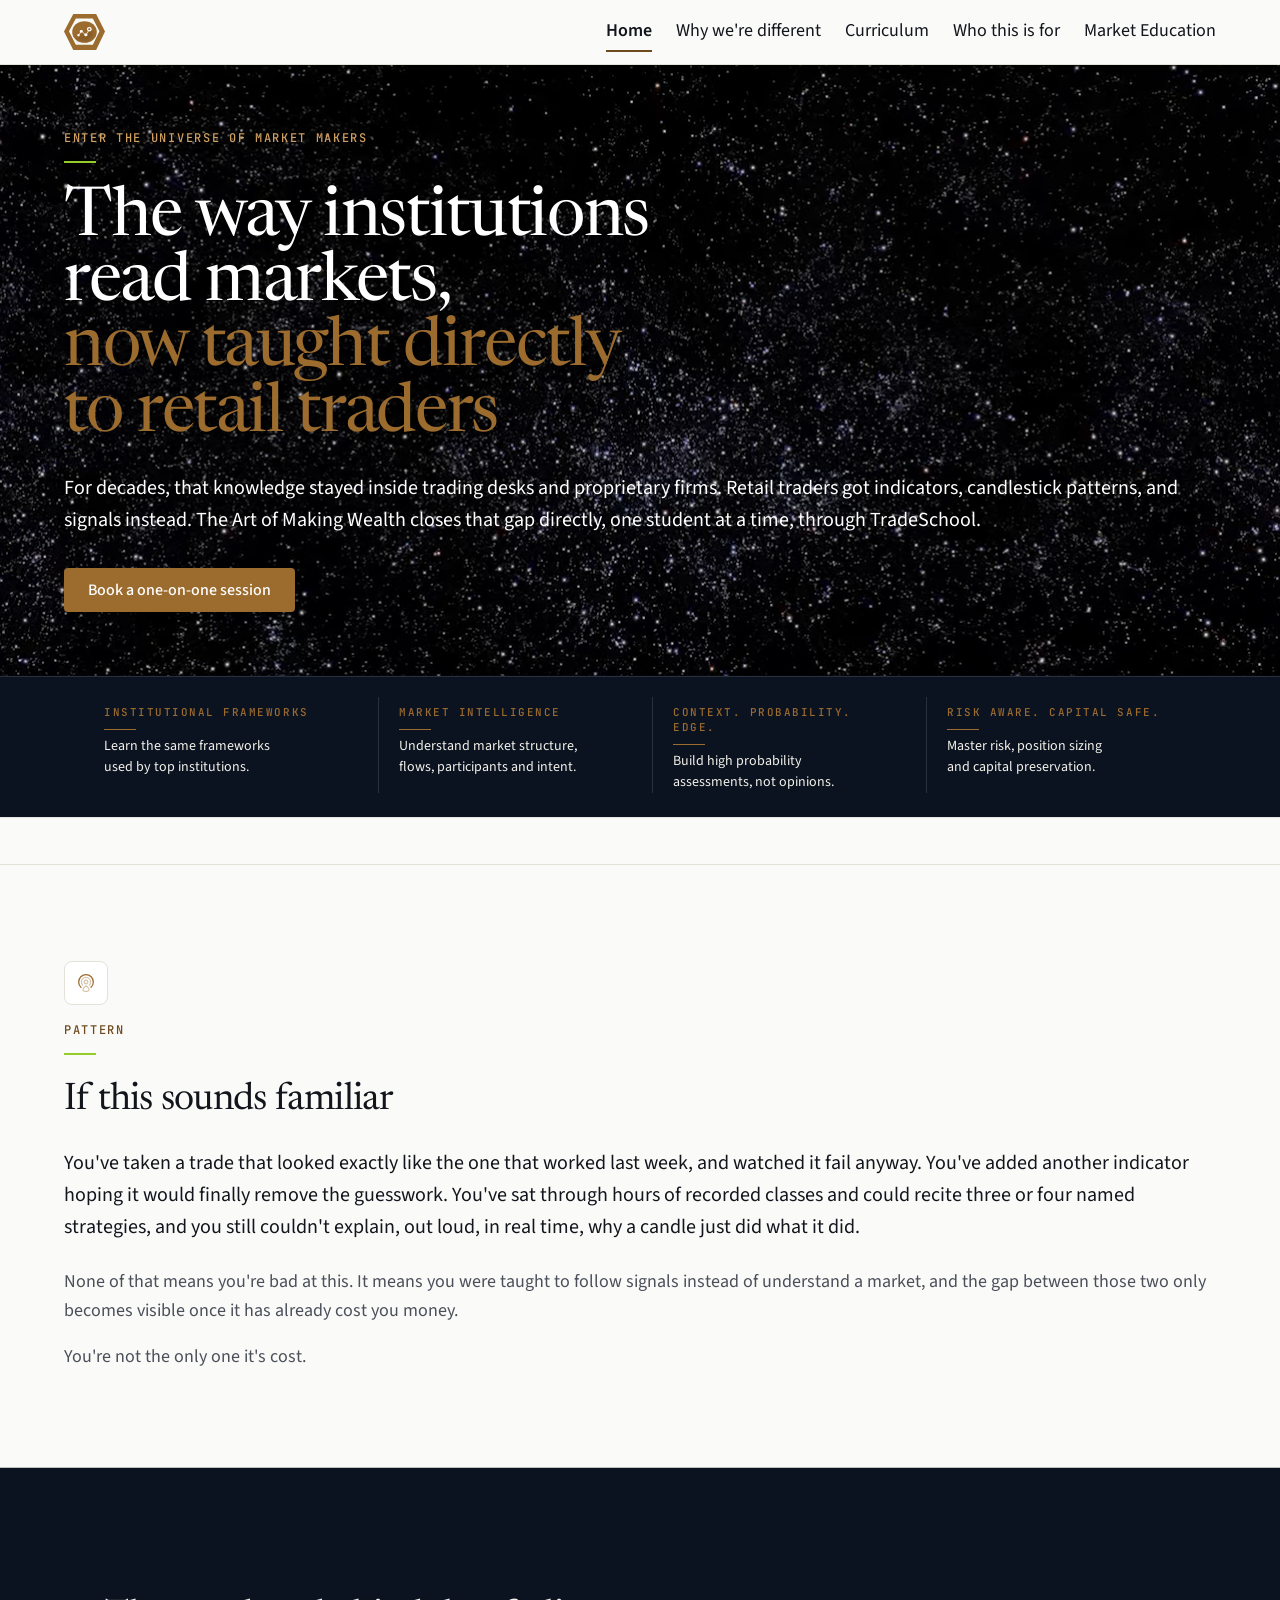
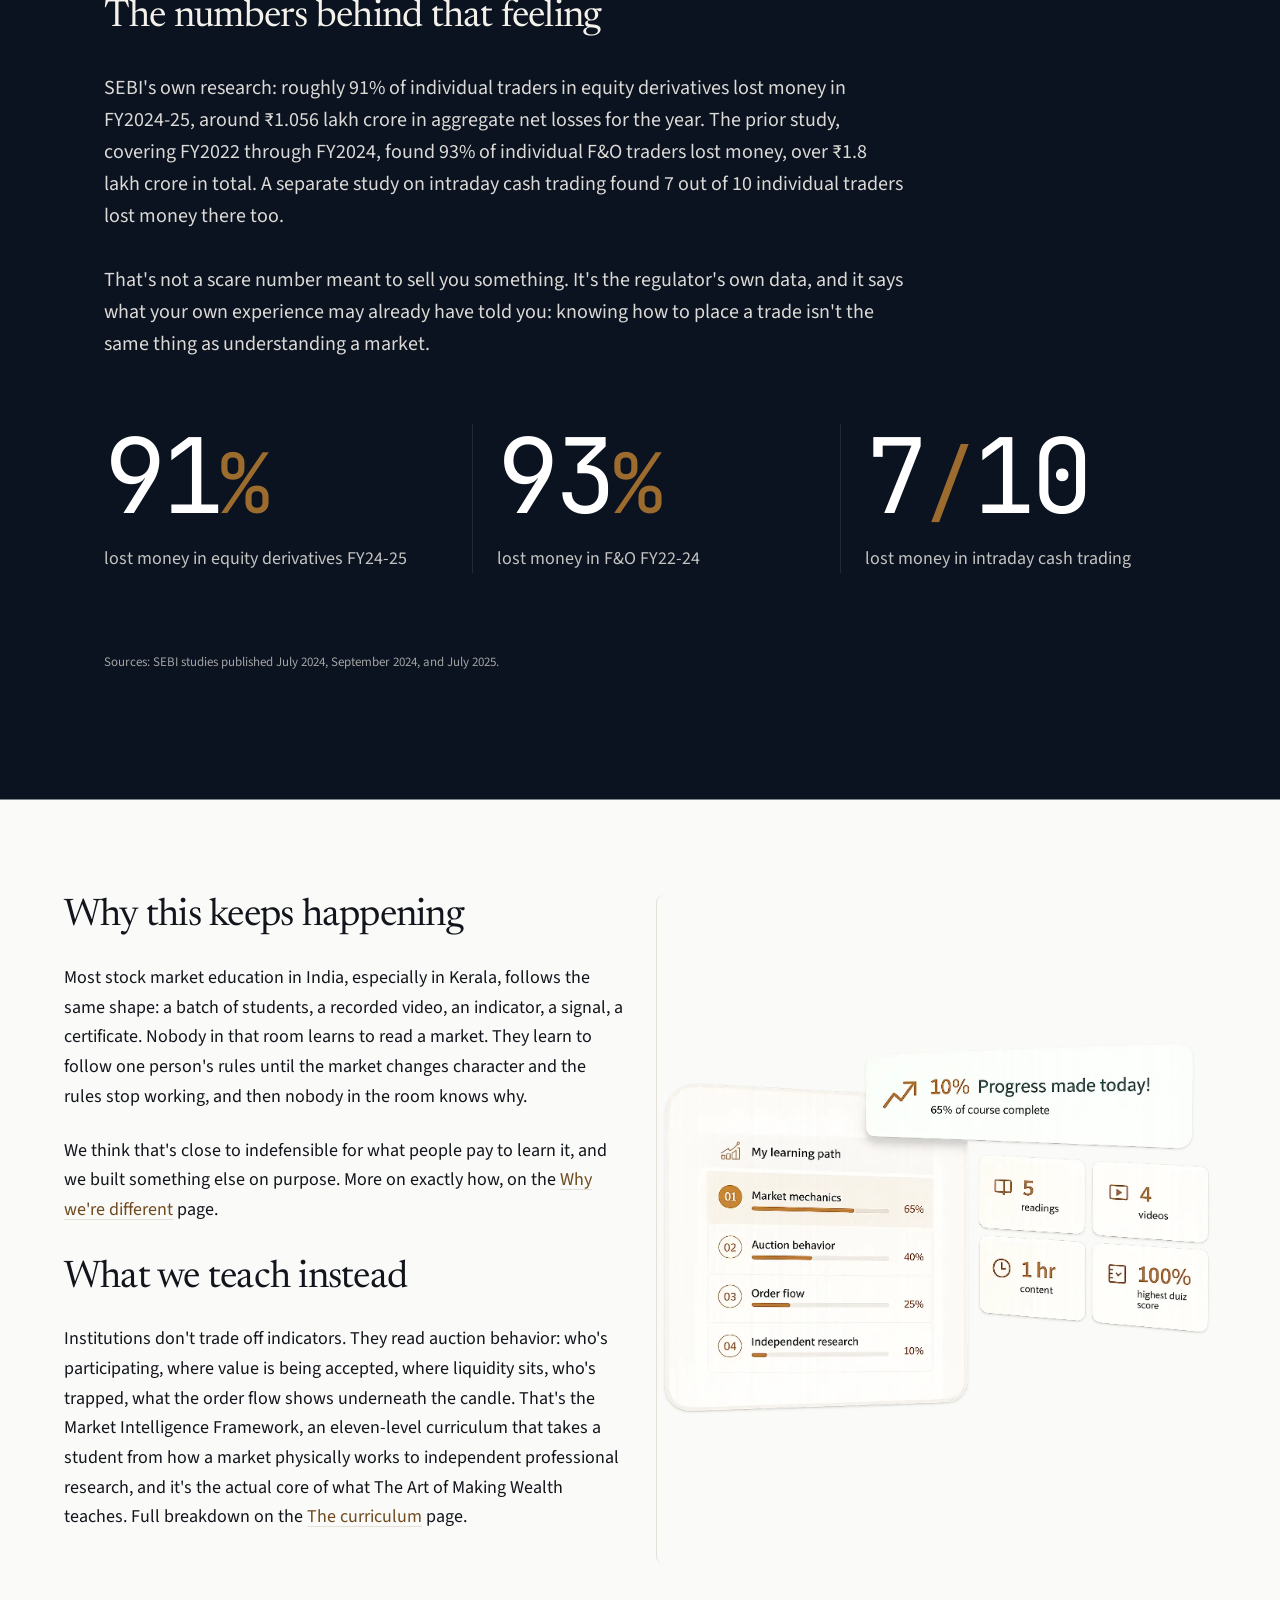
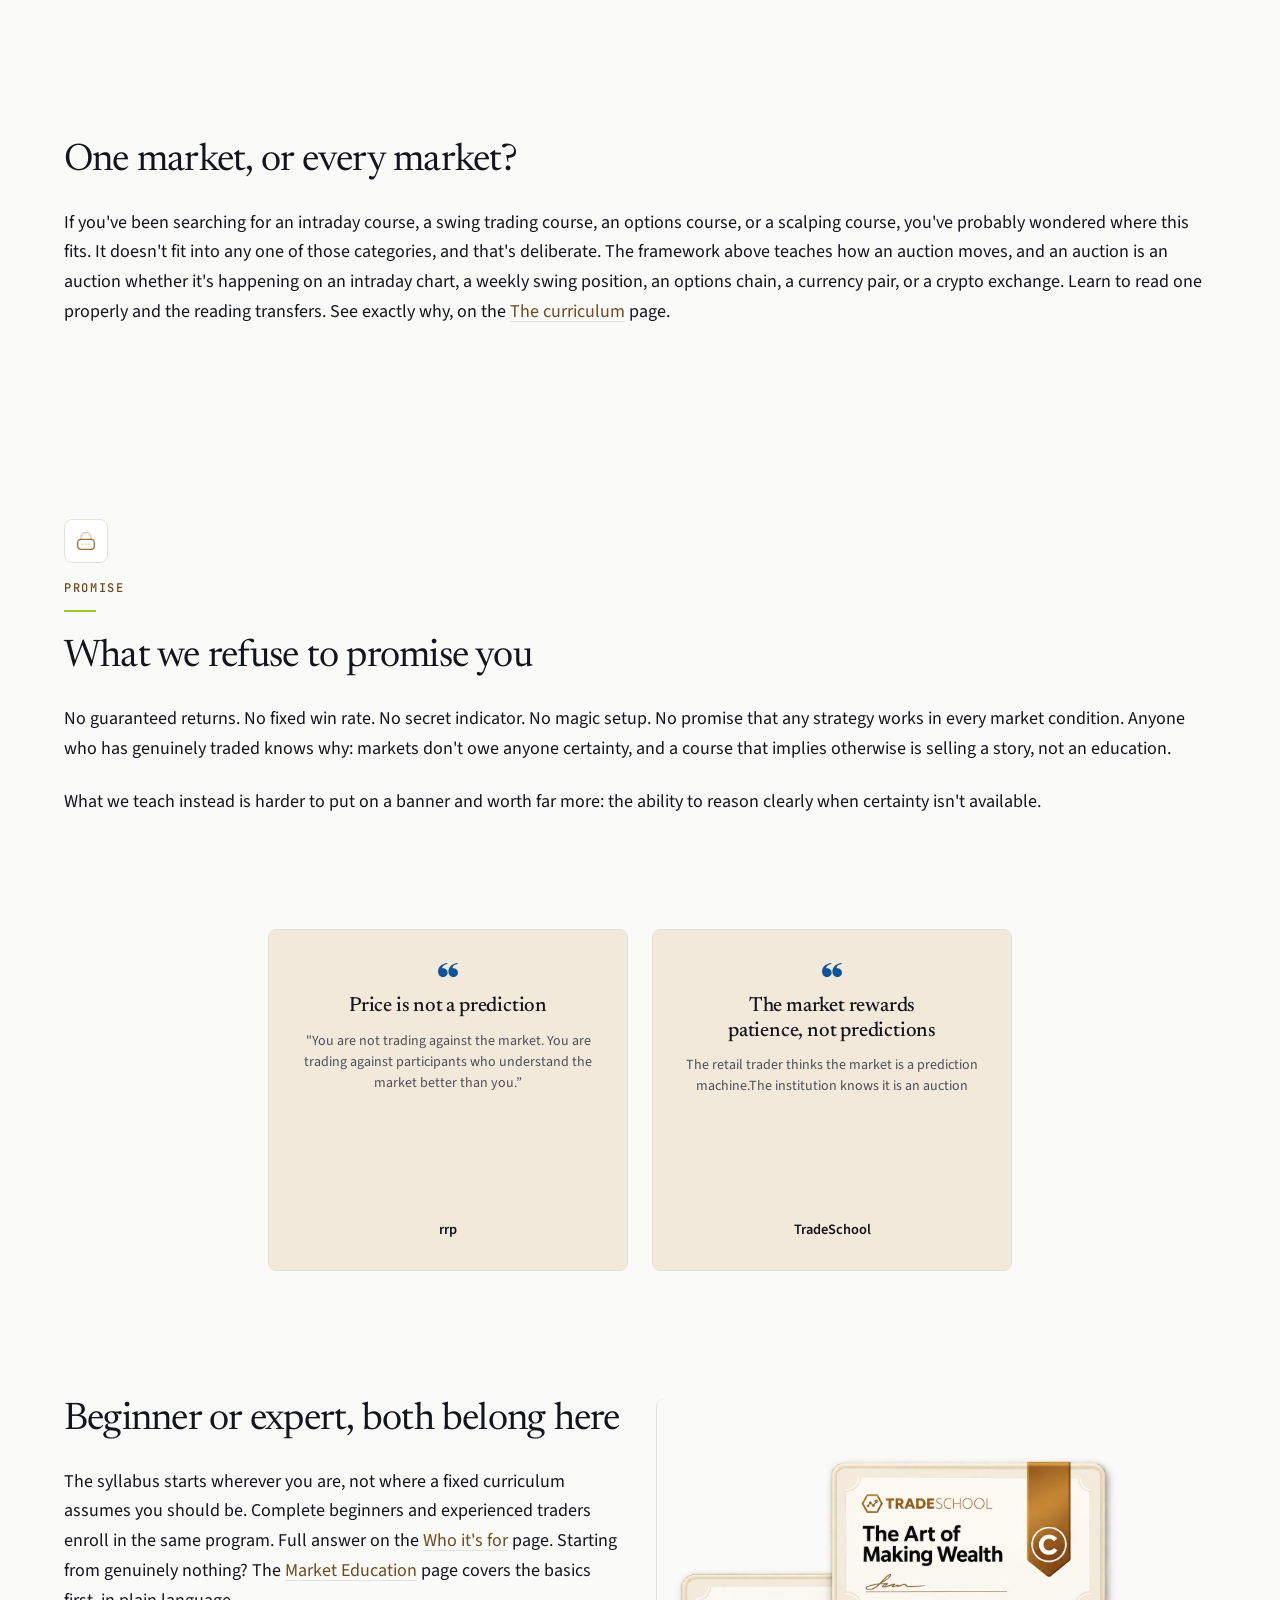
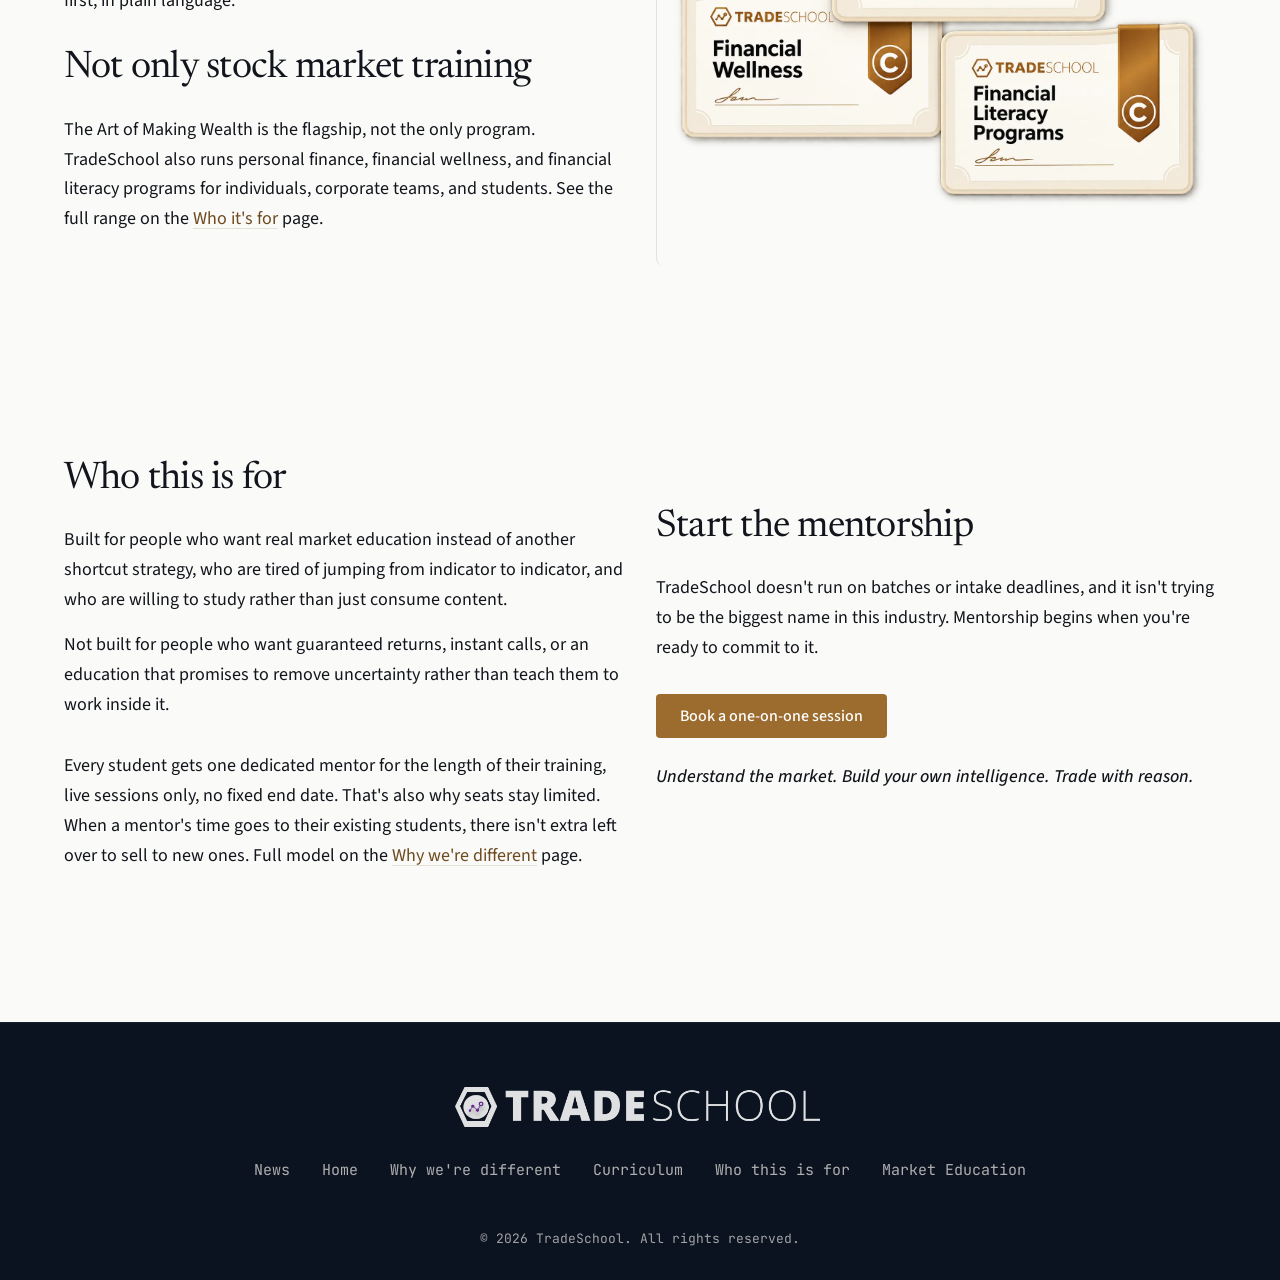
<file: index.html>
<!DOCTYPE html>
<html lang="en">

<head>
  <meta charset="UTF-8">
  <meta name="viewport" content="width=device-width, initial-scale=1.0">
  <title>TradeSchool | The way institutions read markets</title>
  <meta name="description"
    content="Institutional market education for retail traders: learn to read auction behavior and order flow through one-on-one mentorship at TradeSchool.">
  <link rel="icon"
    href="data:image/svg+xml,%3Csvg xmlns='http://www.w3.org/2000/svg' viewBox='0 0 64 64'%3E%3Crect width='64' height='64' rx='12' fill='%239C6B2E'/%3E%3Ctext x='32' y='44' font-family='Georgia,serif' font-size='36' fill='%23FAFAF8' text-anchor='middle'%3ET%3C/text%3E%3C/svg%3E">
  <link rel="preconnect" href="https://fonts.googleapis.com">
  <link rel="preconnect" href="https://fonts.gstatic.com" crossorigin>
  <link href="https://api.fontshare.com/v2/css?f[]=spline-sans@400,500,600&display=swap" rel="stylesheet">
  <link rel="stylesheet" href="css/styles.css">
  <link rel="stylesheet"
    href="https://fonts.googleapis.com/css2?family=Source+Sans+3:wght@400;500;600&family=Inter:wght@400;500;600&family=JetBrains+Mono:wght@400;500&family=Newsreader:ital,opsz,wght@0,6..72,400;0,6..72,500;1,6..72,400;1,6..72,500&display=swap">
</head>

<body>

  <!-- Navigation -->
  <header class="site-header">
    <div class="container nav-container">
      <a href="index.html" class="logo"><img src="assets/logo-header.svg" alt="TradeSchool" class="logo-header-img"></a>

      <nav class="desktop-nav">
        <a href="index.html" class="active">Home</a>
        <a href="why-were-different.html">Why we're different</a>
        <a href="curriculum.html">Curriculum</a>
        <a href="who-its-for.html">Who this is for</a>
        <a href="market-education.html">Market Education</a>
      </nav>

      <button id="mobile-menu-btn" class="mobile-menu-btn" aria-label="Open menu" aria-expanded="false">
        <svg width="24" height="24" viewBox="0 0 24 24" fill="none" xmlns="http://www.w3.org/2000/svg">
          <path d="M3 12H21M3 6H21M3 18H21" stroke-linecap="round" stroke-linejoin="round" />
        </svg>
      </button>
    </div>
  </header>

  <!-- Mobile Nav Overlay -->
  <nav id="mobile-nav-overlay" class="mobile-nav-overlay" aria-label="Mobile menu">
    <button id="mobile-close-btn" class="close-btn" aria-label="Close menu">
      <svg width="24" height="24" viewBox="0 0 24 24" fill="none" xmlns="http://www.w3.org/2000/svg">
        <path d="M18 6L6 18M6 6L18 18" stroke-linecap="round" stroke-linejoin="round" />
      </svg>
    </button>
    <a href="index.html" class="active">Home</a>
    <a href="why-were-different.html">Why we're different</a>
    <a href="curriculum.html">Curriculum</a>
    <a href="who-its-for.html">Who this is for</a>
    <a href="market-education.html">Market Education</a>
  </nav>

  <main>
    <!-- Hero Section — video background (full-screen) -->
    <section id="hero" class="section-hero hero hero--video">
      <div class="hero-video-wrap" aria-hidden="true">
        <video class="hero-bg-video" autoplay muted loop playsinline preload="auto" disablePictureInPicture>
          <source src="assets/hero-home.webm" type="video/webm">
          <source src="assets/hero-home.mp4" type="video/mp4">
        </video>
        <div class="hero-video-overlay"></div>
      </div>
      <div class="container hero-content">
        <span class="hero-shared__eyebrow eyebrow">ENTER THE UNIVERSE OF MARKET MAKERS</span>
        <div class="section-rule hero-shared__rule"></div>
        <h1 class="text-4xl mb-6 hero-shared__title">
          <span class="hero-shared__title--white">The way institutions</span><br>
          <span class="hero-shared__title--white">read markets,</span><br>
          <span class="hero-shared__title--accent">now taught directly<br>to retail traders</span>
        </h1>
        <p class="text-lg text-ink mb-8">For decades, that knowledge stayed inside trading desks and proprietary
          firms. Retail traders got indicators, candlestick patterns, and signals instead. The Art of Making Wealth
          closes
          that gap directly, one student at a time, through TradeSchool.</p>

        <a href="https://wa.me/919481369078" target="_blank" rel="noopener noreferrer" class="btn-primary">Book a
          one-on-one session</a>
      </div>
    </section>

    <!-- Hero Features Bar — extension of hero (identical 5 tabs as why) -->
    <section class="hero-features-bar full-bleed-section" aria-label="Key differentiators">
      <div class="hero-features-bar__inner full-bleed-content">
        <div class="hero-shared__features" role="list">
          <div class="hero-shared__feat" role="listitem"><span class="hero-shared__feat-kicker">INSTITUTIONAL
              FRAMEWORKS</span><span class="hero-shared__feat-value">Learn the same frameworks<br>used by top
              institutions.</span></div>
          <div class="hero-shared__feat" role="listitem"><span class="hero-shared__feat-kicker">MARKET
              INTELLIGENCE</span><span class="hero-shared__feat-value">Understand market structure,<br>flows,
              participants and intent.</span></div>
          <div class="hero-shared__feat" role="listitem"><span class="hero-shared__feat-kicker">CONTEXT. PROBABILITY.
              EDGE.</span><span class="hero-shared__feat-value">Build high probability<br>assessments, not
              opinions.</span></div>
          <div class="hero-shared__feat" role="listitem"><span class="hero-shared__feat-kicker">RISK AWARE. CAPITAL
              SAFE.</span><span class="hero-shared__feat-value">Master risk, position sizing<br>and capital
              preservation.</span></div>
        </div>
      </div>
    </section>

    <!-- TradingView Ticker Tape — full-bleed zero padding below hero -->
    <section class="ticker-tape ticker-tape--full-bleed" aria-label="Market ticker tape" role="region">
      <div class="ticker-tape__inner">
        <tv-ticker-tape
          symbols="FOREXCOM:SPXUSD,FOREXCOM:NSXUSD,FOREXCOM:DJI,FX:EURUSD,BITSTAMP:BTCUSD,BITSTAMP:ETHUSD,CMCMARKETS:GOLD"
          item-size="compact" transparent></tv-ticker-tape>
      </div>
    </section>
    <script type="module" src="https://widgets.tradingview-widget.com/w/en/tv-ticker-tape.js"></script>

    <!-- Sticky Mobile CTA Bar -->
    <div id="sticky-cta-bar" class="sticky-cta-bar">
      <a href="https://wa.me/919481369078" target="_blank" rel="noopener noreferrer" class="btn-primary">Book a
        one-on-one session</a>
    </div>

    <!-- If this sounds familiar -->
    <section class="section section--md container">
      <div class="section-icon mb-4" aria-hidden="true">
        <img src="assets/icon-lens.svg" alt="" class="section-icon-img" width="20" height="20" loading="lazy"
          decoding="async">
      </div>
      <span class="eyebrow">PATTERN</span>
      <div class="section-rule"></div>
      <h2 class="text-3xl mb-6">If this sounds familiar</h2>
      <p class="text-lg text-ink mb-6">You've taken a trade that looked exactly like the one that worked last week, and
        watched it fail anyway. You've added another indicator hoping it would finally remove the guesswork. You've sat
        through hours of recorded classes and could recite three or four named strategies, and you still couldn't
        explain, out loud, in real time, why a candle just did what it did.</p>
      <p class="text-base text-ink-muted">None of that means you're bad at this. It means you were taught to follow
        signals instead of understand a market, and the gap between those two only becomes visible once it has already
        cost you money.</p>
      <p class="text-base text-ink-muted mt-4">You're not the only one it's cost.</p>
    </section>

    <!-- The numbers behind that feeling (Stat Callout Block) -->
    <section class="stat-block full-bleed-section">
      <div class="full-bleed-content">
        <h2 class="text-3xl mb-8">The numbers behind that feeling</h2>

        <div class="stat-wrap">
          <p class="text-lg mb-8 stat-lead">SEBI's own research: roughly 91% of individual traders in equity derivatives
            lost money in FY2024-25, around ₹1.056 lakh crore in aggregate net losses for the year. The prior study,
            covering FY2022 through FY2024, found 93% of individual F&O traders lost money, over ₹1.8 lakh crore in
            total. A separate study on intraday cash trading found 7 out of 10 individual traders lost money there too.
          </p>

          <p class="text-lg mb-16 stat-lead">That's not a scare number meant to sell you something. It's the regulator's
            own data, and it says what your own experience may already have told you: knowing how to place a trade isn't
            the same thing as understanding a market.</p>
        </div>

        <div class="grid mb-12">
          <div class="lg-col-span-4 flex flex-col mb-8 stat-item">
            <span class="stat-figure">91<span class="percent">%</span></span>
            <span class="text-base stat-label">lost money in equity derivatives FY24-25</span>
          </div>
          <div class="lg-col-span-4 flex flex-col mb-8 stat-item">
            <span class="stat-figure">93<span class="percent">%</span></span>
            <span class="text-base stat-label">lost money in F&O FY22-24</span>
          </div>
          <div class="lg-col-span-4 flex flex-col mb-8 stat-item">
            <span class="stat-figure">7<span class="text-accent">/</span>10</span>
            <span class="text-base stat-label">lost money in intraday cash trading</span>
          </div>
        </div>

        <p class="text-xs mt-8 stat-sources">Sources: SEBI studies published July 2024, September 2024, and July 2025.
        </p>
      </div>
    </section>

    <!-- Why this keeps happening / What we teach instead -->
    <section class="section section--md container">
      <div class="grid">
        <div class="lg-col-span-6">
          <h2 class="text-3xl mb-6">Why this keeps happening</h2>
          <p class="text-base text-ink mb-6">Most stock market education in India, especially in Kerala, follows the
            same shape: a batch of students, a recorded video, an indicator, a signal, a certificate. Nobody in that
            room learns to read a market. They learn to follow one person's rules until the market changes character and
            the rules stop working, and then nobody in the room knows why.</p>
          <p class="text-base text-ink mb-8">We think that's close to indefensible for what people pay to learn it, and
            we built something else on purpose. More on exactly how, on the <a href="why-were-different.html">Why we're
              different</a> page.</p>

          <h2 class="text-3xl mb-6">What we teach instead</h2>
          <p class="text-base text-ink mb-8">Institutions don't trade off indicators. They read auction behavior: who's
            participating, where value is being accepted, where liquidity sits, who's trapped, what the order flow shows
            underneath the candle. That's the Market Intelligence Framework, an eleven-level curriculum that takes a
            student from how a market physically works to independent professional research, and it's the actual core of
            what The Art of Making Wealth teaches. Full breakdown on the <a href="curriculum.html">The curriculum</a>
            page.</p>
        </div>

        <!-- lg-col-start-8 intentionally omitted: it was an undefined no-op class and auto-placement already renders this column at cols 7-12. -->
        <div class="lg-col-span-6">
          <figure class="bg-canvas rounded-lg flex items-center justify-center grid-media diagram-figure">
            <img src="assets/diagram-eleven-levels.webp" alt="Eleven-level progression graphic" loading="lazy"
              decoding="async">
          </figure>
        </div>
      </div>
    </section>

    <!-- One market, or every market? -->
    <section class="section section--sm container">
      <h2 class="text-3xl mb-6">One market, or every market?</h2>
      <p class="text-base text-ink mb-8">If you've been searching for an intraday course, a swing trading course, an
        options course, or a scalping course, you've probably wondered where this fits. It doesn't fit into any one of
        those categories, and that's deliberate. The framework above teaches how an auction moves, and an auction is an
        auction whether it's happening on an intraday chart, a weekly swing position, an options chain, a currency pair,
        or a crypto exchange. Learn to read one properly and the reading transfers. See exactly why, on the <a
          href="curriculum.html">The curriculum</a> page.</p>
    </section>

    <!-- What we refuse to promise you -->
    <section class="section section--sm container">
      <div class="section-icon mb-4" aria-hidden="true">
        <img src="assets/icon-scale.svg" alt="" class="section-icon-img" width="20" height="20" loading="lazy"
          decoding="async">
      </div>
      <span class="eyebrow">PROMISE</span>
      <div class="section-rule"></div>
      <h2 class="text-3xl mb-6">What we refuse to promise you</h2>
      <p class="text-base text-ink mb-6">No guaranteed returns. No fixed win rate. No secret indicator. No magic setup.
        No promise that any strategy works in every market condition. Anyone who has genuinely traded knows why: markets
        don't owe anyone certainty, and a course that implies otherwise is selling a story, not an education.</p>
      <p class="text-base text-ink">What we teach instead is harder to put on a banner and worth far more: the ability
        to reason clearly when certainty isn't available.</p>
    </section>

    <!-- Quote Cards — reusable FT-inspired, Tier-1 corporate, 1.05:1 slightly rect, 2 cards -->
    <section class="section container quote-section" aria-label="Quotes">
      <div class="quote-grid">
        <article class="quote-card">
          <span class="quote-card__mark icon icon--opinion icon--scale-3" aria-hidden="true"><span
              class="o3-visually-hidden">opinion content.&nbsp;</span></span>
          <h3 class="quote-card__header">Price is not a prediction</h3>
          <p class="quote-card__body">"You are not trading against the market. You are trading against participants who
            understand the market better than you.”</p>
          <span class="quote-card__author">rrp</span>
        </article>
        <article class="quote-card">
          <span class="quote-card__mark icon icon--opinion icon--scale-3" aria-hidden="true"><span
              class="o3-visually-hidden">opinion content.&nbsp;</span></span>
          <h3 class="quote-card__header">The market rewards patience, not predictions</h3>
          <p class="quote-card__body">The retail trader thinks the market is a prediction machine.The institution knows
            it
            is an auction
          </p>
          <span class="quote-card__author">TradeSchool</span>
        </article>
      </div>
    </section>

    <!-- Beginner or expert, both belong here / Not only stock market training -->
    <section class="section section--md container">
      <div class="grid">
        <div class="lg-col-span-6">
          <h2 class="text-3xl mb-6">Beginner or expert, both belong here</h2>
          <p class="text-base text-ink mb-8">The syllabus starts wherever you are, not where a fixed curriculum assumes
            you should be. Complete beginners and experienced traders enroll in the same program. Full answer on the <a
              href="who-its-for.html">Who it's for</a> page. Starting from genuinely nothing? The <a
              href="market-education.html">Market Education</a> page covers the basics first, in plain language.</p>

          <h2 class="text-3xl mb-6">Not only stock market training</h2>
          <p class="text-base text-ink mb-8">The Art of Making Wealth is the flagship, not the only program. TradeSchool
            also runs personal finance, financial wellness, and financial literacy programs for individuals, corporate
            teams, and students. See the full range on the <a href="who-its-for.html">Who it's for</a> page.</p>
        </div>
        <div class="lg-col-span-6">
          <figure class="bg-canvas rounded-lg flex items-center justify-center grid-media diagram-figure">
            <img src="assets/programs-overview.webp" alt="TradeSchool programs overview" loading="lazy"
              decoding="async">
          </figure>
        </div>
      </div>
    </section>

    <!-- Who this is for / Start the mentorship -->
    <section class="section section--md container bg-canvas">
      <div class="grid">
        <div class="lg-col-span-6">
          <h2 class="text-3xl mb-6">Who this is for</h2>
          <p class="text-base text-ink mb-4">Built for people who want real market education instead of another shortcut
            strategy, who are tired of jumping from indicator to indicator, and who are willing to study rather than
            just consume content.</p>
          <p class="text-base text-ink mb-8">Not built for people who want guaranteed returns, instant calls, or an
            education that promises to remove uncertainty rather than teach them to work inside it.</p>

          <p class="text-base text-ink">Every student gets one dedicated mentor for the length of their training, live
            sessions only, no fixed end date. That's also why seats stay limited. When a mentor's time goes to their
            existing students, there isn't extra left over to sell to new ones. Full model on the <a
              href="why-were-different.html">Why we're different</a> page.</p>
        </div>

        <!-- lg-col-start-8 / lg-mt-0 intentionally omitted: both were undefined no-op classes; mt-12 applies at all widths exactly as before. -->
        <div class="lg-col-span-6 mt-12">
          <h2 class="text-3xl mb-6">Start the mentorship</h2>
          <p class="text-base text-ink mb-8">TradeSchool doesn't run on batches or intake deadlines, and it isn't trying
            to be the biggest name in this industry. Mentorship begins when you're ready to commit to it.</p>

          <a href="https://wa.me/919481369078" target="_blank" rel="noopener noreferrer" class="btn-primary mb-6">Book a
            one-on-one session</a>
          <blockquote class="text-base text-ink pull-quote">Understand the market. Build your own intelligence. Trade
            with reason.</blockquote>
        </div>
      </div>
    </section>
  </main>

  <footer class="bg-anchor site-footer">
    <div class="container flex flex-col items-center">
      <a href="index.html" class="footer-logo mb-8">
        <img src="assets/logo.png" alt="TradeSchool Logo" class="footer-logo-img">
      </a>
      <nav class="flex items-center justify-center gap-8 mb-12 footer-nav">
        <a href="https://www.ft.com/news-feed" target="_blank" rel="noopener noreferrer"
          class="text-anchor no-underline text-sm font-mono footer-link">News</a>
        <a href="index.html" class="text-anchor no-underline text-sm font-mono footer-link">Home</a>
        <a href="why-were-different.html" class="text-anchor no-underline text-sm font-mono footer-link">Why we're
          different</a>
        <a href="curriculum.html" class="text-anchor no-underline text-sm font-mono footer-link">Curriculum</a>
        <a href="who-its-for.html" class="text-anchor no-underline text-sm font-mono footer-link">Who this is for</a>
        <a href="market-education.html" class="text-anchor no-underline text-sm font-mono footer-link">Market
          Education</a>
      </nav>
      <p class="text-xs font-mono footer-copyright">&copy; 2026 TradeSchool. All rights reserved.</p>
    </div>
  </footer>

  <script src="js/scripts.js"></script>
</body>

</html>
</file>
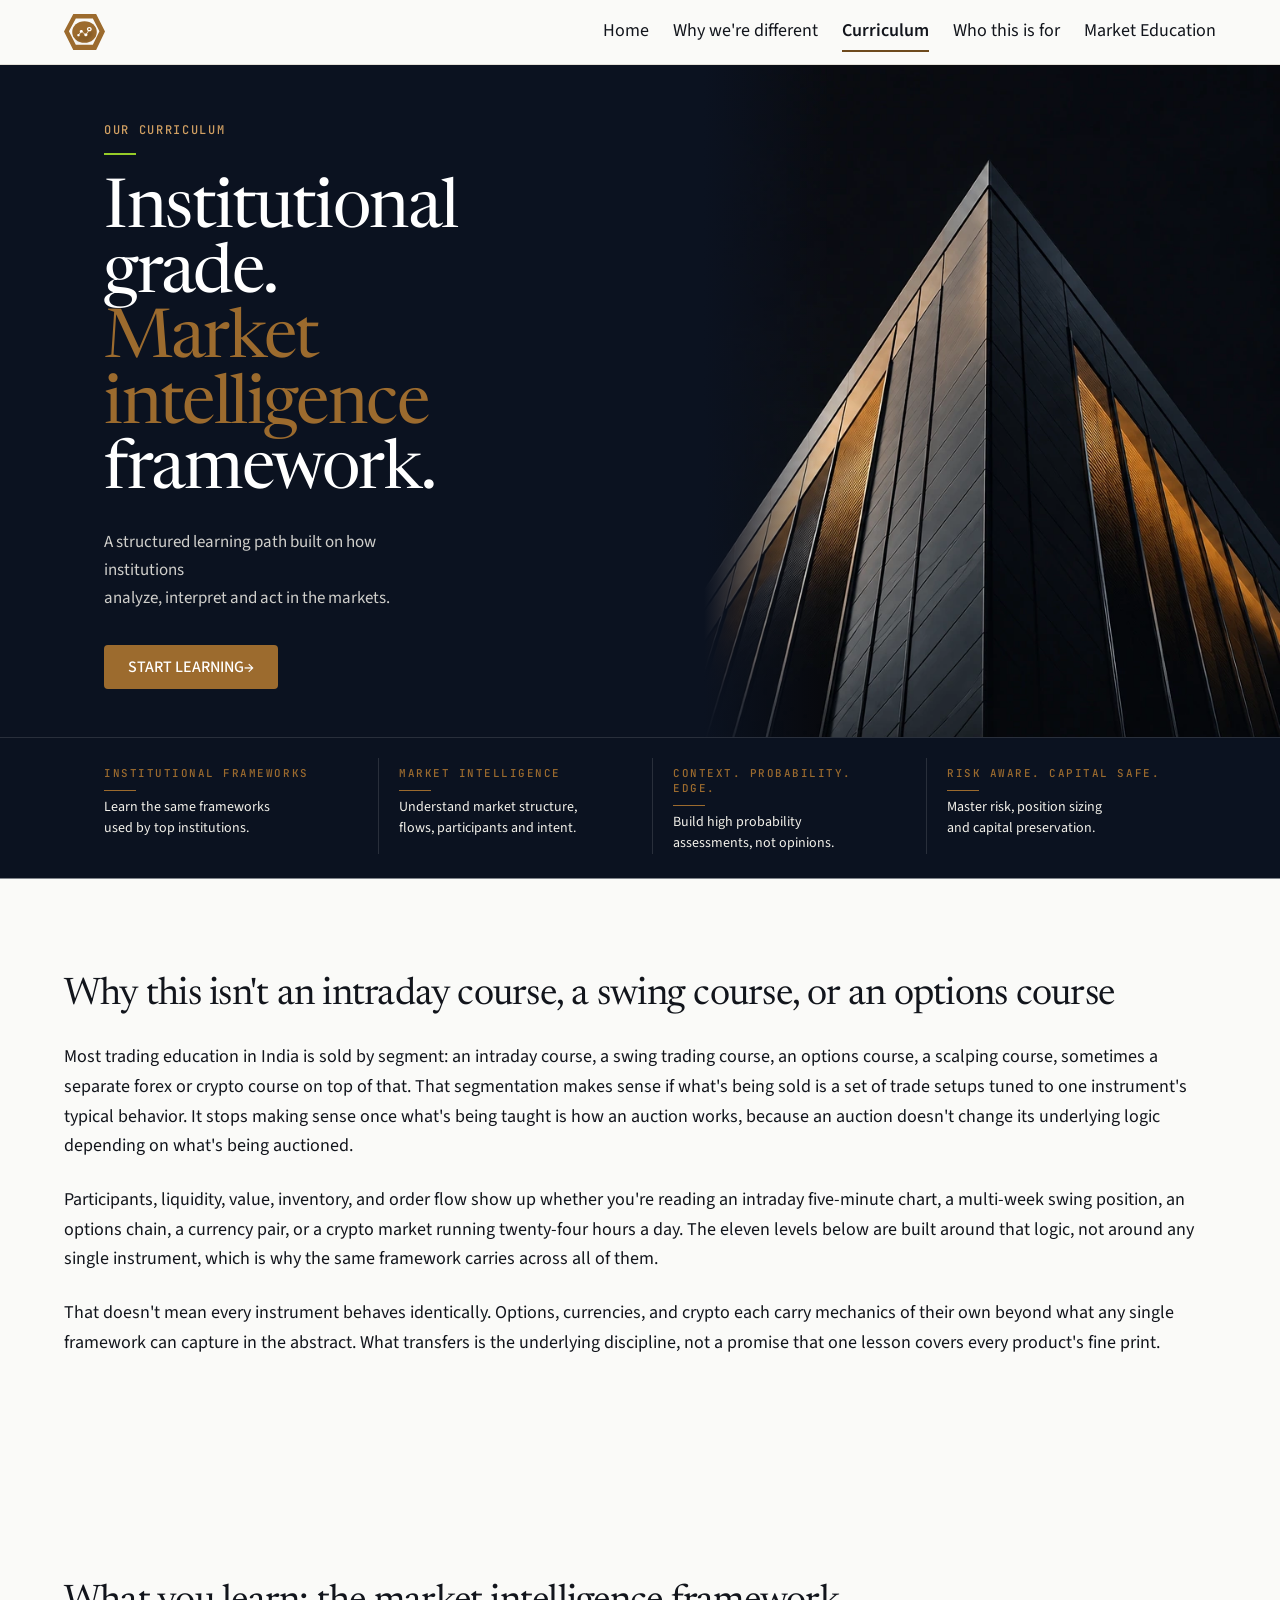
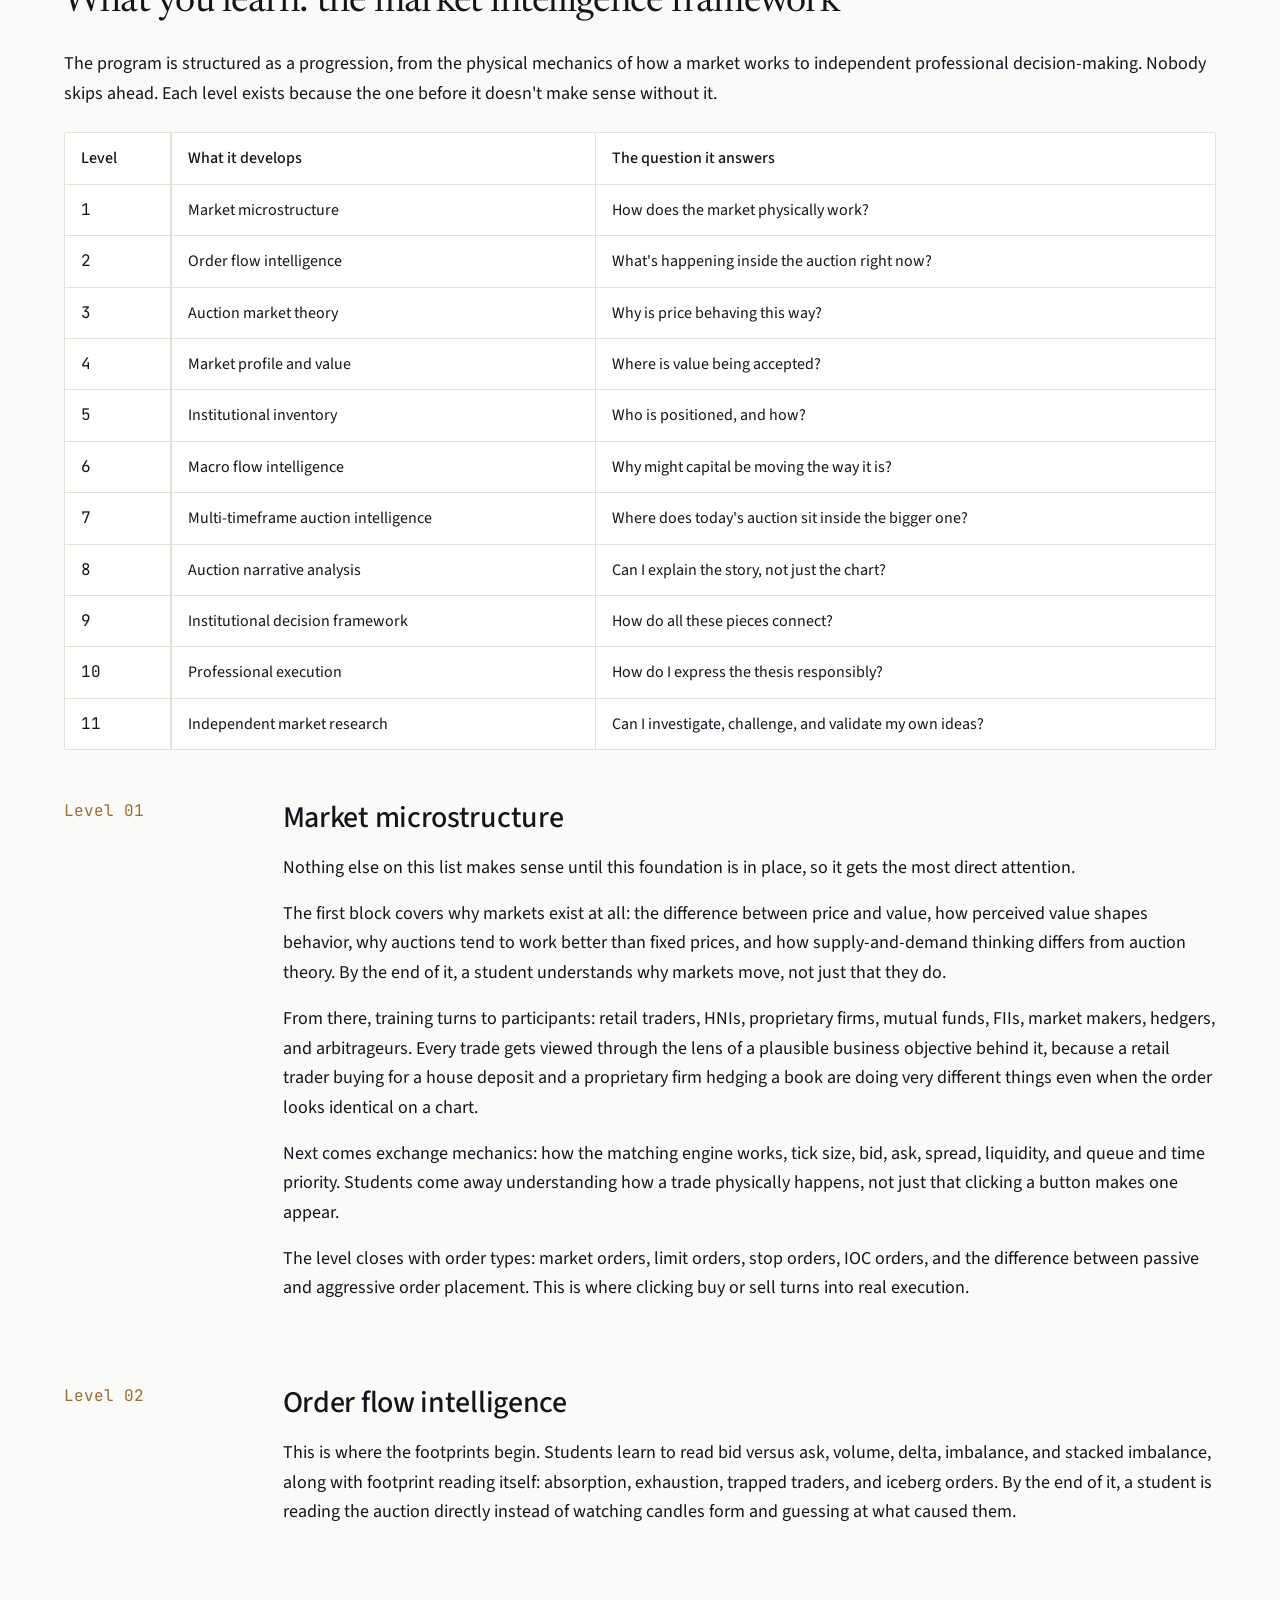
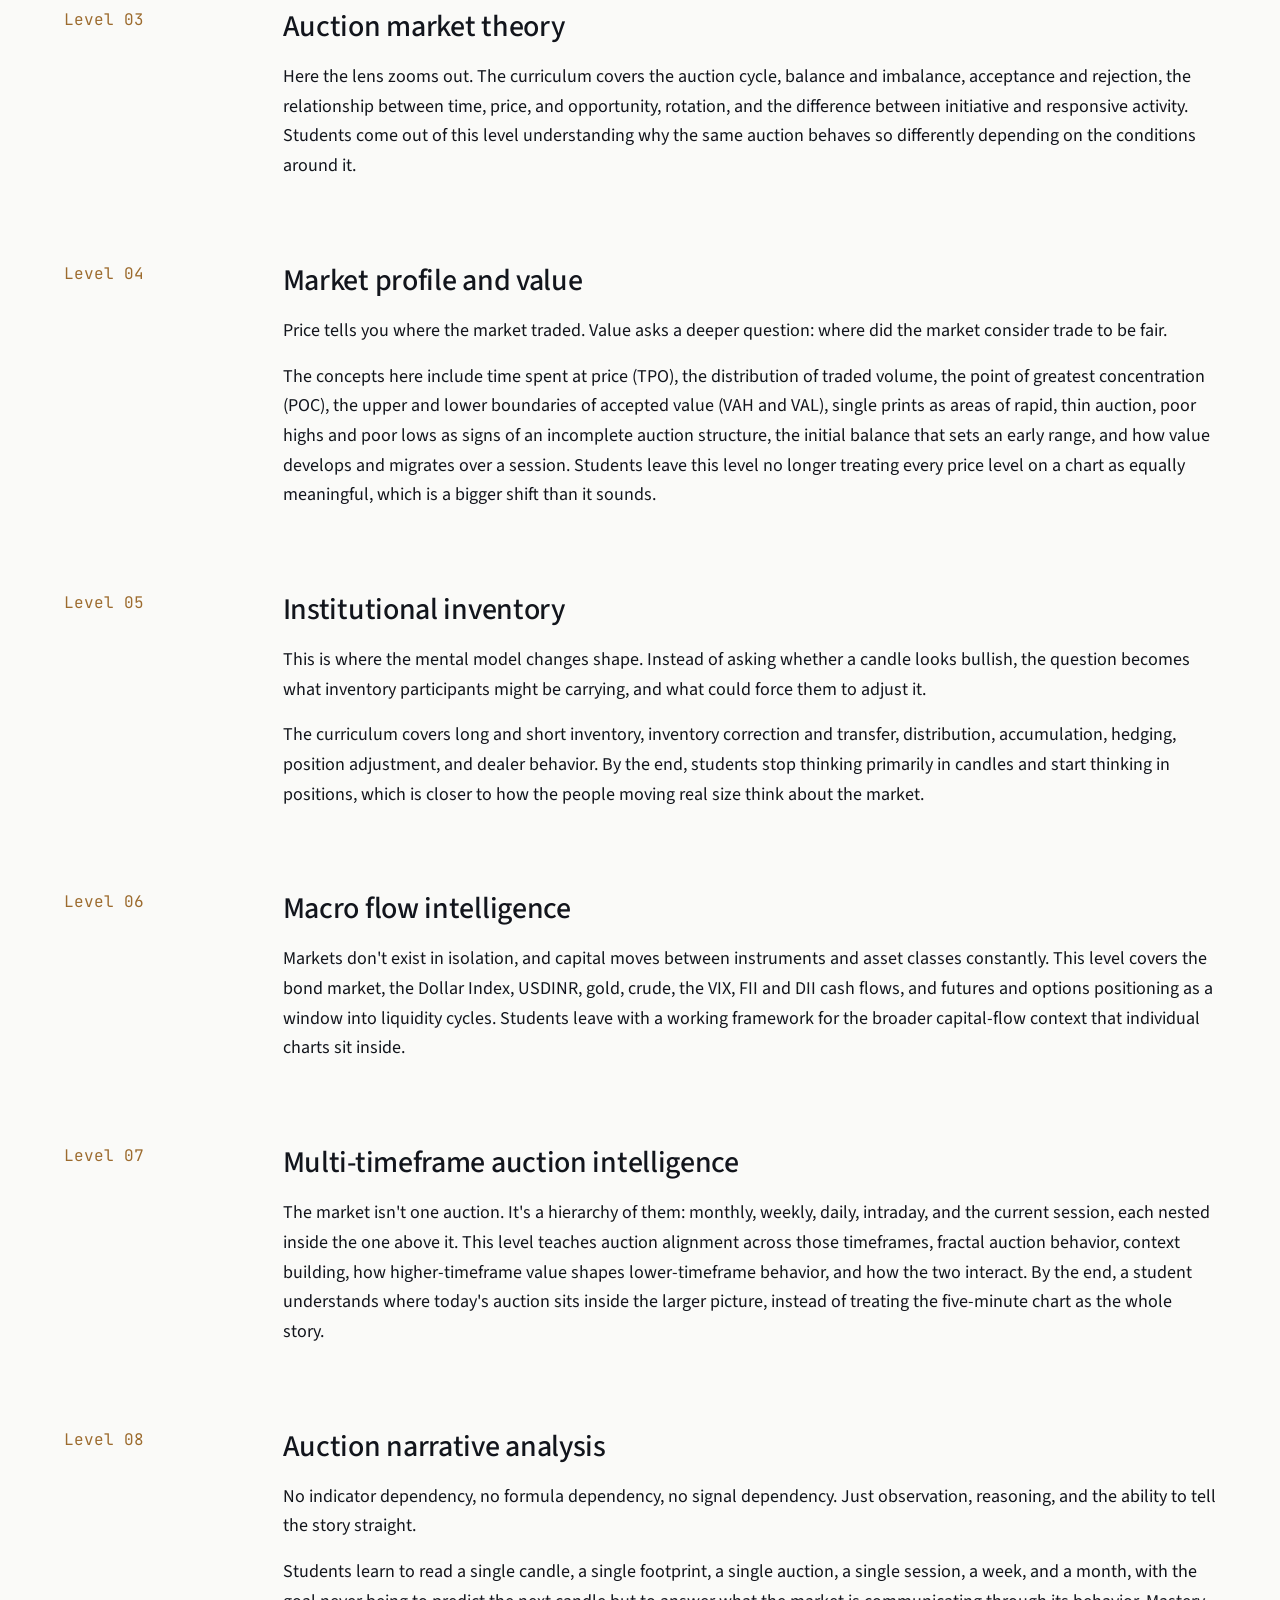
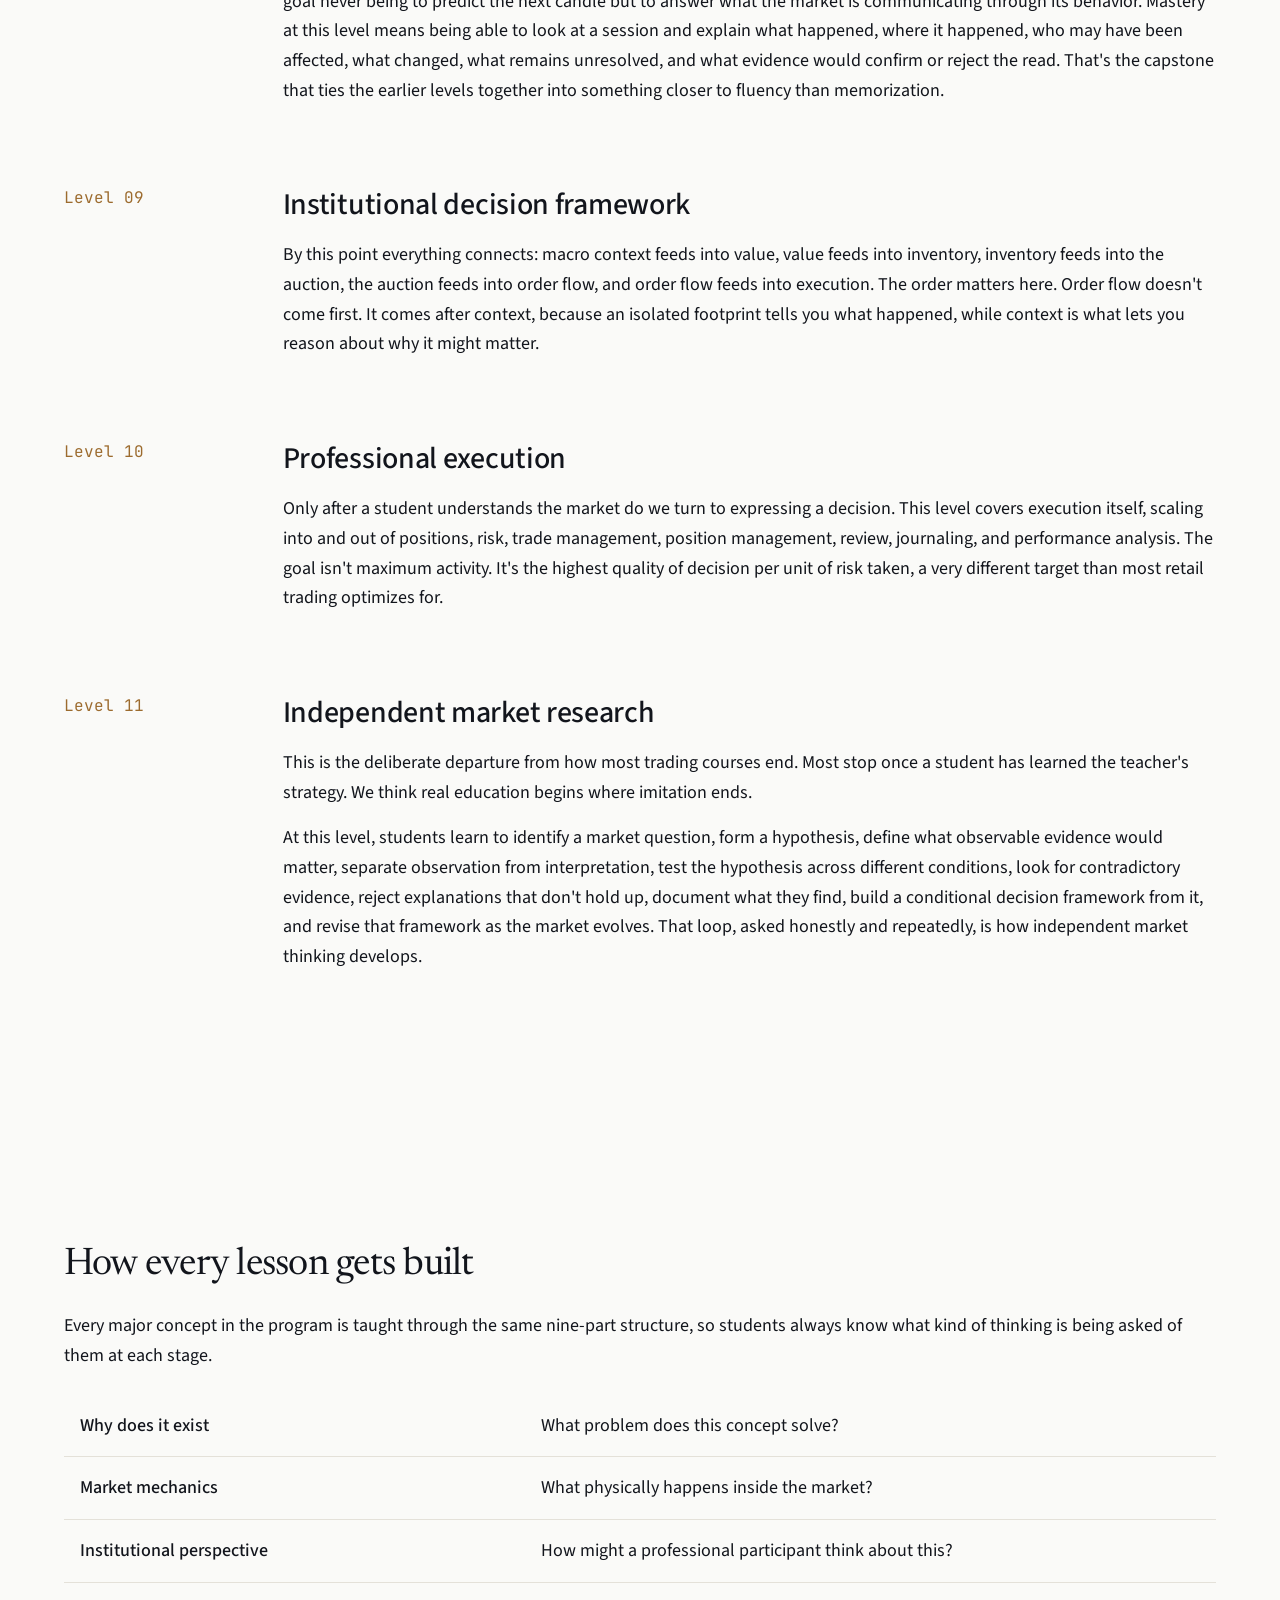
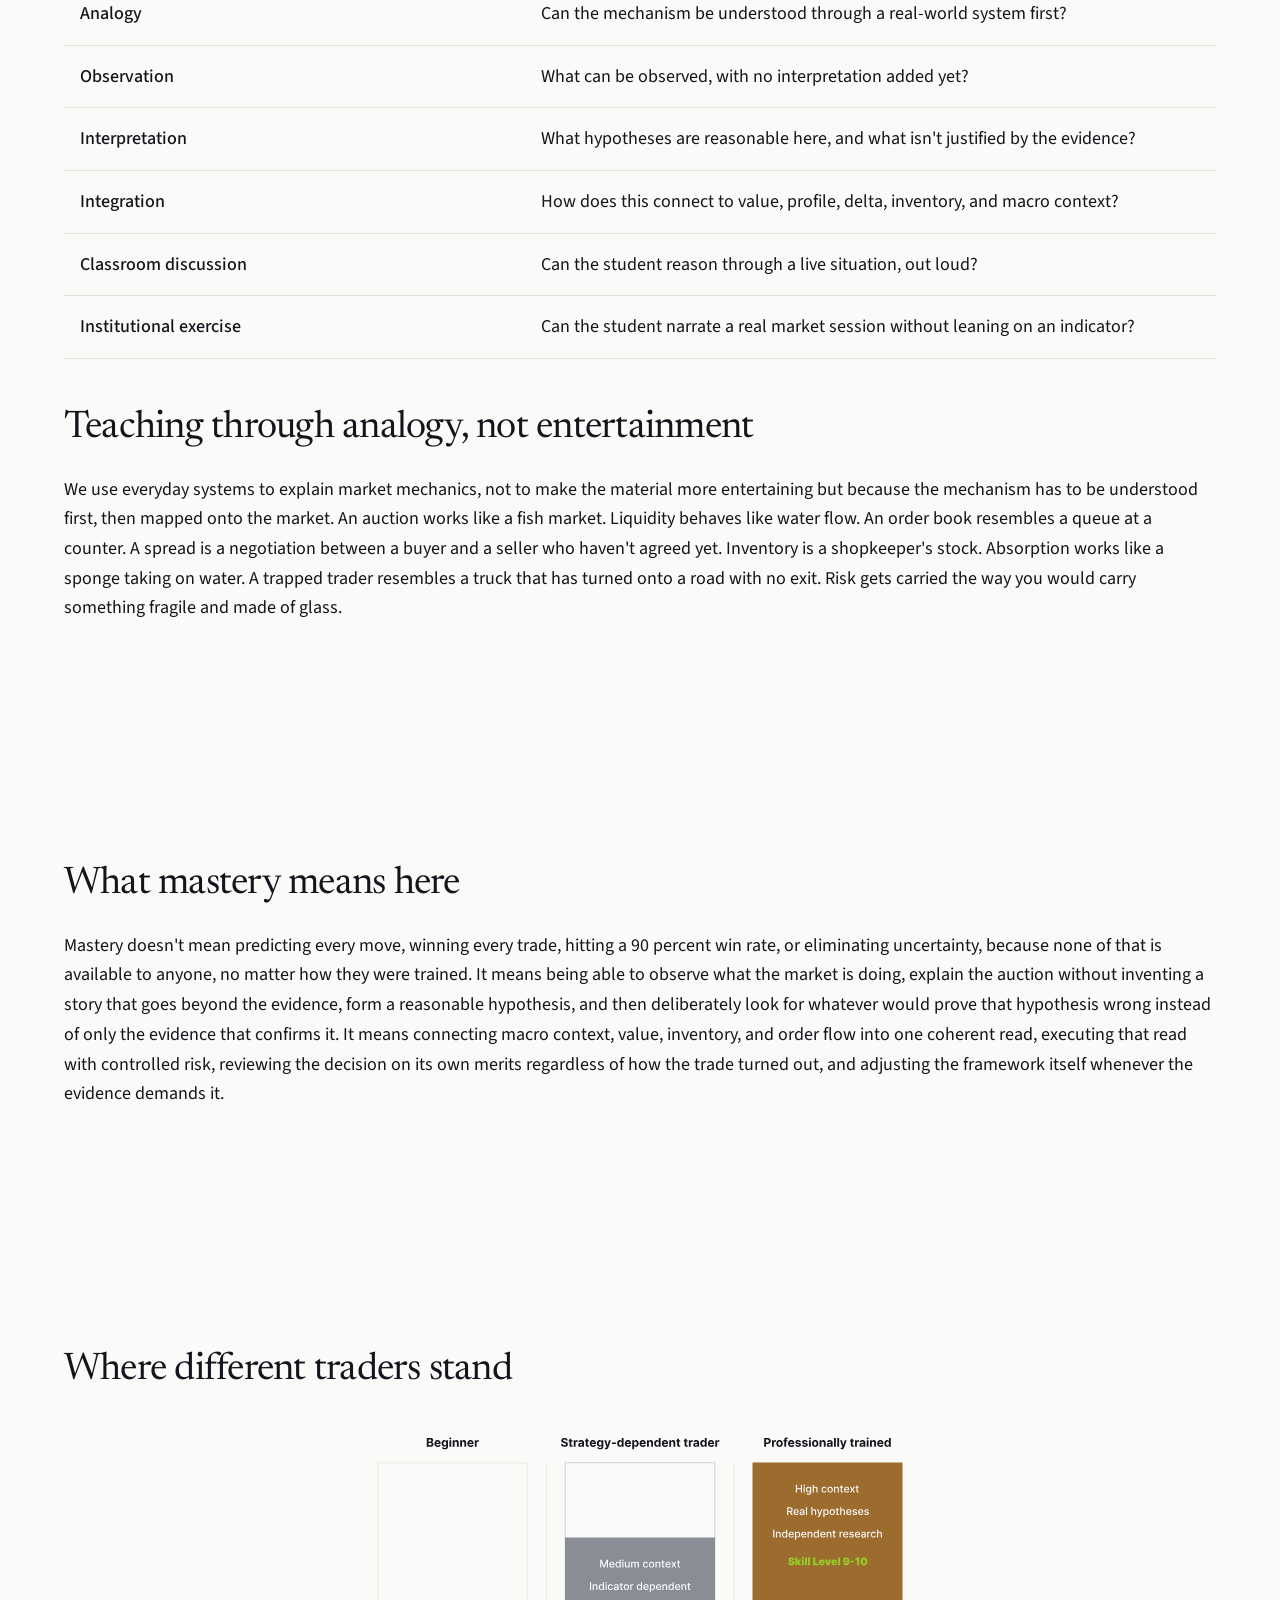
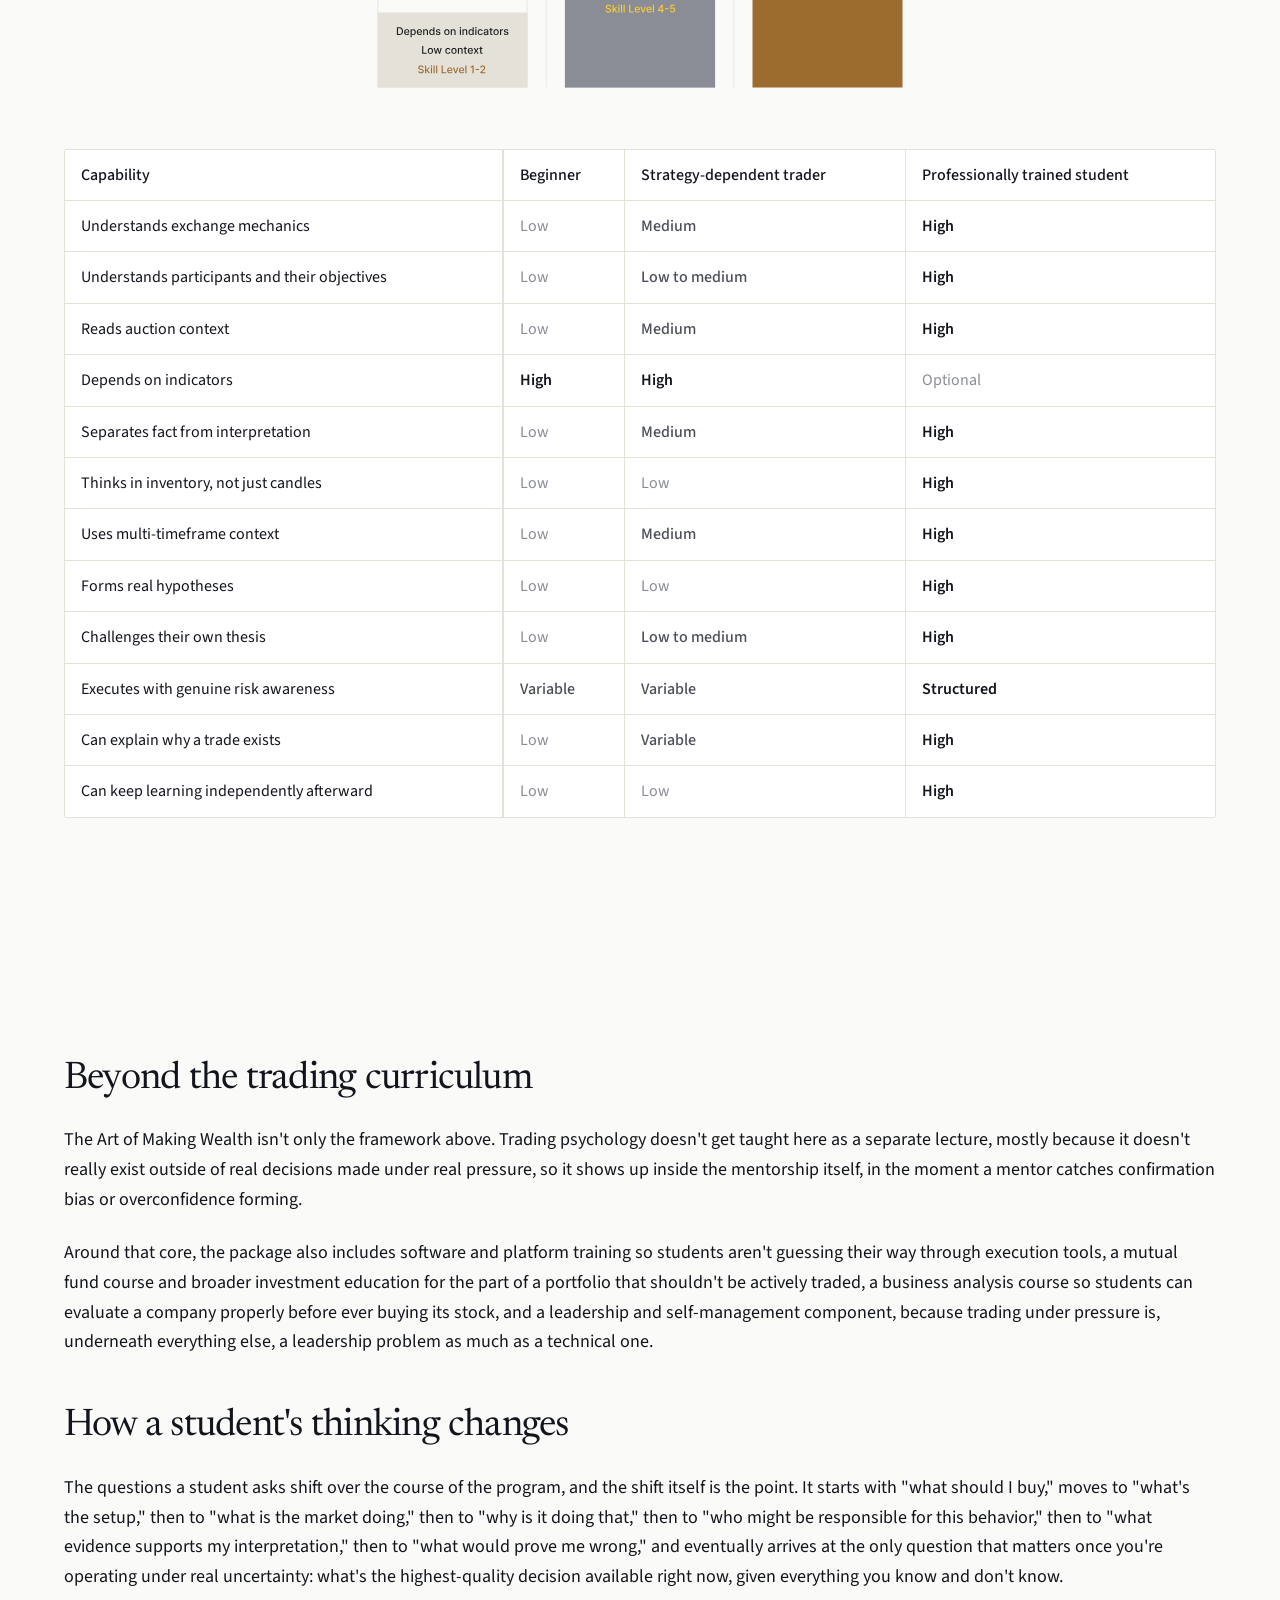
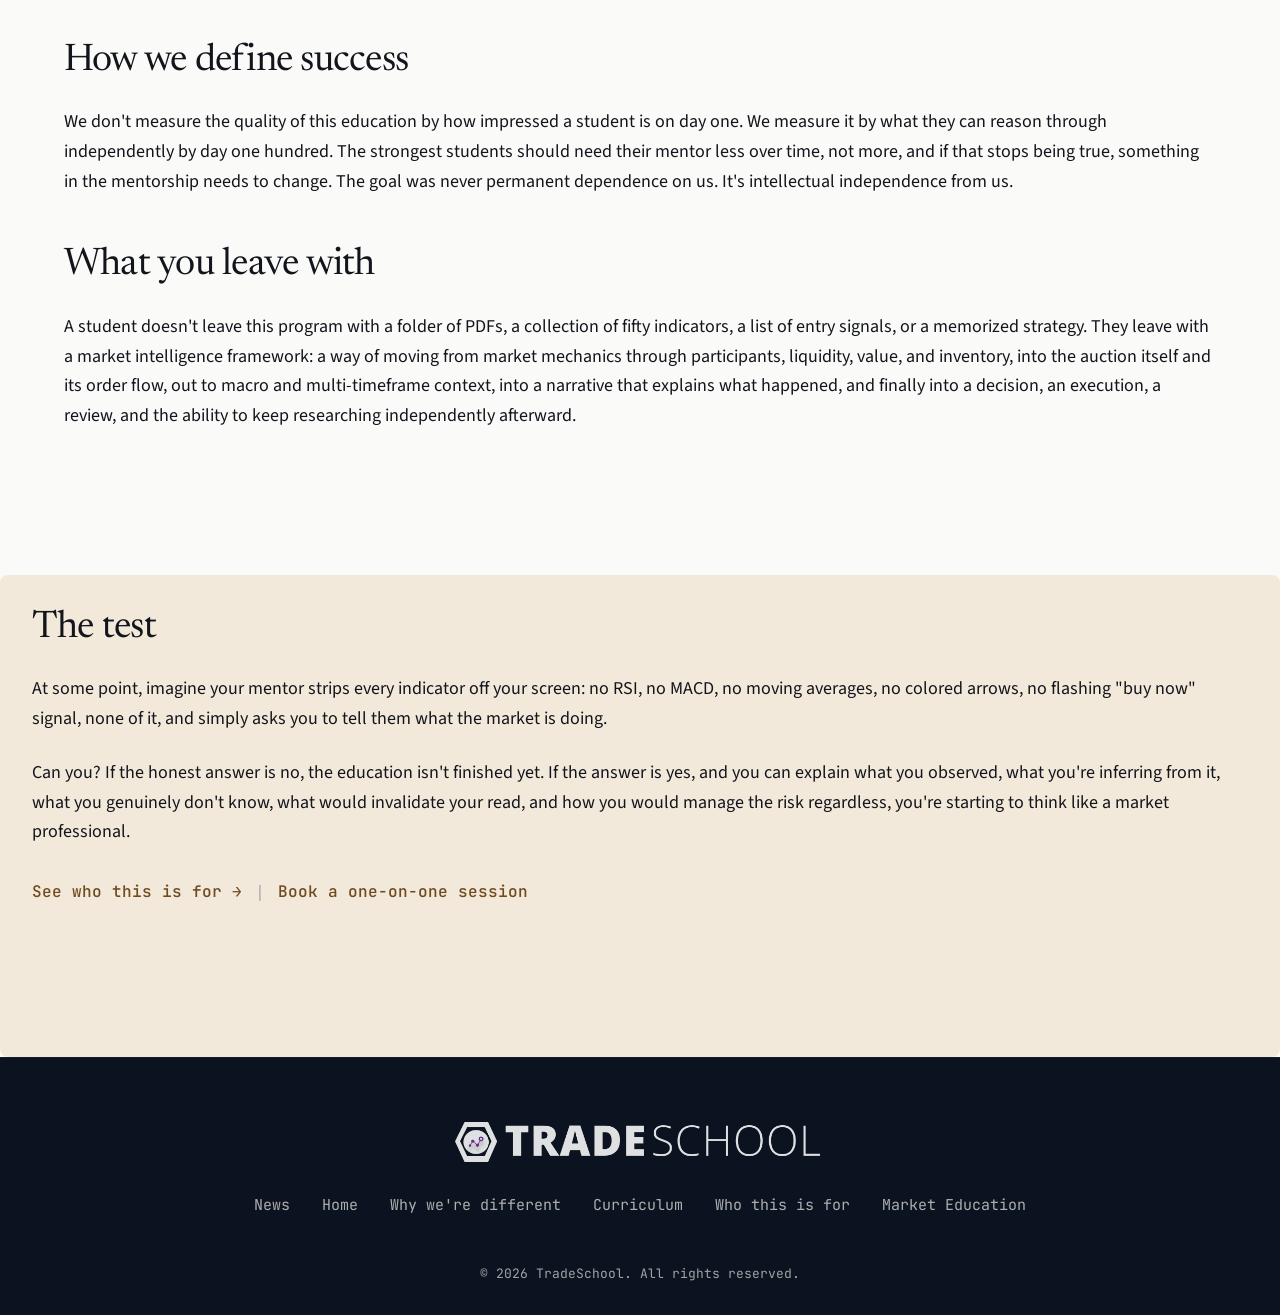
<file: curriculum.html>
<!DOCTYPE html>
<html lang="en">

<head>
  <meta charset="UTF-8">
  <meta name="viewport" content="width=device-width, initial-scale=1.0">
  <title>The Curriculum | TradeSchool</title>
  <meta name="description"
    content="The Market Intelligence Framework: an eleven-level curriculum from how a market physically works to independent professional research.">
  <link rel="icon"
    href="data:image/svg+xml,%3Csvg xmlns='http://www.w3.org/2000/svg' viewBox='0 0 64 64'%3E%3Crect width='64' height='64' rx='12' fill='%239C6B2E'/%3E%3Ctext x='32' y='44' font-family='Georgia,serif' font-size='36' fill='%23FAFAF8' text-anchor='middle'%3ET%3C/text%3E%3C/svg%3E">
  <link rel="preconnect" href="https://fonts.googleapis.com">
  <link rel="preconnect" href="https://fonts.gstatic.com" crossorigin>
  <link href="https://api.fontshare.com/v2/css?f[]=spline-sans@400,500,600&display=swap" rel="stylesheet">
  <link rel="stylesheet" href="css/styles.css">
  <link rel="stylesheet"
    href="https://fonts.googleapis.com/css2?family=Source+Sans+3:wght@400;500;600&family=Inter:wght@400;500;600&family=JetBrains+Mono:wght@400;500&family=Newsreader:ital,opsz,wght@0,6..72,400;0,6..72,500;1,6..72,400;1,6..72,500&display=swap">
</head>

<body>

  <!-- Navigation -->
  <header class="site-header">
    <div class="container nav-container">
      <a href="index.html" class="logo"><img src="assets/logo-header.svg" alt="TradeSchool" class="logo-header-img"></a>

      <nav class="desktop-nav">
        <a href="index.html">Home</a>
        <a href="why-were-different.html">Why we're different</a>
        <a href="curriculum.html" class="active">Curriculum</a>
        <a href="who-its-for.html">Who this is for</a>
        <a href="market-education.html">Market Education</a>
      </nav>

      <button id="mobile-menu-btn" class="mobile-menu-btn" aria-label="Open menu" aria-expanded="false">
        <svg width="24" height="24" viewBox="0 0 24 24" fill="none" xmlns="http://www.w3.org/2000/svg">
          <path d="M3 12H21M3 6H21M3 18H21" stroke-linecap="round" stroke-linejoin="round" />
        </svg>
      </button>
    </div>
  </header>

  <!-- Mobile Nav Overlay -->
  <nav id="mobile-nav-overlay" class="mobile-nav-overlay" aria-label="Mobile menu">
    <button id="mobile-close-btn" class="close-btn" aria-label="Close menu">
      <svg width="24" height="24" viewBox="0 0 24 24" fill="none" xmlns="http://www.w3.org/2000/svg">
        <path d="M18 6L6 18M6 6L18 18" stroke-linecap="round" stroke-linejoin="round" />
      </svg>
    </button>
    <a href="index.html">Home</a>
    <a href="why-were-different.html">Why we're different</a>
    <a href="curriculum.html" class="active">Curriculum</a>
    <a href="who-its-for.html">Who this is for</a>
    <a href="market-education.html">Market Education</a>
  </nav>

  <main>
    <!-- Hero — Shared reusable clone (isolated per page) -->
    <section id="hero" class="hero-shared full-bleed-section hero-shared--curriculum">
      <div class="hero-shared__inner full-bleed-content">
        <div class="hero-shared__grid">
          <div class="hero-shared__content">
            <span class="hero-shared__eyebrow eyebrow">OUR CURRICULUM</span>
            <div class="section-rule hero-shared__rule"></div>
            <h1 class="hero-shared__title">
              <span class="hero-shared__title--white">Institutional grade.</span><br>
              <span class="hero-shared__title--accent">Market intelligence</span><br>
              <span class="hero-shared__title--white">framework.</span>
            </h1>
            <p class="hero-shared__desc">A structured learning path built on how institutions<br>analyze, interpret and
              act in the markets.</p>
            <a href="https://wa.me/919481369078" target="_blank" rel="noopener noreferrer"
              class="btn-primary hero-shared__cta">START LEARNING <span aria-hidden="true">→</span></a>
          </div>
        </div>
      </div>
    </section>
    <section class="hero-features-bar full-bleed-section" aria-label="Key differentiators">
      <div class="hero-features-bar__inner full-bleed-content">
        <div class="hero-shared__features" role="list">
          <div class="hero-shared__feat" role="listitem"><span class="hero-shared__feat-kicker">INSTITUTIONAL
              FRAMEWORKS</span><span class="hero-shared__feat-value">Learn the same frameworks<br>used by top
              institutions.</span></div>
          <div class="hero-shared__feat" role="listitem"><span class="hero-shared__feat-kicker">MARKET
              INTELLIGENCE</span><span class="hero-shared__feat-value">Understand market structure,<br>flows,
              participants and intent.</span></div>
          <div class="hero-shared__feat" role="listitem"><span class="hero-shared__feat-kicker">CONTEXT. PROBABILITY.
              EDGE.</span><span class="hero-shared__feat-value">Build high probability<br>assessments, not
              opinions.</span></div>
          <div class="hero-shared__feat" role="listitem"><span class="hero-shared__feat-kicker">RISK AWARE. CAPITAL
              SAFE.</span><span class="hero-shared__feat-value">Master risk, position sizing<br>and capital
              preservation.</span></div>
        </div>
    </section>

    <!-- Sticky Mobile CTA Bar -->
    <div id="sticky-cta-bar" class="sticky-cta-bar">
      <a href="https://wa.me/919481369078" target="_blank" rel="noopener noreferrer" class="btn-primary">Book a
        one-on-one session</a>
    </div>

    <!-- Why this isn't an intraday course, a swing course, or an options course -->
    <section class="section section--md container">
      <h2 class="text-3xl mb-6">Why this isn't an intraday course, a swing course, or an options course</h2>
      <p class="text-base text-ink mb-6">Most trading education in India is sold by segment: an intraday course, a swing
        trading course, an options course, a scalping course, sometimes a separate forex or crypto course on top of
        that. That segmentation makes sense if what's being sold is a set of trade setups tuned to one instrument's
        typical behavior. It stops making sense once what's being taught is how an auction works, because an auction
        doesn't change its underlying logic depending on what's being auctioned.</p>
      <p class="text-base text-ink mb-6">Participants, liquidity, value, inventory, and order flow show up whether
        you're reading an intraday five-minute chart, a multi-week swing position, an options chain, a currency pair, or
        a crypto market running twenty-four hours a day. The eleven levels below are built around that logic, not around
        any single instrument, which is why the same framework carries across all of them.</p>
      <p class="text-base text-ink mb-8">That doesn't mean every instrument behaves identically. Options, currencies,
        and crypto each carry mechanics of their own beyond what any single framework can capture in the abstract. What
        transfers is the underlying discipline, not a promise that one lesson covers every product's fine print.</p>
    </section>

    <!-- What you learn -->
    <section class="section section--md container">
      <h2 class="text-3xl mb-6">What you learn: the market intelligence framework</h2>
      <p class="text-base text-ink mb-6">The program is structured as a progression, from the physical mechanics of how
        a market works to independent professional decision-making. Nobody skips ahead. Each level exists because the
        one before it doesn't make sense without it.</p>

      <div class="table-container mb-12">
        <div class="scroll-table-wrapper">
          <table class="scroll-table">
            <thead>
              <tr>
                <th>Level</th>
                <th>What it develops</th>
                <th>The question it answers</th>
              </tr>
            </thead>
            <tbody>
              <tr>
                <td class="font-mono">1</td>
                <td>Market microstructure</td>
                <td>How does the market physically work?</td>
              </tr>
              <tr>
                <td class="font-mono">2</td>
                <td>Order flow intelligence</td>
                <td>What's happening inside the auction right now?</td>
              </tr>
              <tr>
                <td class="font-mono">3</td>
                <td>Auction market theory</td>
                <td>Why is price behaving this way?</td>
              </tr>
              <tr>
                <td class="font-mono">4</td>
                <td>Market profile and value</td>
                <td>Where is value being accepted?</td>
              </tr>
              <tr>
                <td class="font-mono">5</td>
                <td>Institutional inventory</td>
                <td>Who is positioned, and how?</td>
              </tr>
              <tr>
                <td class="font-mono">6</td>
                <td>Macro flow intelligence</td>
                <td>Why might capital be moving the way it is?</td>
              </tr>
              <tr>
                <td class="font-mono">7</td>
                <td>Multi-timeframe auction intelligence</td>
                <td>Where does today's auction sit inside the bigger one?</td>
              </tr>
              <tr>
                <td class="font-mono">8</td>
                <td>Auction narrative analysis</td>
                <td>Can I explain the story, not just the chart?</td>
              </tr>
              <tr>
                <td class="font-mono">9</td>
                <td>Institutional decision framework</td>
                <td>How do all these pieces connect?</td>
              </tr>
              <tr>
                <td class="font-mono">10</td>
                <td>Professional execution</td>
                <td>How do I express the thesis responsibly?</td>
              </tr>
              <tr>
                <td class="font-mono">11</td>
                <td>Independent market research</td>
                <td>Can I investigate, challenge, and validate my own ideas?</td>
              </tr>
            </tbody>
          </table>
        </div>
        <span class="scroll-affordance">scroll for more &rarr;</span>
      </div>

      <!-- Level Details
       NOTE (not applied): the 11 levels below are an ordered progression and would
       be semantically ideal as <ol><li>. Kept as divs to avoid any list-style
       leakage / CSS risk to the existing .level-row layout. -->
      <div class="level-details mt-12">
        <div class="level-row">
          <div><span class="level-marker">Level 01</span></div>
          <div>
            <h3 class="text-2xl mb-4">Market microstructure</h3>
            <p class="text-base text-ink mb-4">Nothing else on this list makes sense until this foundation is in place,
              so it gets the most direct attention.</p>
            <p class="text-base text-ink mb-4">The first block covers why markets exist at all: the difference between
              price and value, how perceived value shapes behavior, why auctions tend to work better than fixed prices,
              and how supply-and-demand thinking differs from auction theory. By the end of it, a student understands
              why markets move, not just that they do.</p>
            <p class="text-base text-ink mb-4">From there, training turns to participants: retail traders, HNIs,
              proprietary firms, mutual funds, FIIs, market makers, hedgers, and arbitrageurs. Every trade gets viewed
              through the lens of a plausible business objective behind it, because a retail trader buying for a house
              deposit and a proprietary firm hedging a book are doing very different things even when the order looks
              identical on a chart.</p>
            <p class="text-base text-ink mb-4">Next comes exchange mechanics: how the matching engine works, tick size,
              bid, ask, spread, liquidity, and queue and time priority. Students come away understanding how a trade
              physically happens, not just that clicking a button makes one appear.</p>
            <p class="text-base text-ink mb-8">The level closes with order types: market orders, limit orders, stop
              orders, IOC orders, and the difference between passive and aggressive order placement. This is where
              clicking buy or sell turns into real execution.</p>
          </div>
        </div>

        <div class="level-row">
          <div><span class="level-marker">Level 02</span></div>
          <div>
            <h3 class="text-2xl mb-4">Order flow intelligence</h3>
            <p class="text-base text-ink mb-8">This is where the footprints begin. Students learn to read bid versus
              ask, volume, delta, imbalance, and stacked imbalance, along with footprint reading itself: absorption,
              exhaustion, trapped traders, and iceberg orders. By the end of it, a student is reading the auction
              directly instead of watching candles form and guessing at what caused them.</p>
          </div>
        </div>

        <div class="level-row">
          <div><span class="level-marker">Level 03</span></div>
          <div>
            <h3 class="text-2xl mb-4">Auction market theory</h3>
            <p class="text-base text-ink mb-8">Here the lens zooms out. The curriculum covers the auction cycle, balance
              and imbalance, acceptance and rejection, the relationship between time, price, and opportunity, rotation,
              and the difference between initiative and responsive activity. Students come out of this level
              understanding why the same auction behaves so differently depending on the conditions around it.</p>
          </div>
        </div>

        <div class="level-row">
          <div><span class="level-marker">Level 04</span></div>
          <div>
            <h3 class="text-2xl mb-4">Market profile and value</h3>
            <p class="text-base text-ink mb-4">Price tells you where the market traded. Value asks a deeper question:
              where did the market consider trade to be fair.</p>
            <p class="text-base text-ink mb-8">The concepts here include time spent at price (TPO), the distribution of
              traded volume, the point of greatest concentration (POC), the upper and lower boundaries of accepted value
              (VAH and VAL), single prints as areas of rapid, thin auction, poor highs and poor lows as signs of an
              incomplete auction structure, the initial balance that sets an early range, and how value develops and
              migrates over a session. Students leave this level no longer treating every price level on a chart as
              equally meaningful, which is a bigger shift than it sounds.</p>
          </div>
        </div>

        <div class="level-row">
          <div><span class="level-marker">Level 05</span></div>
          <div>
            <h3 class="text-2xl mb-4">Institutional inventory</h3>
            <p class="text-base text-ink mb-4">This is where the mental model changes shape. Instead of asking whether a
              candle looks bullish, the question becomes what inventory participants might be carrying, and what could
              force them to adjust it.</p>
            <p class="text-base text-ink mb-8">The curriculum covers long and short inventory, inventory correction and
              transfer, distribution, accumulation, hedging, position adjustment, and dealer behavior. By the end,
              students stop thinking primarily in candles and start thinking in positions, which is closer to how the
              people moving real size think about the market.</p>
          </div>
        </div>

        <div class="level-row">
          <div><span class="level-marker">Level 06</span></div>
          <div>
            <h3 class="text-2xl mb-4">Macro flow intelligence</h3>
            <p class="text-base text-ink mb-8">Markets don't exist in isolation, and capital moves between instruments
              and asset classes constantly. This level covers the bond market, the Dollar Index, USDINR, gold, crude,
              the VIX, FII and DII cash flows, and futures and options positioning as a window into liquidity cycles.
              Students leave with a working framework for the broader capital-flow context that individual charts sit
              inside.</p>
          </div>
        </div>

        <div class="level-row">
          <div><span class="level-marker">Level 07</span></div>
          <div>
            <h3 class="text-2xl mb-4">Multi-timeframe auction intelligence</h3>
            <p class="text-base text-ink mb-8">The market isn't one auction. It's a hierarchy of them: monthly, weekly,
              daily, intraday, and the current session, each nested inside the one above it. This level teaches auction
              alignment across those timeframes, fractal auction behavior, context building, how higher-timeframe value
              shapes lower-timeframe behavior, and how the two interact. By the end, a student understands where today's
              auction sits inside the larger picture, instead of treating the five-minute chart as the whole story.</p>
          </div>
        </div>

        <div class="level-row">
          <div><span class="level-marker">Level 08</span></div>
          <div>
            <h3 class="text-2xl mb-4">Auction narrative analysis</h3>
            <p class="text-base text-ink mb-4">No indicator dependency, no formula dependency, no signal dependency.
              Just observation, reasoning, and the ability to tell the story straight.</p>
            <p class="text-base text-ink mb-8">Students learn to read a single candle, a single footprint, a single
              auction, a single session, a week, and a month, with the goal never being to predict the next candle but
              to answer what the market is communicating through its behavior. Mastery at this level means being able to
              look at a session and explain what happened, where it happened, who may have been affected, what changed,
              what remains unresolved, and what evidence would confirm or reject the read. That's the capstone that ties
              the earlier levels together into something closer to fluency than memorization.</p>
          </div>
        </div>

        <div class="level-row">
          <div><span class="level-marker">Level 09</span></div>
          <div>
            <h3 class="text-2xl mb-4">Institutional decision framework</h3>
            <p class="text-base text-ink mb-8">By this point everything connects: macro context feeds into value, value
              feeds into inventory, inventory feeds into the auction, the auction feeds into order flow, and order flow
              feeds into execution. The order matters here. Order flow doesn't come first. It comes after context,
              because an isolated footprint tells you what happened, while context is what lets you reason about why it
              might matter.</p>
          </div>
        </div>

        <div class="level-row">
          <div><span class="level-marker">Level 10</span></div>
          <div>
            <h3 class="text-2xl mb-4">Professional execution</h3>
            <p class="text-base text-ink mb-8">Only after a student understands the market do we turn to expressing a
              decision. This level covers execution itself, scaling into and out of positions, risk, trade management,
              position management, review, journaling, and performance analysis. The goal isn't maximum activity. It's
              the highest quality of decision per unit of risk taken, a very different target than most retail trading
              optimizes for.</p>
          </div>
        </div>

        <div class="level-row">
          <div><span class="level-marker">Level 11</span></div>
          <div>
            <h3 class="text-2xl mb-4">Independent market research</h3>
            <p class="text-base text-ink mb-4">This is the deliberate departure from how most trading courses end. Most
              stop once a student has learned the teacher's strategy. We think real education begins where imitation
              ends.</p>
            <p class="text-base text-ink mb-8">At this level, students learn to identify a market question, form a
              hypothesis, define what observable evidence would matter, separate observation from interpretation, test
              the hypothesis across different conditions, look for contradictory evidence, reject explanations that
              don't hold up, document what they find, build a conditional decision framework from it, and revise that
              framework as the market evolves. That loop, asked honestly and repeatedly, is how independent market
              thinking develops.</p>
          </div>
        </div>
      </div>
    </section>

    <!-- How every lesson gets built -->
    <section class="section section--md container">
      <h2 class="text-3xl mb-6">How every lesson gets built</h2>
      <p class="text-base text-ink mb-6">Every major concept in the program is taught through the same nine-part
        structure, so students always know what kind of thinking is being asked of them at each stage.</p>

      <!-- NOTE (not applied): this label/value table maps naturally to <dl>/<dt>/<dd>;
     kept as a table because the mobile stack layout depends on the
     .stack-table-mobile .tr/.td-label/.td-value CSS rules. -->
      <div class="table-container mb-12">
        <table class="stack-table-mobile">
          <tbody class="tbody">
            <tr class="tr">
              <td class="td-label">Why does it exist</td>
              <td class="td-value">What problem does this concept solve?</td>
            </tr>
            <tr class="tr">
              <td class="td-label">Market mechanics</td>
              <td class="td-value">What physically happens inside the market?</td>
            </tr>
            <tr class="tr">
              <td class="td-label">Institutional perspective</td>
              <td class="td-value">How might a professional participant think about this?</td>
            </tr>
            <tr class="tr">
              <td class="td-label">Analogy</td>
              <td class="td-value">Can the mechanism be understood through a real-world system first?</td>
            </tr>
            <tr class="tr">
              <td class="td-label">Observation</td>
              <td class="td-value">What can be observed, with no interpretation added yet?</td>
            </tr>
            <tr class="tr">
              <td class="td-label">Interpretation</td>
              <td class="td-value">What hypotheses are reasonable here, and what isn't justified by the evidence?</td>
            </tr>
            <tr class="tr">
              <td class="td-label">Integration</td>
              <td class="td-value">How does this connect to value, profile, delta, inventory, and macro context?</td>
            </tr>
            <tr class="tr">
              <td class="td-label">Classroom discussion</td>
              <td class="td-value">Can the student reason through a live situation, out loud?</td>
            </tr>
            <tr class="tr">
              <td class="td-label">Institutional exercise</td>
              <td class="td-value">Can the student narrate a real market session without leaning on an indicator?</td>
            </tr>
          </tbody>
        </table>
      </div>

      <h2 class="text-3xl mb-6">Teaching through analogy, not entertainment</h2>
      <p class="text-base text-ink mb-12">We use everyday systems to explain market mechanics, not to make the material
        more entertaining but because the mechanism has to be understood first, then mapped onto the market. An auction
        works like a fish market. Liquidity behaves like water flow. An order book resembles a queue at a counter. A
        spread is a negotiation between a buyer and a seller who haven't agreed yet. Inventory is a shopkeeper's stock.
        Absorption works like a sponge taking on water. A trapped trader resembles a truck that has turned onto a road
        with no exit. Risk gets carried the way you would carry something fragile and made of glass.</p>
    </section>

    <!-- What mastery means here -->
    <section class="section section--md container">
      <h2 class="text-3xl mb-6">What mastery means here</h2>
      <p class="text-base text-ink mb-12">Mastery doesn't mean predicting every move, winning every trade, hitting a 90
        percent win rate, or eliminating uncertainty, because none of that is available to anyone, no matter how they
        were trained. It means being able to observe what the market is doing, explain the auction without inventing a
        story that goes beyond the evidence, form a reasonable hypothesis, and then deliberately look for whatever would
        prove that hypothesis wrong instead of only the evidence that confirms it. It means connecting macro context,
        value, inventory, and order flow into one coherent read, executing that read with controlled risk, reviewing the
        decision on its own merits regardless of how the trade turned out, and adjusting the framework itself whenever
        the evidence demands it.</p>
    </section>

    <!-- Where different traders stand -->
    <section class="section section--md container">
      <h2 class="text-3xl mb-8">Where different traders stand</h2>

      <figure class="diagram-frame mb-8">
        <img src="assets/diagram-outcome-ladder.svg" alt="Outcome Matrix Ladder Graphic" loading="lazy"
          decoding="async">
      </figure>

      <div class="table-container mb-12">
        <div class="scroll-table-wrapper">
          <table class="scroll-table">
            <thead>
              <tr>
                <th>Capability</th>
                <th>Beginner</th>
                <th>Strategy-dependent trader</th>
                <th>Professionally trained student</th>
              </tr>
            </thead>
            <tbody>
              <tr>
                <td>Understands exchange mechanics</td>
                <td class="ladder-cell-low">Low</td>
                <td class="ladder-cell-medium">Medium</td>
                <td class="ladder-cell-high">High</td>
              </tr>
              <tr>
                <td>Understands participants and their objectives</td>
                <td class="ladder-cell-low">Low</td>
                <td class="ladder-cell-medium">Low to medium</td>
                <td class="ladder-cell-high">High</td>
              </tr>
              <tr>
                <td>Reads auction context</td>
                <td class="ladder-cell-low">Low</td>
                <td class="ladder-cell-medium">Medium</td>
                <td class="ladder-cell-high">High</td>
              </tr>
              <tr>
                <td>Depends on indicators</td>
                <td class="ladder-cell-high">High</td>
                <td class="ladder-cell-high">High</td>
                <td class="ladder-cell-low">Optional</td>
              </tr>
              <tr>
                <td>Separates fact from interpretation</td>
                <td class="ladder-cell-low">Low</td>
                <td class="ladder-cell-medium">Medium</td>
                <td class="ladder-cell-high">High</td>
              </tr>
              <tr>
                <td>Thinks in inventory, not just candles</td>
                <td class="ladder-cell-low">Low</td>
                <td class="ladder-cell-low">Low</td>
                <td class="ladder-cell-high">High</td>
              </tr>
              <tr>
                <td>Uses multi-timeframe context</td>
                <td class="ladder-cell-low">Low</td>
                <td class="ladder-cell-medium">Medium</td>
                <td class="ladder-cell-high">High</td>
              </tr>
              <tr>
                <td>Forms real hypotheses</td>
                <td class="ladder-cell-low">Low</td>
                <td class="ladder-cell-low">Low</td>
                <td class="ladder-cell-high">High</td>
              </tr>
              <tr>
                <td>Challenges their own thesis</td>
                <td class="ladder-cell-low">Low</td>
                <td class="ladder-cell-medium">Low to medium</td>
                <td class="ladder-cell-high">High</td>
              </tr>
              <tr>
                <td>Executes with genuine risk awareness</td>
                <td class="ladder-cell-medium">Variable</td>
                <td class="ladder-cell-medium">Variable</td>
                <td class="ladder-cell-high">Structured</td>
              </tr>
              <tr>
                <td>Can explain why a trade exists</td>
                <td class="ladder-cell-low">Low</td>
                <td class="ladder-cell-medium">Variable</td>
                <td class="ladder-cell-high">High</td>
              </tr>
              <tr>
                <td>Can keep learning independently afterward</td>
                <td class="ladder-cell-low">Low</td>
                <td class="ladder-cell-low">Low</td>
                <td class="ladder-cell-high">High</td>
              </tr>
            </tbody>
          </table>
        </div>
        <span class="scroll-affordance">scroll for more &rarr;</span>
      </div>
    </section>

    <!-- Beyond the trading curriculum -->
    <section class="section section--md container">
      <h2 class="text-3xl mb-6">Beyond the trading curriculum</h2>
      <p class="text-base text-ink mb-6">The Art of Making Wealth isn't only the framework above. Trading psychology
        doesn't get taught here as a separate lecture, mostly because it doesn't really exist outside of real decisions
        made under real pressure, so it shows up inside the mentorship itself, in the moment a mentor catches
        confirmation bias or overconfidence forming.</p>
      <p class="text-base text-ink mb-12">Around that core, the package also includes software and platform training so
        students aren't guessing their way through execution tools, a mutual fund course and broader investment
        education for the part of a portfolio that shouldn't be actively traded, a business analysis course so students
        can evaluate a company properly before ever buying its stock, and a leadership and self-management component,
        because trading under pressure is, underneath everything else, a leadership problem as much as a technical one.
      </p>

      <h2 class="text-3xl mb-6">How a student's thinking changes</h2>
      <p class="text-base text-ink mb-12">The questions a student asks shift over the course of the program, and the
        shift itself is the point. It starts with "what should I buy," moves to "what's the setup," then to "what is the
        market doing," then to "why is it doing that," then to "who might be responsible for this behavior," then to
        "what evidence supports my interpretation," then to "what would prove me wrong," and eventually arrives at the
        only question that matters once you're operating under real uncertainty: what's the highest-quality decision
        available right now, given everything you know and don't know.</p>

      <h2 class="text-3xl mb-6">How we define success</h2>
      <p class="text-base text-ink mb-12">We don't measure the quality of this education by how impressed a student is
        on day one. We measure it by what they can reason through independently by day one hundred. The strongest
        students should need their mentor less over time, not more, and if that stops being true, something in the
        mentorship needs to change. The goal was never permanent dependence on us. It's intellectual independence from
        us.</p>

      <h2 class="text-3xl mb-6">What you leave with</h2>
      <p class="text-base text-ink mb-12">A student doesn't leave this program with a folder of PDFs, a collection of
        fifty indicators, a list of entry signals, or a memorized strategy. They leave with a market intelligence
        framework: a way of moving from market mechanics through participants, liquidity, value, and inventory, into the
        auction itself and its order flow, out to macro and multi-timeframe context, into a narrative that explains what
        happened, and finally into a decision, an execution, a review, and the ability to keep researching independently
        afterward.</p>
    </section>

    <!-- The test -->
    <section class="section container bg-accent-wash cta-panel">
      <h2 class="text-3xl mb-6">The test</h2>
      <p class="text-base text-ink mb-6">At some point, imagine your mentor strips every indicator off your screen: no
        RSI, no MACD, no moving averages, no colored arrows, no flashing "buy now" signal, none of it, and simply asks
        you to tell them what the market is doing.</p>
      <p class="text-base text-ink mb-8">Can you? If the honest answer is no, the education isn't finished yet. If the
        answer is yes, and you can explain what you observed, what you're inferring from it, what you genuinely don't
        know, what would invalidate your read, and how you would manage the risk regardless, you're starting to think
        like a market professional.</p>

      <div class="flex flex-wrap items-center gap-4 mt-8">
        <a href="who-its-for.html" class="no-underline font-mono-bold">See who this is for &rarr;</a>
        <span class="text-ink-faint">|</span>
        <a href="https://wa.me/919481369078" target="_blank" rel="noopener noreferrer"
          class="no-underline font-mono-bold">Book a one-on-one session</a>
      </div>
    </section>
  </main>

  <footer class="bg-anchor site-footer">
    <div class="container flex flex-col items-center">
      <a href="index.html" class="footer-logo mb-8">
        <img src="assets/logo.png" alt="TradeSchool Logo" class="footer-logo-img">
      </a>
      <nav class="flex items-center justify-center gap-8 mb-12 footer-nav">
        <a href="https://www.ft.com/news-feed" target="_blank" rel="noopener noreferrer"
          class="text-anchor no-underline text-sm font-mono footer-link">News</a>
        <a href="index.html" class="text-anchor no-underline text-sm font-mono footer-link">Home</a>
        <a href="why-were-different.html" class="text-anchor no-underline text-sm font-mono footer-link">Why we're
          different</a>
        <a href="curriculum.html" class="text-anchor no-underline text-sm font-mono footer-link">Curriculum</a>
        <a href="who-its-for.html" class="text-anchor no-underline text-sm font-mono footer-link">Who this is for</a>
        <a href="market-education.html" class="text-anchor no-underline text-sm font-mono footer-link">Market
          Education</a>
      </nav>
      <p class="text-xs font-mono footer-copyright">&copy; 2026 TradeSchool. All rights reserved.</p>
    </div>
  </footer>

  <script src="js/scripts.js"></script>
</body>

</html>
</file>
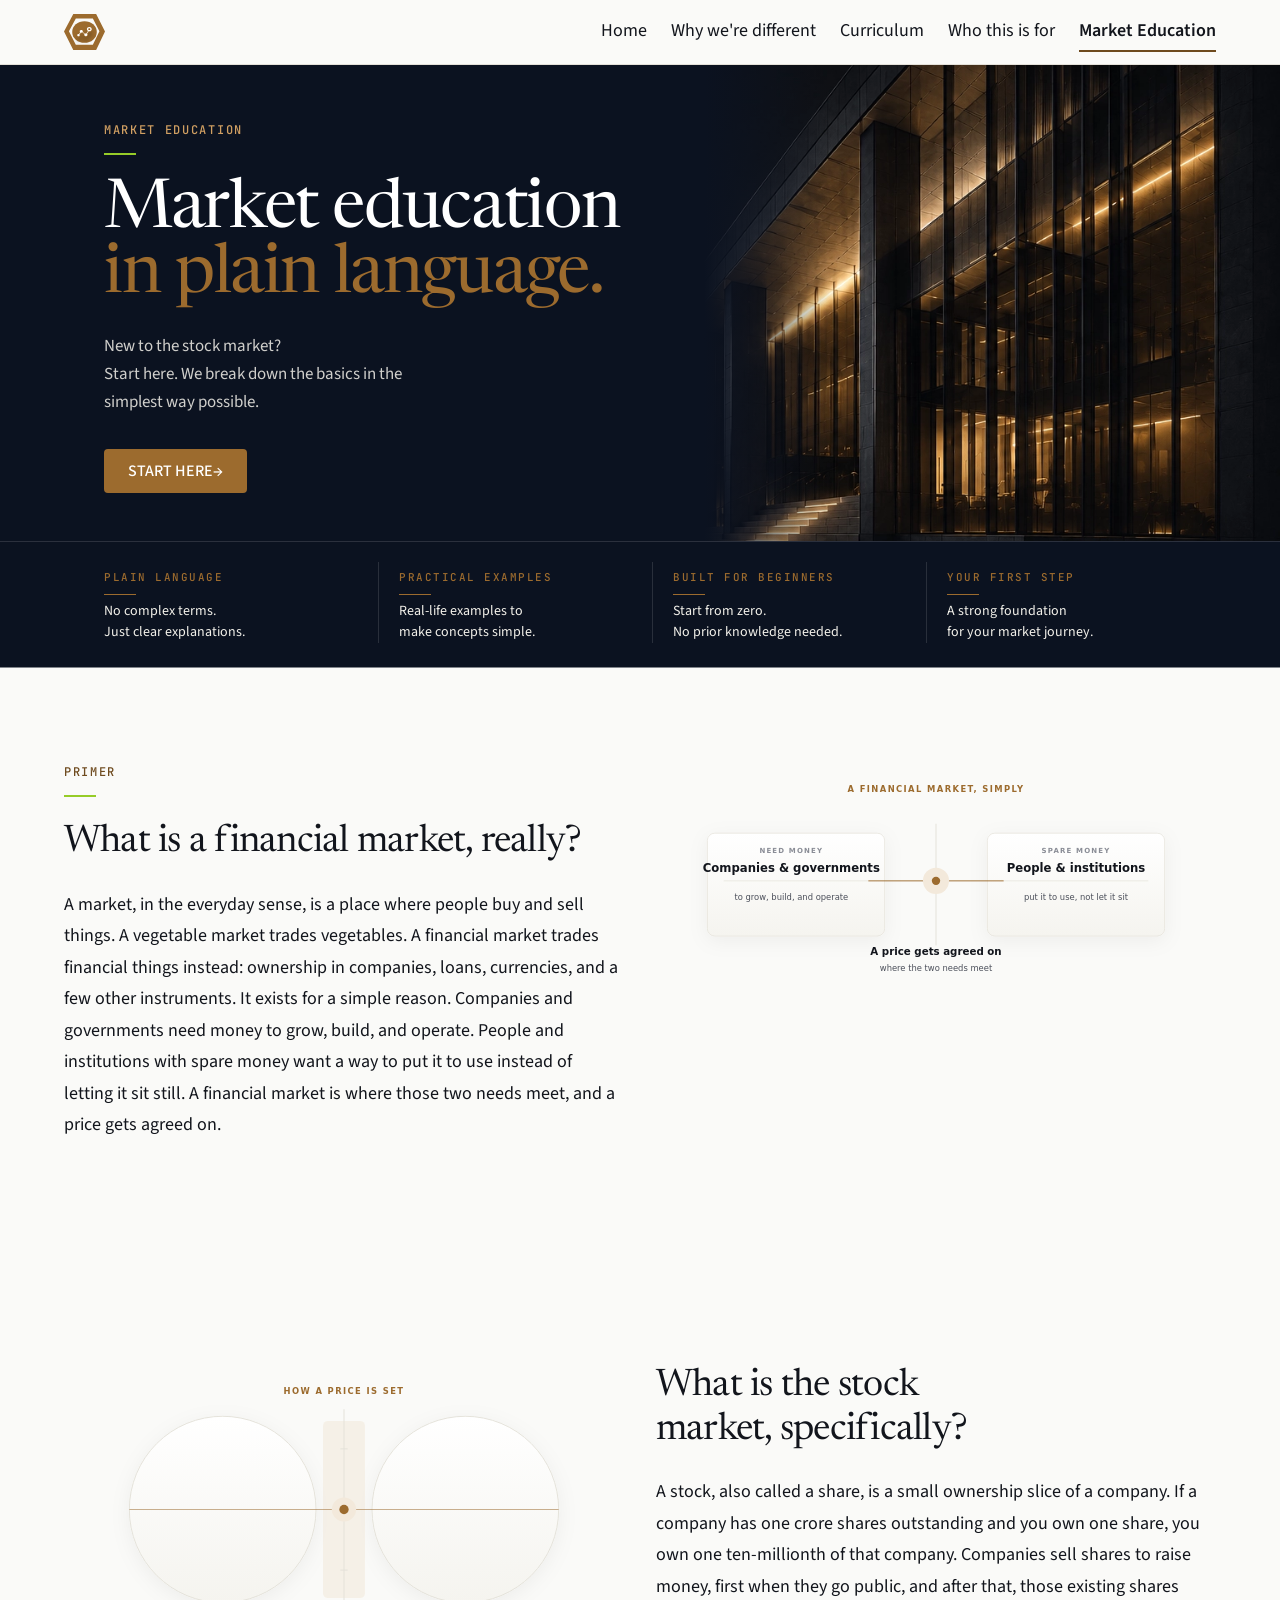
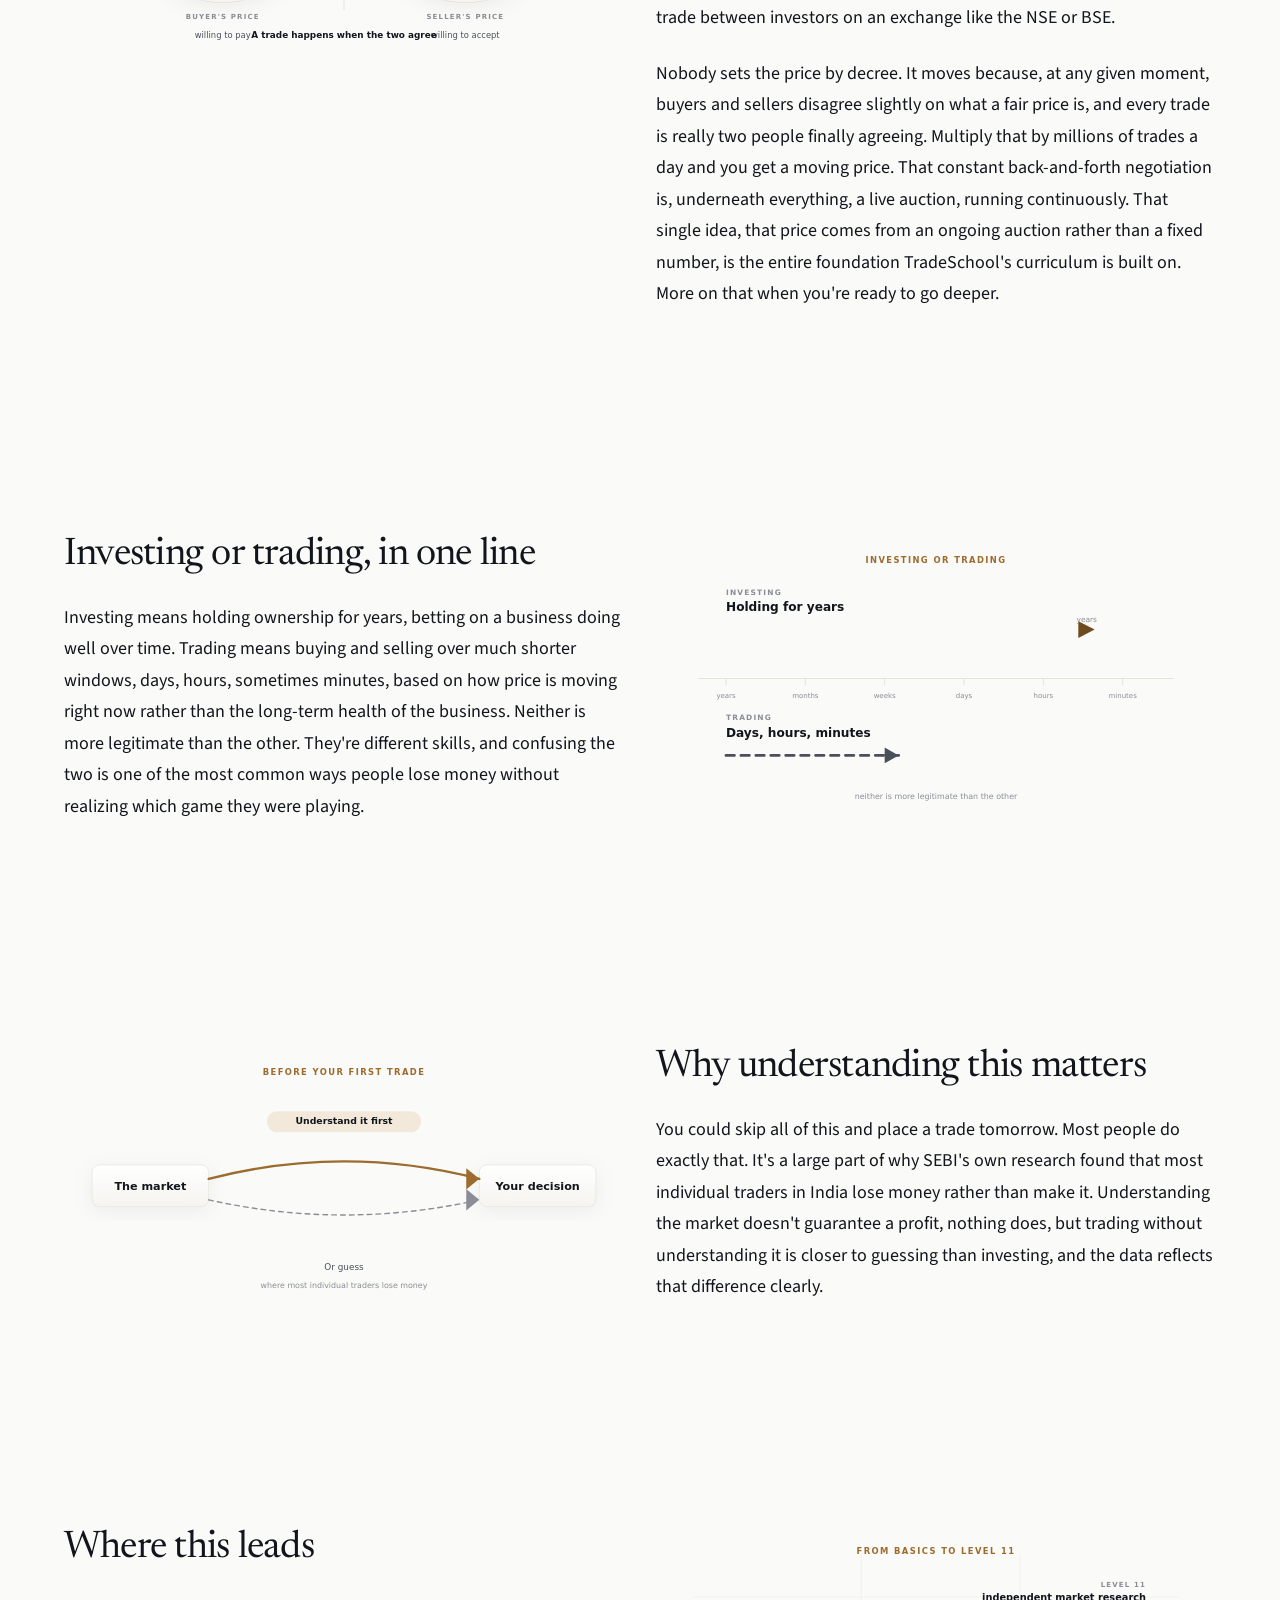
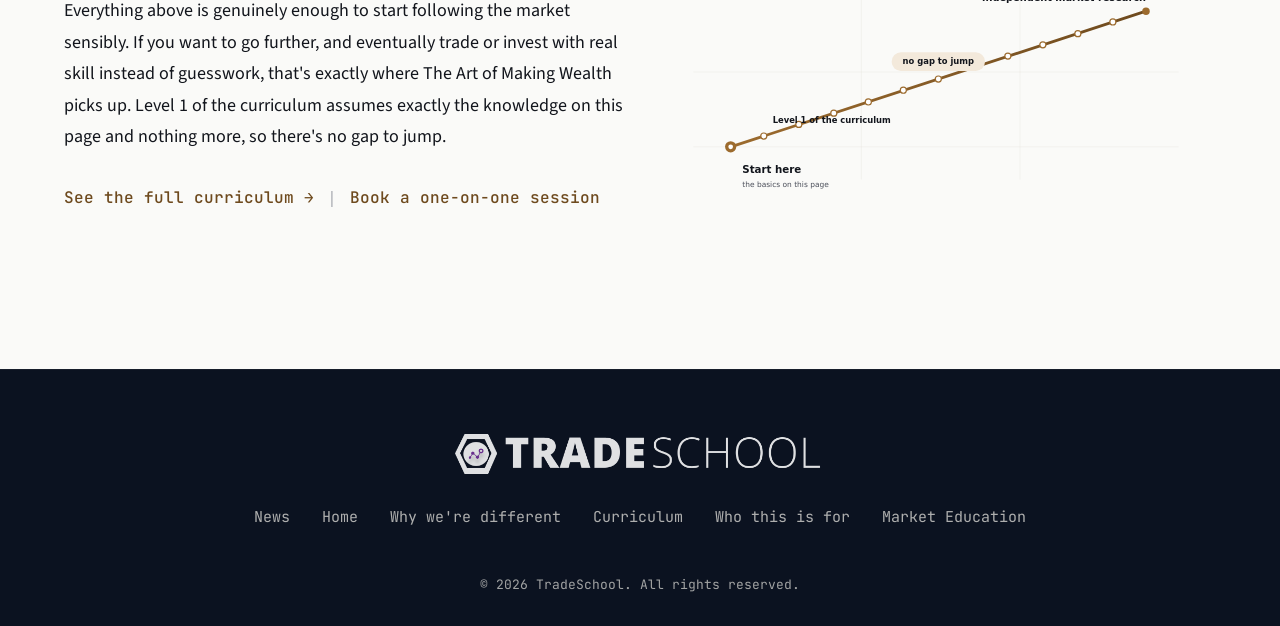
<file: market-education.html>
<!DOCTYPE html>
<html lang="en">

<head>
  <meta charset="UTF-8">
  <meta name="viewport" content="width=device-width, initial-scale=1.0">
  <title>Market Education | TradeSchool</title>
  <meta name="description"
    content="New to markets? Start here: what a financial market really is, how the stock market works, and the one idea TradeSchool's curriculum is built on.">
  <link rel="icon"
    href="data:image/svg+xml,%3Csvg xmlns='http://www.w3.org/2000/svg' viewBox='0 0 64 64'%3E%3Crect width='64' height='64' rx='12' fill='%239C6B2E'/%3E%3Ctext x='32' y='44' font-family='Georgia,serif' font-size='36' fill='%23FAFAF8' text-anchor='middle'%3ET%3C/text%3E%3C/svg%3E">
  <link rel="preconnect" href="https://fonts.googleapis.com">
  <link rel="preconnect" href="https://fonts.gstatic.com" crossorigin>
  <link href="https://api.fontshare.com/v2/css?f[]=spline-sans@400,500,600&display=swap" rel="stylesheet">
  <link rel="stylesheet" href="css/styles.css">
  <link rel="stylesheet"
    href="https://fonts.googleapis.com/css2?family=Source+Sans+3:wght@400;500;600&family=Inter:wght@400;500;600&family=JetBrains+Mono:wght@400;500&family=Newsreader:ital,opsz,wght@0,6..72,400;0,6..72,500;1,6..72,400;1,6..72,500&display=swap">
</head>

<body>

  <!-- Navigation -->
  <header class="site-header">
    <div class="container nav-container">
      <a href="index.html" class="logo"><img src="assets/logo-header.svg" alt="TradeSchool" class="logo-header-img"></a>

      <nav class="desktop-nav">
        <a href="index.html">Home</a>
        <a href="why-were-different.html">Why we're different</a>
        <a href="curriculum.html">Curriculum</a>
        <a href="who-its-for.html">Who this is for</a>
        <a href="market-education.html" class="active">Market Education</a>
      </nav>

      <button id="mobile-menu-btn" class="mobile-menu-btn" aria-label="Open menu" aria-expanded="false">
        <svg width="24" height="24" viewBox="0 0 24 24" fill="none" xmlns="http://www.w3.org/2000/svg">
          <path d="M3 12H21M3 6H21M3 18H21" stroke-linecap="round" stroke-linejoin="round" />
        </svg>
      </button>
    </div>
  </header>

  <!-- Mobile Nav Overlay -->
  <nav id="mobile-nav-overlay" class="mobile-nav-overlay" aria-label="Mobile menu">
    <button id="mobile-close-btn" class="close-btn" aria-label="Close menu">
      <svg width="24" height="24" viewBox="0 0 24 24" fill="none" xmlns="http://www.w3.org/2000/svg">
        <path d="M18 6L6 18M6 6L18 18" stroke-linecap="round" stroke-linejoin="round" />
      </svg>
    </button>
    <a href="index.html">Home</a>
    <a href="why-were-different.html">Why we're different</a>
    <a href="curriculum.html">Curriculum</a>
    <a href="who-its-for.html">Who this is for</a>
    <a href="market-education.html" class="active">Market Education</a>
  </nav>

  <main>
    <!-- Hero — Shared reusable clone (isolated per page) -->
    <section id="hero" class="hero-shared full-bleed-section hero-shared--education">
      <div class="hero-shared__inner full-bleed-content">
        <div class="hero-shared__grid">
          <div class="hero-shared__content">
            <span class="hero-shared__eyebrow eyebrow">MARKET EDUCATION</span>
            <div class="section-rule hero-shared__rule"></div>
            <h1 class="hero-shared__title">
              <span class="hero-shared__title--white">Market education</span>
              <span class="hero-shared__title--accent">in plain language.</span>
            </h1>
            <p class="hero-shared__desc">New to the stock market?<br>Start here. We break down the
              basics in the simplest way possible.</p>
            <a href="https://wa.me/919481369078" target="_blank" rel="noopener noreferrer"
              class="btn-primary hero-shared__cta">START HERE <span aria-hidden="true">→</span></a>
          </div>
        </div>
      </div>
    </section>
    <section class="hero-features-bar full-bleed-section" aria-label="Key differentiators">
      <div class="hero-features-bar__inner full-bleed-content">
        <div class="hero-shared__features" role="list">
          <div class="hero-shared__feat" role="listitem"><span class="hero-shared__feat-kicker">PLAIN
              LANGUAGE</span><span class="hero-shared__feat-value">No complex terms.<br>Just clear explanations.</span>
          </div>
          <div class="hero-shared__feat" role="listitem"><span class="hero-shared__feat-kicker">PRACTICAL
              EXAMPLES</span><span class="hero-shared__feat-value">Real-life examples to<br>make concepts simple.</span>
          </div>
          <div class="hero-shared__feat" role="listitem"><span class="hero-shared__feat-kicker">BUILT FOR
              BEGINNERS</span><span class="hero-shared__feat-value">Start from zero.<br>No prior knowledge
              needed.</span>
          </div>
          <div class="hero-shared__feat" role="listitem"><span class="hero-shared__feat-kicker">YOUR FIRST
              STEP</span><span class="hero-shared__feat-value">A strong foundation<br>for your market journey.</span>
          </div>
        </div>
    </section>
    </section>

    <!-- Sticky Mobile CTA Bar -->
    <div id="sticky-cta-bar" class="sticky-cta-bar">
      <a href="https://wa.me/919481369078" target="_blank" rel="noopener noreferrer" class="btn-primary">Book a
        one-on-one session</a>
    </div>

    <!-- What is a financial market, really? -->
    <section class="section section--md container me-prose">
      <!-- lg-col-start-8 intentionally omitted throughout this page: it was an undefined
         no-op class and auto-placement already renders each second column at cols 7-12. -->
      <div class="grid">
        <div class="lg-col-span-6">
          <span class="eyebrow">PRIMER</span>
          <div class="section-rule"></div>
          <h2 class="text-3xl mb-6">What is a financial market, really?</h2>
          <p class="text-base text-ink mb-8">A market, in the everyday sense, is a place where people buy and sell
            things. A vegetable market trades vegetables. A financial market trades financial things instead: ownership
            in companies, loans, currencies, and a few other instruments. It exists for a simple reason. Companies and
            governments need money to grow, build, and operate. People and institutions with spare money want a way to
            put it to use instead of letting it sit still. A financial market is where those two needs meet, and a price
            gets agreed on.</p>
        </div>
        <div class="lg-col-span-6">
          <figure class="diagram-frame grid-media">
            <img src="assets/diagram-financial-market.svg"
              alt="Diagram: companies and governments that need money meeting people and institutions with spare money, where a price gets agreed on"
              loading="lazy" decoding="async" class="diagram-img">
          </figure>
        </div>
      </div>
    </section>

    <!-- What is the stock market, specifically? -->
    <section class="section section--md container me-prose">
      <div class="grid">
        <div class="lg-col-span-6">
          <figure class="diagram-frame grid-media">
            <img src="assets/diagram-two-circle-exchange.svg"
              alt="Two-circle exchange diagram: buyer's price meeting seller's price" loading="lazy" decoding="async"
              class="diagram-img">
          </figure>
        </div>
        <div class="lg-col-span-6">
          <h2 class="text-3xl mb-6">What is the stock market, specifically?</h2>
          <p class="text-base text-ink mb-6">A stock, also called a share, is a small ownership slice of a company. If a
            company has one crore shares outstanding and you own one share, you own one ten-millionth of that company.
            Companies sell shares to raise money, first when they go public, and after that, those existing shares trade
            between investors on an exchange like the NSE or BSE.</p>
          <p class="text-base text-ink mb-8">Nobody sets the price by decree. It moves because, at any given moment,
            buyers and sellers disagree slightly on what a fair price is, and every trade is really two people finally
            agreeing. Multiply that by millions of trades a day and you get a moving price. That constant back-and-forth
            negotiation is, underneath everything, a live auction, running continuously. That single idea, that price
            comes from an ongoing auction rather than a fixed number, is the entire foundation TradeSchool's curriculum
            is built on. More on that when you're ready to go deeper.</p>
        </div>
      </div>
    </section>

    <!-- Investing or trading, in one line -->
    <section class="section section--md container me-prose">
      <div class="grid">
        <div class="lg-col-span-6">
          <h2 class="text-3xl mb-6">Investing or trading, in one line</h2>
          <p class="text-base text-ink mb-8">Investing means holding ownership for years, betting on a business doing
            well over time. Trading means buying and selling over much shorter windows, days, hours, sometimes minutes,
            based on how price is moving right now rather than the long-term health of the business. Neither is more
            legitimate than the other. They're different skills, and confusing the two is one of the most common ways
            people lose money without realizing which game they were playing.</p>
        </div>
        <div class="lg-col-span-6">
          <figure class="diagram-frame grid-media">
            <img src="assets/diagram-investing-trading.svg"
              alt="Diagram: a long arrow for investing, holding for years, and a short arrow for trading over days, hours, and minutes"
              loading="lazy" decoding="async" class="diagram-img">
          </figure>
        </div>
      </div>
    </section>

    <!-- Why understanding this matters -->
    <section class="section section--md container me-prose">
      <div class="grid">
        <div class="lg-col-span-6">
          <figure class="diagram-frame grid-media">
            <img src="assets/diagram-understanding-first.svg"
              alt="Diagram: two paths from the market to a decision, understanding it first versus guessing"
              loading="lazy" decoding="async" class="diagram-img">
          </figure>
        </div>
        <div class="lg-col-span-6">
          <h2 class="text-3xl mb-6">Why understanding this matters</h2>
          <p class="text-base text-ink mb-8">You could skip all of this and place a trade tomorrow. Most people do
            exactly that. It's a large part of why SEBI's own research found that most individual traders in India lose
            money rather than make it. Understanding the market doesn't guarantee a profit, nothing does, but trading
            without understanding it is closer to guessing than investing, and the data reflects that difference
            clearly.</p>
        </div>
      </div>
    </section>

    <!-- Where this leads -->
    <section class="section section--md container me-prose">
      <div class="grid">
        <div class="lg-col-span-6">
          <h2 class="text-3xl mb-6">Where this leads</h2>
          <p class="text-base text-ink mb-8">Everything above is genuinely enough to start following the market
            sensibly. If you want to go further, and eventually trade or invest with real skill instead of guesswork,
            that's exactly where The Art of Making Wealth picks up. Level 1 of the curriculum assumes exactly the
            knowledge on this page and nothing more, so there's no gap to jump.</p>

          <div class="flex flex-wrap items-center gap-4 mt-8">
            <a href="curriculum.html" class="no-underline font-mono-bold">See the full curriculum &rarr;</a>
            <span class="text-ink-faint">|</span>
            <a href="https://wa.me/919481369078" target="_blank" rel="noopener noreferrer"
              class="no-underline font-mono-bold">Book a one-on-one session</a>
          </div>
        </div>
        <div class="lg-col-span-6">
          <figure class="diagram-frame grid-media">
            <img src="assets/diagram-where-this-leads.svg"
              alt="Diagram: a path from the basics on this page rising to Level 1 of the curriculum" loading="lazy"
              decoding="async" class="diagram-img">
          </figure>
        </div>
      </div>
    </section>
  </main>

  <footer class="bg-anchor site-footer">
    <div class="container flex flex-col items-center">
      <a href="index.html" class="footer-logo mb-8">
        <img src="assets/logo.png" alt="TradeSchool Logo" class="footer-logo-img">
      </a>
      <nav class="flex items-center justify-center gap-8 mb-12 footer-nav">
        <a href="https://www.ft.com/news-feed" target="_blank" rel="noopener noreferrer"
          class="text-anchor no-underline text-sm font-mono footer-link">News</a>
        <a href="index.html" class="text-anchor no-underline text-sm font-mono footer-link">Home</a>
        <a href="why-were-different.html" class="text-anchor no-underline text-sm font-mono footer-link">Why we're
          different</a>
        <a href="curriculum.html" class="text-anchor no-underline text-sm font-mono footer-link">Curriculum</a>
        <a href="who-its-for.html" class="text-anchor no-underline text-sm font-mono footer-link">Who this is for</a>
        <a href="market-education.html" class="text-anchor no-underline text-sm font-mono footer-link">Market
          Education</a>
      </nav>
      <p class="text-xs font-mono footer-copyright">&copy; 2026 TradeSchool. All rights reserved.</p>
    </div>
  </footer>

  <script src="js/scripts.js"></script>
</body>

</html>
</file>
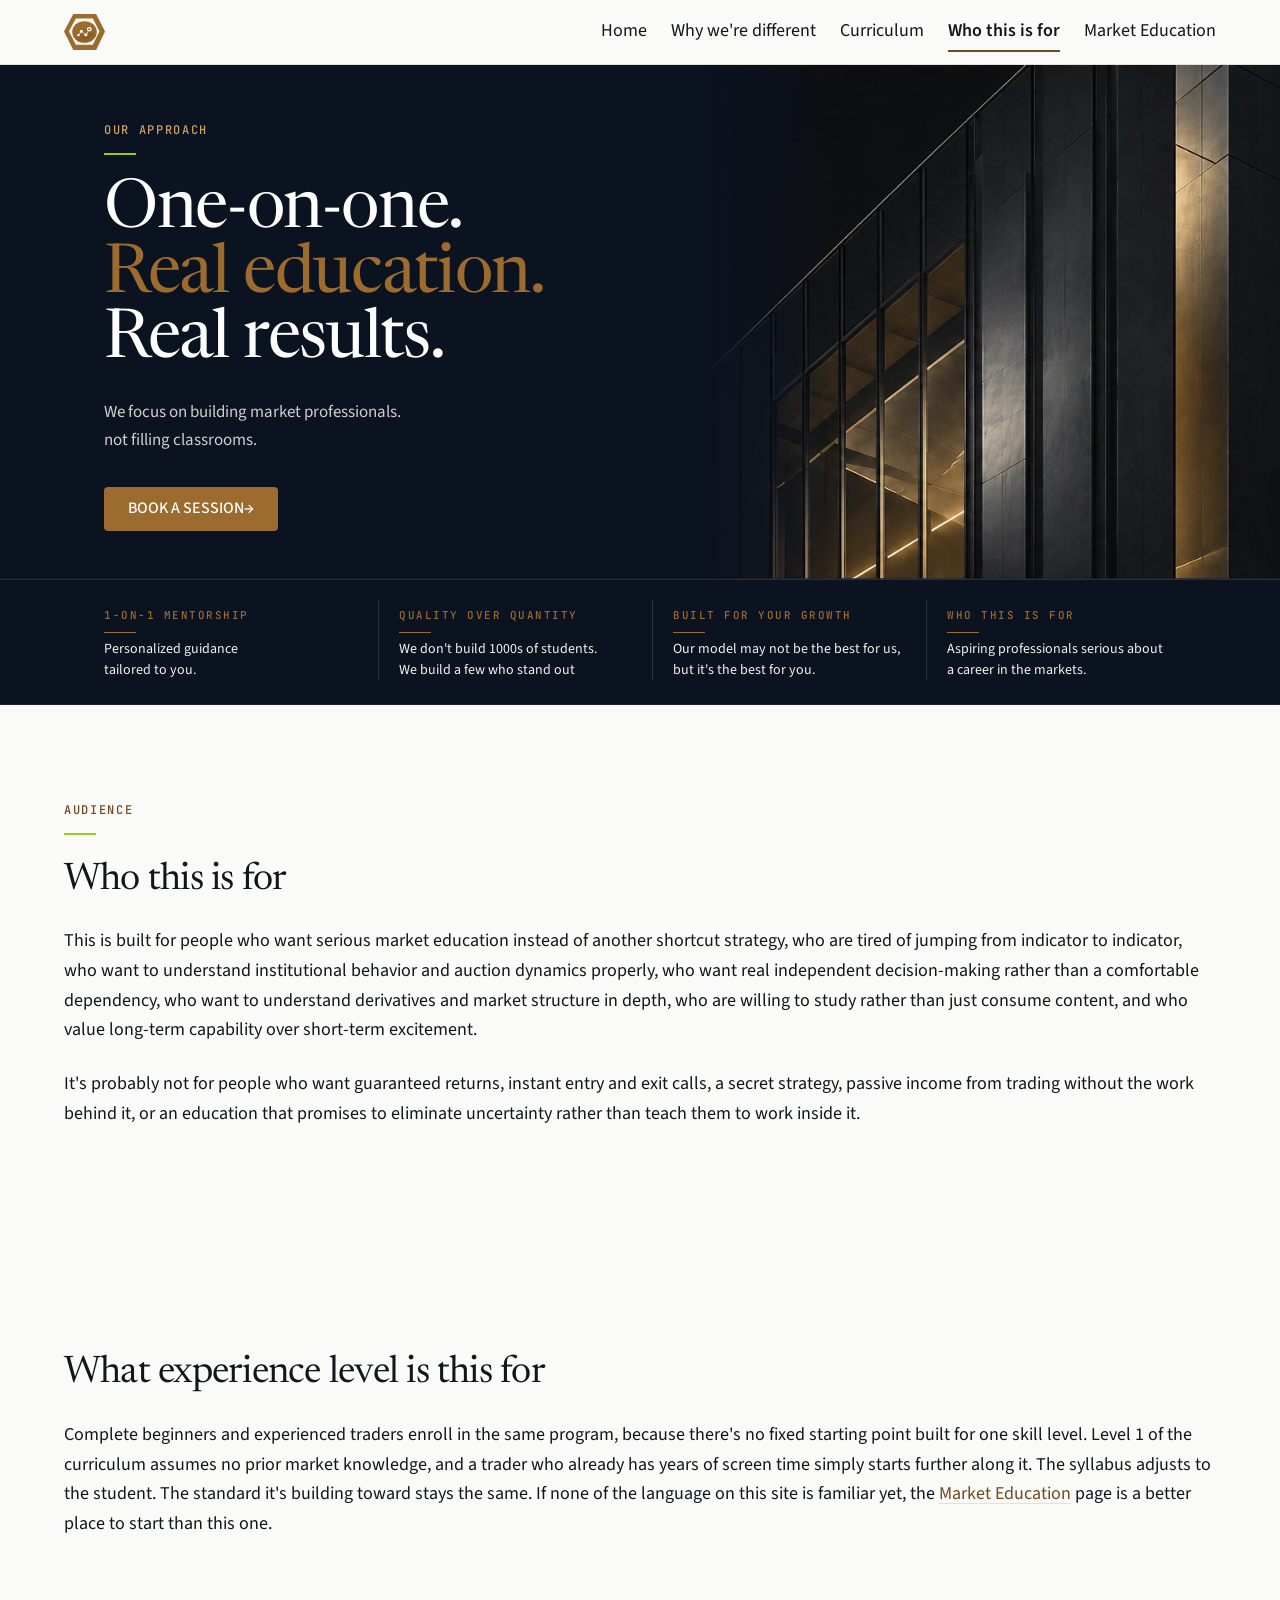
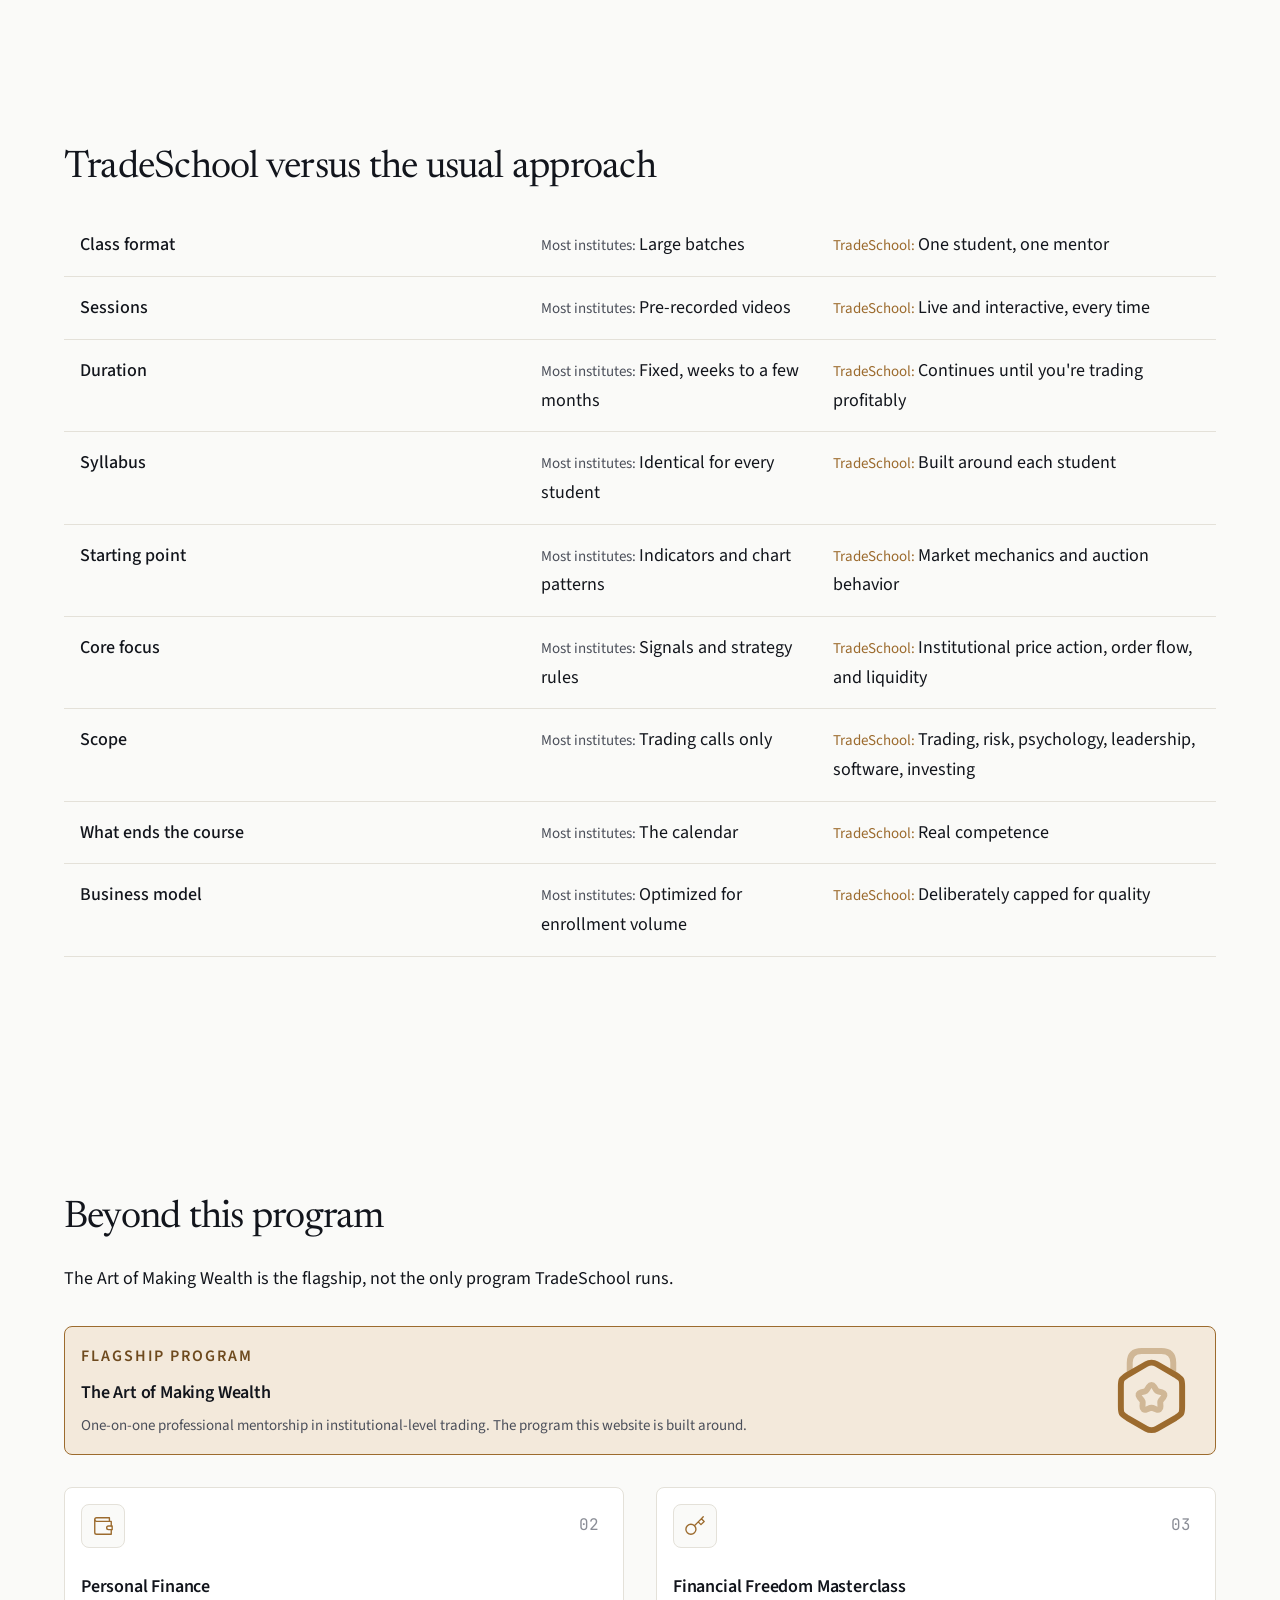
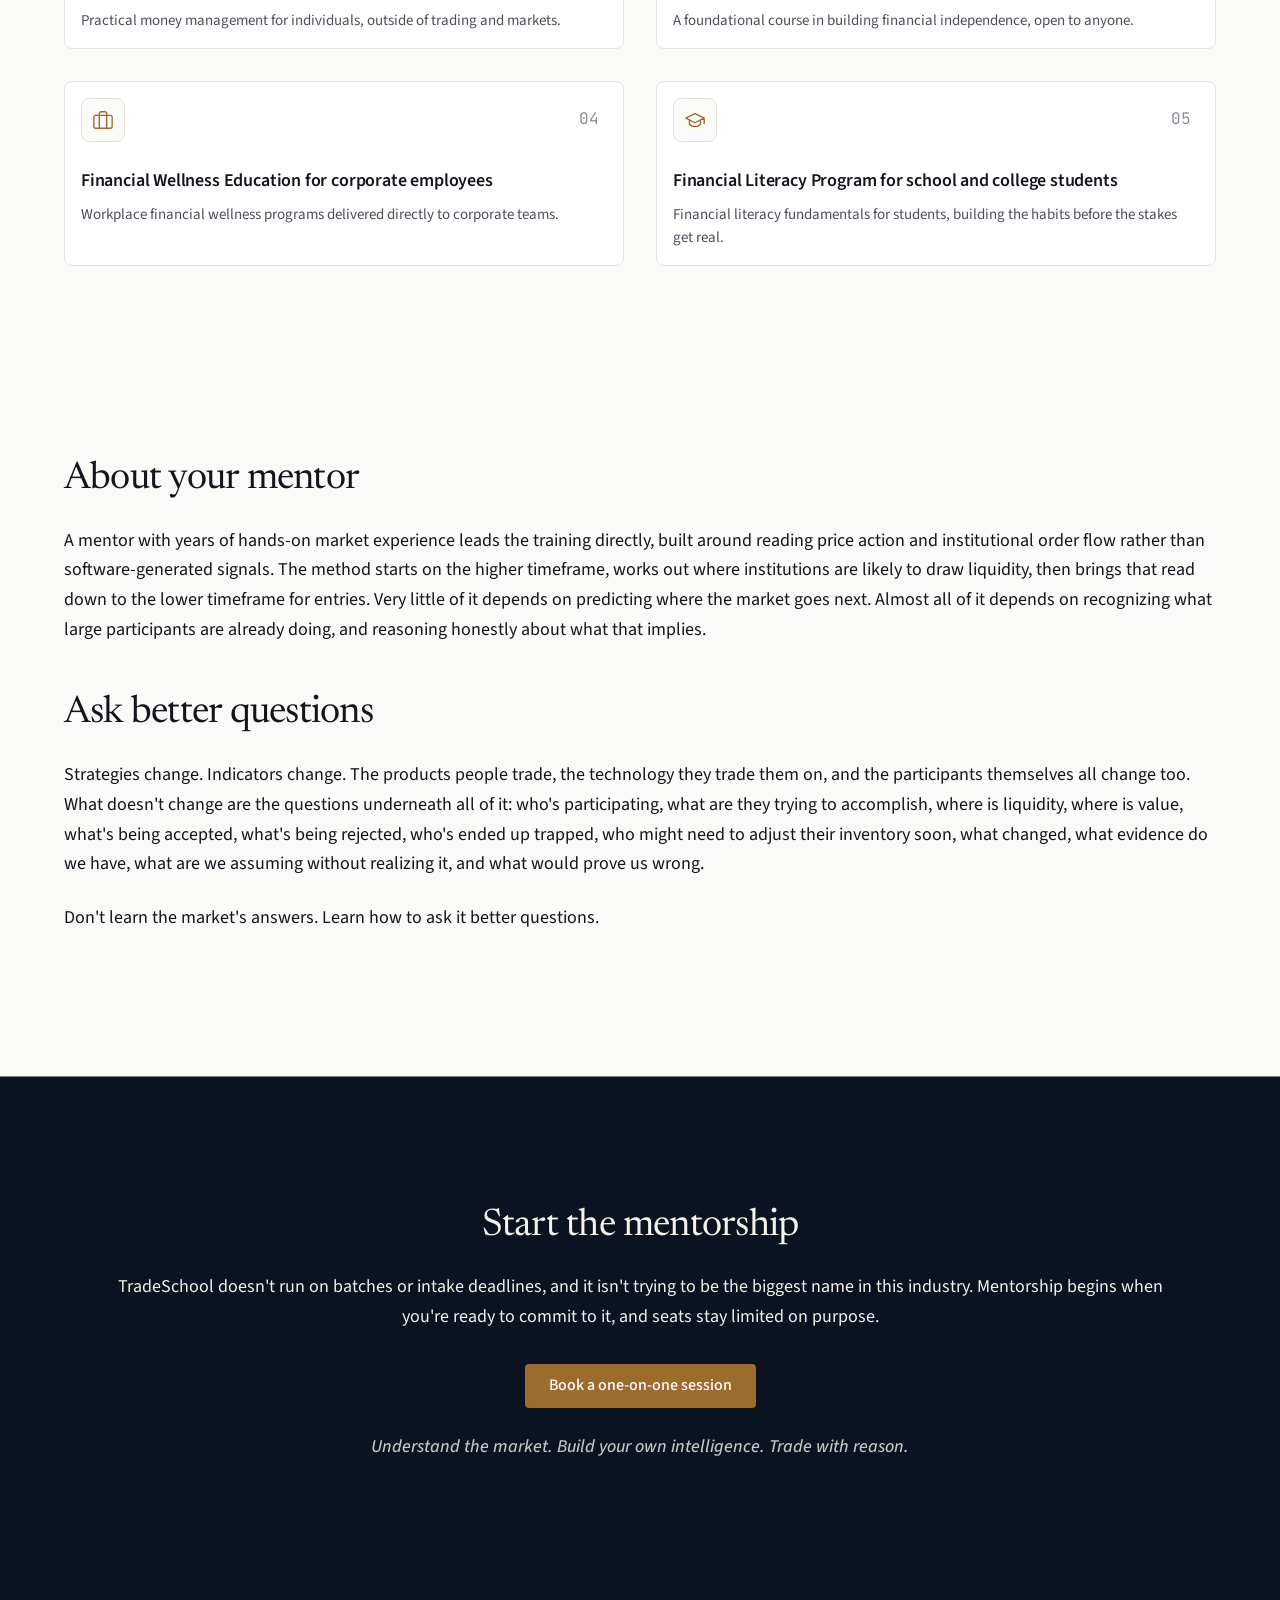
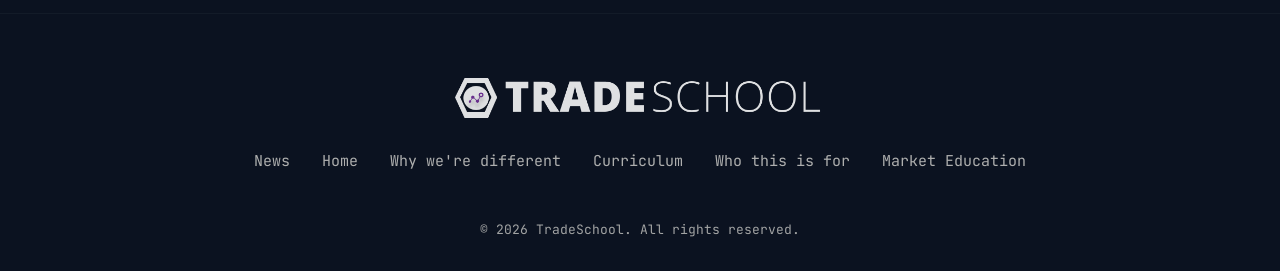
<file: who-its-for.html>
<!DOCTYPE html>
<html lang="en">

<head>
  <meta charset="UTF-8">
  <meta name="viewport" content="width=device-width, initial-scale=1.0">
  <title>Who this is for | TradeSchool</title>
  <meta name="description"
    content="TradeSchool programs: The Art of Making Wealth flagship mentorship, plus personal finance, financial wellness, and financial literacy for individuals, teams, and students.">
  <link rel="icon"
    href="data:image/svg+xml,%3Csvg xmlns='http://www.w3.org/2000/svg' viewBox='0 0 64 64'%3E%3Crect width='64' height='64' rx='12' fill='%239C6B2E'/%3E%3Ctext x='32' y='44' font-family='Georgia,serif' font-size='36' fill='%23FAFAF8' text-anchor='middle'%3ET%3C/text%3E%3C/svg%3E">
  <link rel="preconnect" href="https://fonts.googleapis.com">
  <link rel="preconnect" href="https://fonts.gstatic.com" crossorigin>
  <link href="https://api.fontshare.com/v2/css?f[]=spline-sans@400,500,600&display=swap" rel="stylesheet">
  <link rel="stylesheet" href="css/styles.css">
  <link rel="stylesheet"
    href="https://fonts.googleapis.com/css2?family=Source+Sans+3:wght@400;500;600&family=Inter:wght@400;500;600&family=JetBrains+Mono:wght@400;500&family=Newsreader:ital,opsz,wght@0,6..72,400;0,6..72,500;1,6..72,400;1,6..72,500&display=swap">
</head>

<body>

  <!-- Navigation -->
  <header class="site-header">
    <div class="container nav-container">
      <a href="index.html" class="logo"><img src="assets/logo-header.svg" alt="TradeSchool" class="logo-header-img"></a>

      <nav class="desktop-nav">
        <a href="index.html">Home</a>
        <a href="why-were-different.html">Why we're different</a>
        <a href="curriculum.html">Curriculum</a>
        <a href="who-its-for.html" class="active">Who this is for</a>
        <a href="market-education.html">Market Education</a>
      </nav>

      <button id="mobile-menu-btn" class="mobile-menu-btn" aria-label="Open menu" aria-expanded="false">
        <svg width="24" height="24" viewBox="0 0 24 24" fill="none" xmlns="http://www.w3.org/2000/svg">
          <path d="M3 12H21M3 6H21M3 18H21" stroke-linecap="round" stroke-linejoin="round" />
        </svg>
      </button>
    </div>
  </header>

  <!-- Mobile Nav Overlay -->
  <nav id="mobile-nav-overlay" class="mobile-nav-overlay" aria-label="Mobile menu">
    <button id="mobile-close-btn" class="close-btn" aria-label="Close menu">
      <svg width="24" height="24" viewBox="0 0 24 24" fill="none" xmlns="http://www.w3.org/2000/svg">
        <path d="M18 6L6 18M6 6L18 18" stroke-linecap="round" stroke-linejoin="round" />
      </svg>
    </button>
    <a href="index.html">Home</a>
    <a href="why-were-different.html">Why we're different</a>
    <a href="curriculum.html">Curriculum</a>
    <a href="who-its-for.html" class="active">Who this is for</a>
    <a href="market-education.html">Market Education</a>
  </nav>

  <main>
    <!-- Hero — Shared reusable clone (isolated per page) -->
    <section id="hero" class="hero-shared full-bleed-section hero-shared--who">
      <div class="hero-shared__inner full-bleed-content">
        <div class="hero-shared__grid">
          <div class="hero-shared__content">
            <span class="hero-shared__eyebrow eyebrow">OUR APPROACH</span>
            <div class="section-rule hero-shared__rule"></div>
            <h1 class="hero-shared__title">
              <span class="hero-shared__title--white">One-on-one.</span><br>
              <span class="hero-shared__title--accent">Real education.</span><br>
              <span class="hero-shared__title--white">Real results.</span>
            </h1>
            <p class="hero-shared__desc">We focus on building market professionals.<br>not filling classrooms.</p>
            <a href="https://wa.me/919481369078" target="_blank" rel="noopener noreferrer"
              class="btn-primary hero-shared__cta">BOOK A SESSION <span aria-hidden="true">→</span></a>
          </div>
        </div>
      </div>
    </section>
    <section class="hero-features-bar full-bleed-section" aria-label="Key differentiators">
      <div class="hero-features-bar__inner full-bleed-content">
        <div class="hero-shared__features" role="list">
          <div class="hero-shared__feat" role="listitem"><span class="hero-shared__feat-kicker">1-ON-1
              MENTORSHIP</span><span class="hero-shared__feat-value">Personalized guidance<br>tailored to you.</span>
          </div>
          <div class="hero-shared__feat" role="listitem"><span class="hero-shared__feat-kicker">QUALITY OVER
              QUANTITY</span><span class="hero-shared__feat-value">We don't build 1000s of
              students.<br>We build a few who stand out</span></div>
          <div class="hero-shared__feat" role="listitem"><span class="hero-shared__feat-kicker">BUILT FOR YOUR
              GROWTH</span><span class="hero-shared__feat-value">Our model may not be the best for us,<br>but it's the
              best for you.</span></div>
          <div class="hero-shared__feat" role="listitem"><span class="hero-shared__feat-kicker">WHO THIS IS
              FOR</span><span class="hero-shared__feat-value">Aspiring professionals
              serious about<br>a career
              in the markets.</span></div>
        </div>
      </div>
    </section>

    <!-- Sticky Mobile CTA Bar -->
    <div id="sticky-cta-bar" class="sticky-cta-bar">
      <a href="https://wa.me/919481369078" target="_blank" rel="noopener noreferrer" class="btn-primary">Book a
        one-on-one session</a>
    </div>

    <!-- Who this is for -->
    <section class="section section--md container">
      <span class="eyebrow">AUDIENCE</span>
      <div class="section-rule"></div>
      <h2 class="text-3xl mb-6">Who this is for</h2>
      <p class="text-base text-ink mb-6">This is built for people who want serious market education instead of another
        shortcut strategy, who are tired of jumping from indicator to indicator, who want to understand institutional
        behavior and auction dynamics properly, who want real independent decision-making rather than a comfortable
        dependency, who want to understand derivatives and market structure in depth, who are willing to study rather
        than just consume content, and who value long-term capability over short-term excitement.</p>
      <p class="text-base text-ink mb-12">It's probably not for people who want guaranteed returns, instant entry and
        exit calls, a secret strategy, passive income from trading without the work behind it, or an education that
        promises to eliminate uncertainty rather than teach them to work inside it.</p>
    </section>

    <!-- What experience level is this for -->
    <section class="section section--sm container">
      <h2 class="text-3xl mb-6">What experience level is this for</h2>
      <p class="text-base text-ink mb-8">Complete beginners and experienced traders enroll in the same program, because
        there's no fixed starting point built for one skill level. Level 1 of the curriculum assumes no prior market
        knowledge, and a trader who already has years of screen time simply starts further along it. The syllabus
        adjusts to the student. The standard it's building toward stays the same. If none of the language on this site
        is familiar yet, the <a href="market-education.html">Market Education</a> page is a better place to start than
        this one.</p>
    </section>

    <!-- TradeSchool versus the usual approach -->
    <section class="section section--md container bg-canvas">
      <h2 class="text-3xl mb-6">TradeSchool versus the usual approach</h2>

      <div class="table-container mb-12">
        <table class="stack-table-mobile who-table">
          <thead class="sr-only">
            <tr>
              <th scope="col">Area</th>
              <th scope="col">Most institutes in India</th>
              <th scope="col">TradeSchool</th>
            </tr>
          </thead>
          <tbody class="tbody">
            <tr class="tr">
              <td class="td-label">Class format</td>
              <td class="td-value mb-2"><span class="text-ink-muted text-sm d-block">Most institutes: </span>Large
                batches</td>
              <td class="td-value"><span class="text-accent text-sm font-bold d-block">TradeSchool: </span>One student,
                one mentor</td>
            </tr>
            <tr class="tr">
              <td class="td-label">Sessions</td>
              <td class="td-value mb-2"><span class="text-ink-muted text-sm d-block">Most institutes:
                </span>Pre-recorded videos</td>
              <td class="td-value"><span class="text-accent text-sm font-bold d-block">TradeSchool: </span>Live and
                interactive, every time</td>
            </tr>
            <tr class="tr">
              <td class="td-label">Duration</td>
              <td class="td-value mb-2"><span class="text-ink-muted text-sm d-block">Most institutes: </span>Fixed,
                weeks to a few months</td>
              <td class="td-value"><span class="text-accent text-sm font-bold d-block">TradeSchool: </span>Continues
                until you're trading profitably</td>
            </tr>
            <tr class="tr">
              <td class="td-label">Syllabus</td>
              <td class="td-value mb-2"><span class="text-ink-muted text-sm d-block">Most institutes: </span>Identical
                for every student</td>
              <td class="td-value"><span class="text-accent text-sm font-bold d-block">TradeSchool: </span>Built around
                each student</td>
            </tr>
            <tr class="tr">
              <td class="td-label">Starting point</td>
              <td class="td-value mb-2"><span class="text-ink-muted text-sm d-block">Most institutes: </span>Indicators
                and chart patterns</td>
              <td class="td-value"><span class="text-accent text-sm font-bold d-block">TradeSchool: </span>Market
                mechanics and auction behavior</td>
            </tr>
            <tr class="tr">
              <td class="td-label">Core focus</td>
              <td class="td-value mb-2"><span class="text-ink-muted text-sm d-block">Most institutes: </span>Signals and
                strategy rules</td>
              <td class="td-value"><span class="text-accent text-sm font-bold d-block">TradeSchool: </span>Institutional
                price action, order flow, and liquidity</td>
            </tr>
            <tr class="tr">
              <td class="td-label">Scope</td>
              <td class="td-value mb-2"><span class="text-ink-muted text-sm d-block">Most institutes: </span>Trading
                calls only</td>
              <td class="td-value"><span class="text-accent text-sm font-bold d-block">TradeSchool: </span>Trading,
                risk, psychology, leadership, software, investing</td>
            </tr>
            <tr class="tr">
              <td class="td-label">What ends the course</td>
              <td class="td-value mb-2"><span class="text-ink-muted text-sm d-block">Most institutes: </span>The
                calendar</td>
              <td class="td-value"><span class="text-accent text-sm font-bold d-block">TradeSchool: </span>Real
                competence</td>
            </tr>
            <tr class="tr">
              <td class="td-label">Business model</td>
              <td class="td-value mb-2"><span class="text-ink-muted text-sm d-block">Most institutes: </span>Optimized
                for enrollment volume</td>
              <td class="td-value"><span class="text-accent text-sm font-bold d-block">TradeSchool: </span>Deliberately
                capped for quality</td>
            </tr>
          </tbody>
        </table>
      </div>
    </section>

    <!-- Beyond this program -->
    <section class="section section--md container">
      <h2 class="text-3xl mb-6">Beyond this program</h2>
      <p class="text-base text-ink mb-8">The Art of Making Wealth is the flagship, not the only program TradeSchool
        runs.</p>

      <div class="grid">
        <article class="card program-card program-card--featured">
          <div class="program-card-body">
            <span class="program-card-eyebrow">Flagship program</span>
            <h3 class="text-base text-ink mb-2">The Art of Making Wealth</h3>
            <p class="text-sm text-ink-muted">One-on-one professional mentorship in institutional-level trading. The
              program this website is built around.</p>
          </div>
          <img src="assets/icon-award.svg" alt="" aria-hidden="true" class="program-card-badge" loading="lazy"
            decoding="async">
        </article>
        <article class="card program-card lg-col-span-6">
          <span class="program-card-index">02</span>
          <div class="program-card-icon">
            <img src="assets/icon-document.svg" alt="" aria-hidden="true" class="program-card-icon-img" loading="lazy"
              decoding="async">
          </div>
          <h3 class="text-base text-ink mb-2">Personal Finance</h3>
          <p class="text-sm text-ink-muted">Practical money management for individuals, outside of trading and markets.
          </p>
        </article>
        <article class="card program-card lg-col-span-6">
          <span class="program-card-index">03</span>
          <div class="program-card-icon">
            <img src="assets/icon-search.svg" alt="" aria-hidden="true" class="program-card-icon-img" loading="lazy"
              decoding="async">
          </div>
          <h3 class="text-base text-ink mb-2">Financial Freedom Masterclass</h3>
          <p class="text-sm text-ink-muted">A foundational course in building financial independence, open to anyone.
          </p>
        </article>
        <article class="card program-card lg-col-span-6">
          <span class="program-card-index">04</span>
          <div class="program-card-icon">
            <img src="assets/icon-building.svg" alt="" aria-hidden="true" class="program-card-icon-img" loading="lazy"
              decoding="async">
          </div>
          <h3 class="text-base text-ink mb-2">Financial Wellness Education for corporate employees</h3>
          <p class="text-sm text-ink-muted">Workplace financial wellness programs delivered directly to corporate teams.
          </p>
        </article>
        <article class="card program-card lg-col-span-6">
          <span class="program-card-index">05</span>
          <div class="program-card-icon">
            <img src="assets/icon-graduation.svg" alt="" aria-hidden="true" class="program-card-icon-img" loading="lazy"
              decoding="async">
          </div>
          <h3 class="text-base text-ink mb-2">Financial Literacy Program for school and college students</h3>
          <p class="text-sm text-ink-muted">Financial literacy fundamentals for students, building the habits before the
            stakes get real.</p>
        </article>
      </div>
    </section>

    <!-- About your mentor -->
    <section class="section section--md container">
      <h2 class="text-3xl mb-6">About your mentor</h2>
      <p class="text-base text-ink mb-12">A mentor with years of hands-on market experience leads the training directly,
        built around reading price action and institutional order flow rather than software-generated signals. The
        method starts on the higher timeframe, works out where institutions are likely to draw liquidity, then brings
        that read down to the lower timeframe for entries. Very little of it depends on predicting where the market goes
        next. Almost all of it depends on recognizing what large participants are already doing, and reasoning honestly
        about what that implies.</p>

      <h2 class="text-3xl mb-6">Ask better questions</h2>
      <p class="text-base text-ink mb-6">Strategies change. Indicators change. The products people trade, the technology
        they trade them on, and the participants themselves all change too. What doesn't change are the questions
        underneath all of it: who's participating, what are they trying to accomplish, where is liquidity, where is
        value, what's being accepted, what's being rejected, who's ended up trapped, who might need to adjust their
        inventory soon, what changed, what evidence do we have, what are we assuming without realizing it, and what
        would prove us wrong.</p>
      <p class="text-base text-ink mb-12">Don't learn the market's answers. Learn how to ask it better questions.</p>
    </section>

    <!-- Final CTA Block -->
    <section class="stat-block full-bleed-section">
      <div class="full-bleed-content text-center">
        <h2 class="text-3xl mb-6 text-anchor">Start the mentorship</h2>
        <p class="text-base text-anchor mb-8">TradeSchool doesn't run on batches or intake deadlines, and it isn't
          trying to be the biggest name in this industry. Mentorship begins when you're ready to commit to it, and seats
          stay limited on purpose.</p>

        <a href="https://wa.me/919481369078" target="_blank" rel="noopener noreferrer" class="btn-primary mb-6">Book a
          one-on-one session</a>
        <blockquote class="text-base pull-quote text-anchor pull-quote-soft">Understand the market. Build your own
          intelligence. Trade with reason.</blockquote>
      </div>
    </section>
  </main>

  <footer class="bg-anchor site-footer">
    <div class="container flex flex-col items-center">
      <a href="index.html" class="footer-logo mb-8">
        <img src="assets/logo.png" alt="TradeSchool Logo" class="footer-logo-img">
      </a>
      <nav class="flex items-center justify-center gap-8 mb-12 footer-nav">
        <a href="https://www.ft.com/news-feed" target="_blank" rel="noopener noreferrer"
          class="text-anchor no-underline text-sm font-mono footer-link">News</a>
        <a href="index.html" class="text-anchor no-underline text-sm font-mono footer-link">Home</a>
        <a href="why-were-different.html" class="text-anchor no-underline text-sm font-mono footer-link">Why we're
          different</a>
        <a href="curriculum.html" class="text-anchor no-underline text-sm font-mono footer-link">Curriculum</a>
        <a href="who-its-for.html" class="text-anchor no-underline text-sm font-mono footer-link">Who this is for</a>
        <a href="market-education.html" class="text-anchor no-underline text-sm font-mono footer-link">Market
          Education</a>
      </nav>
      <p class="text-xs font-mono footer-copyright">&copy; 2026 TradeSchool. All rights reserved.</p>
    </div>
  </footer>

  <script src="js/scripts.js"></script>
</body>

</html>
</file>
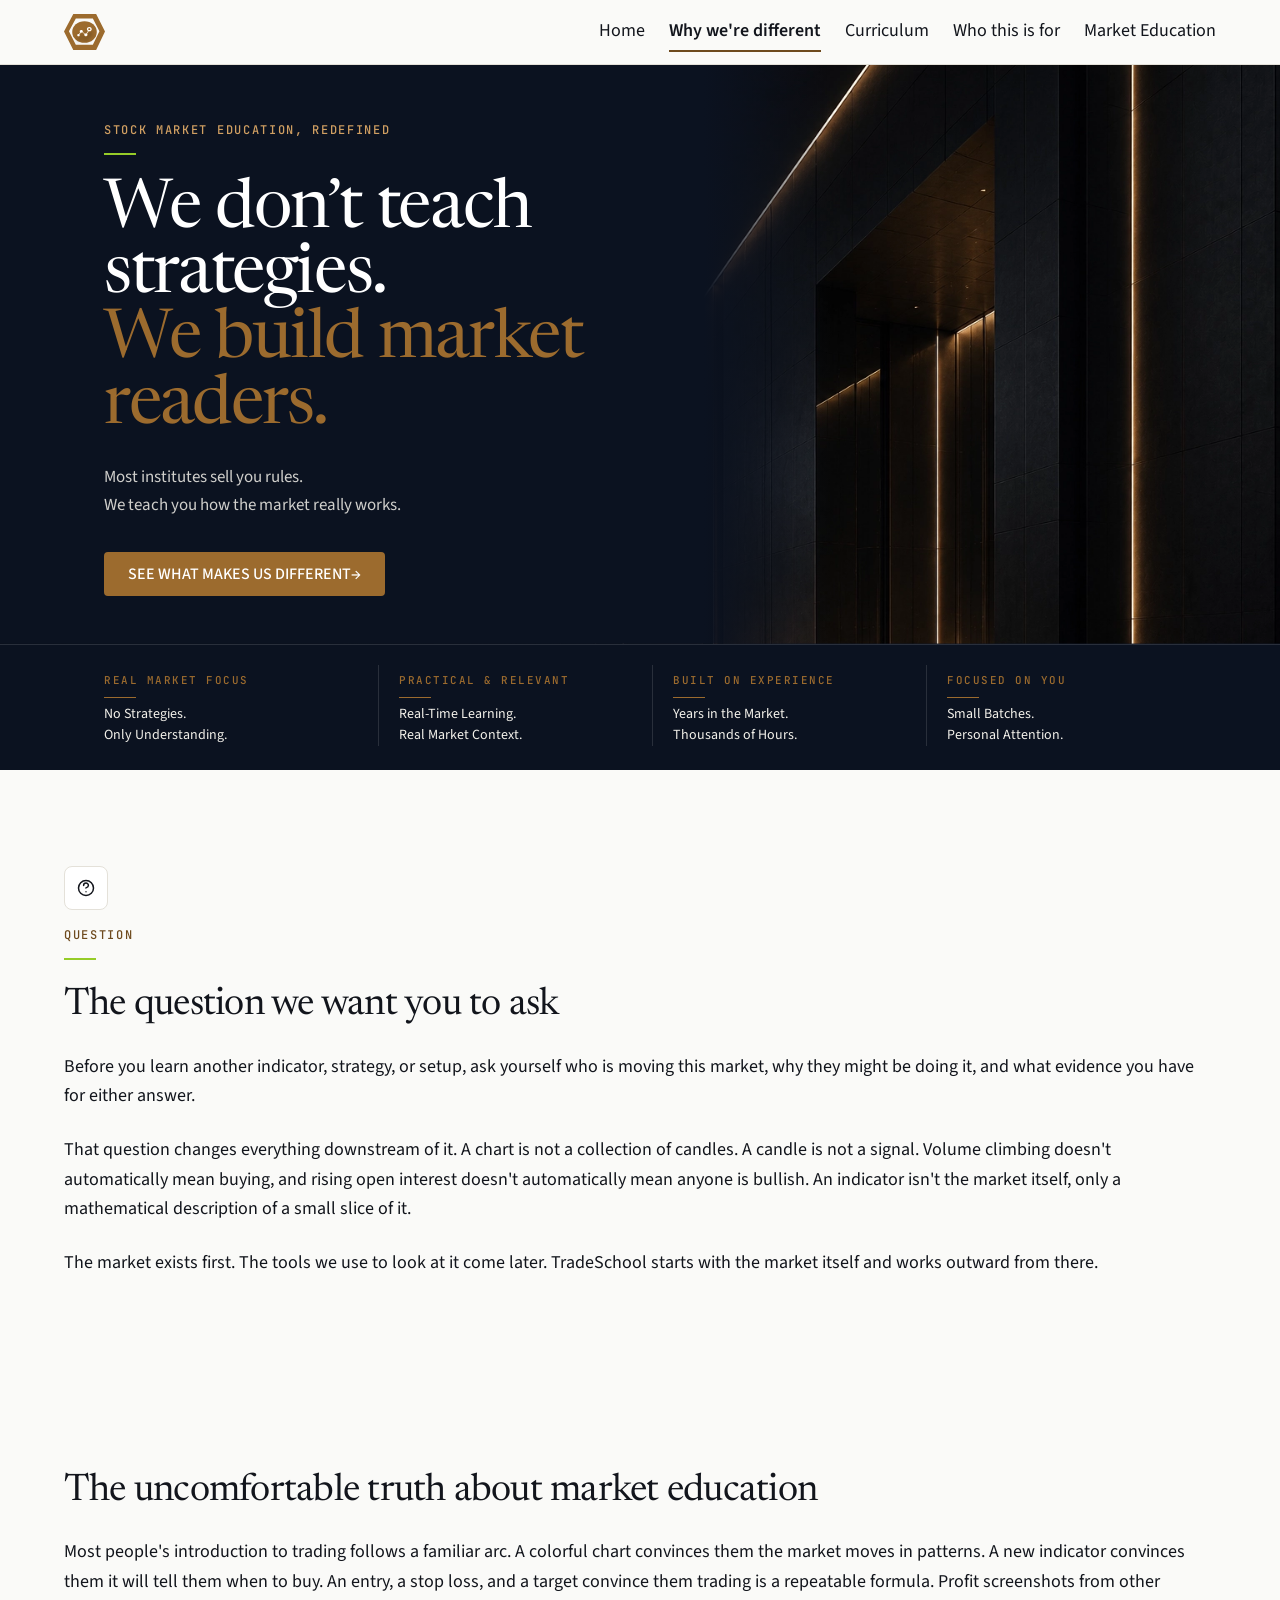
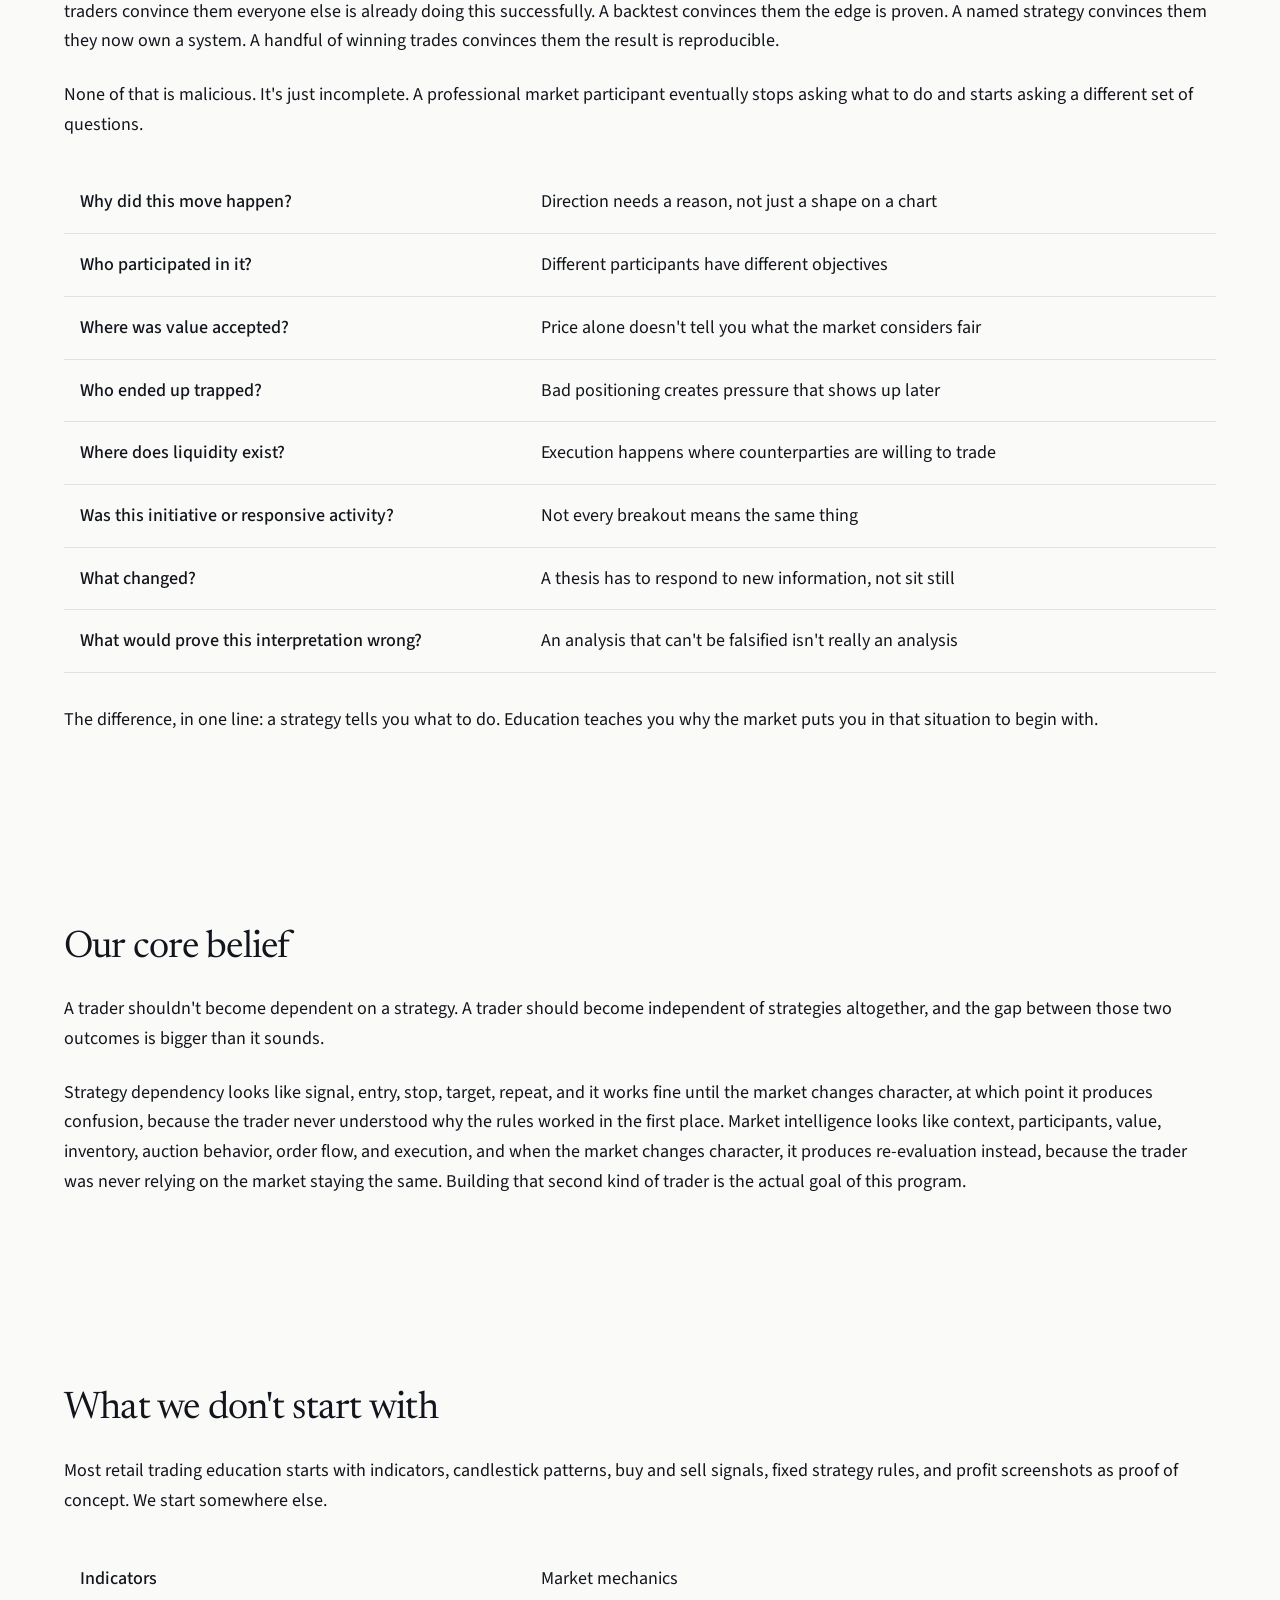
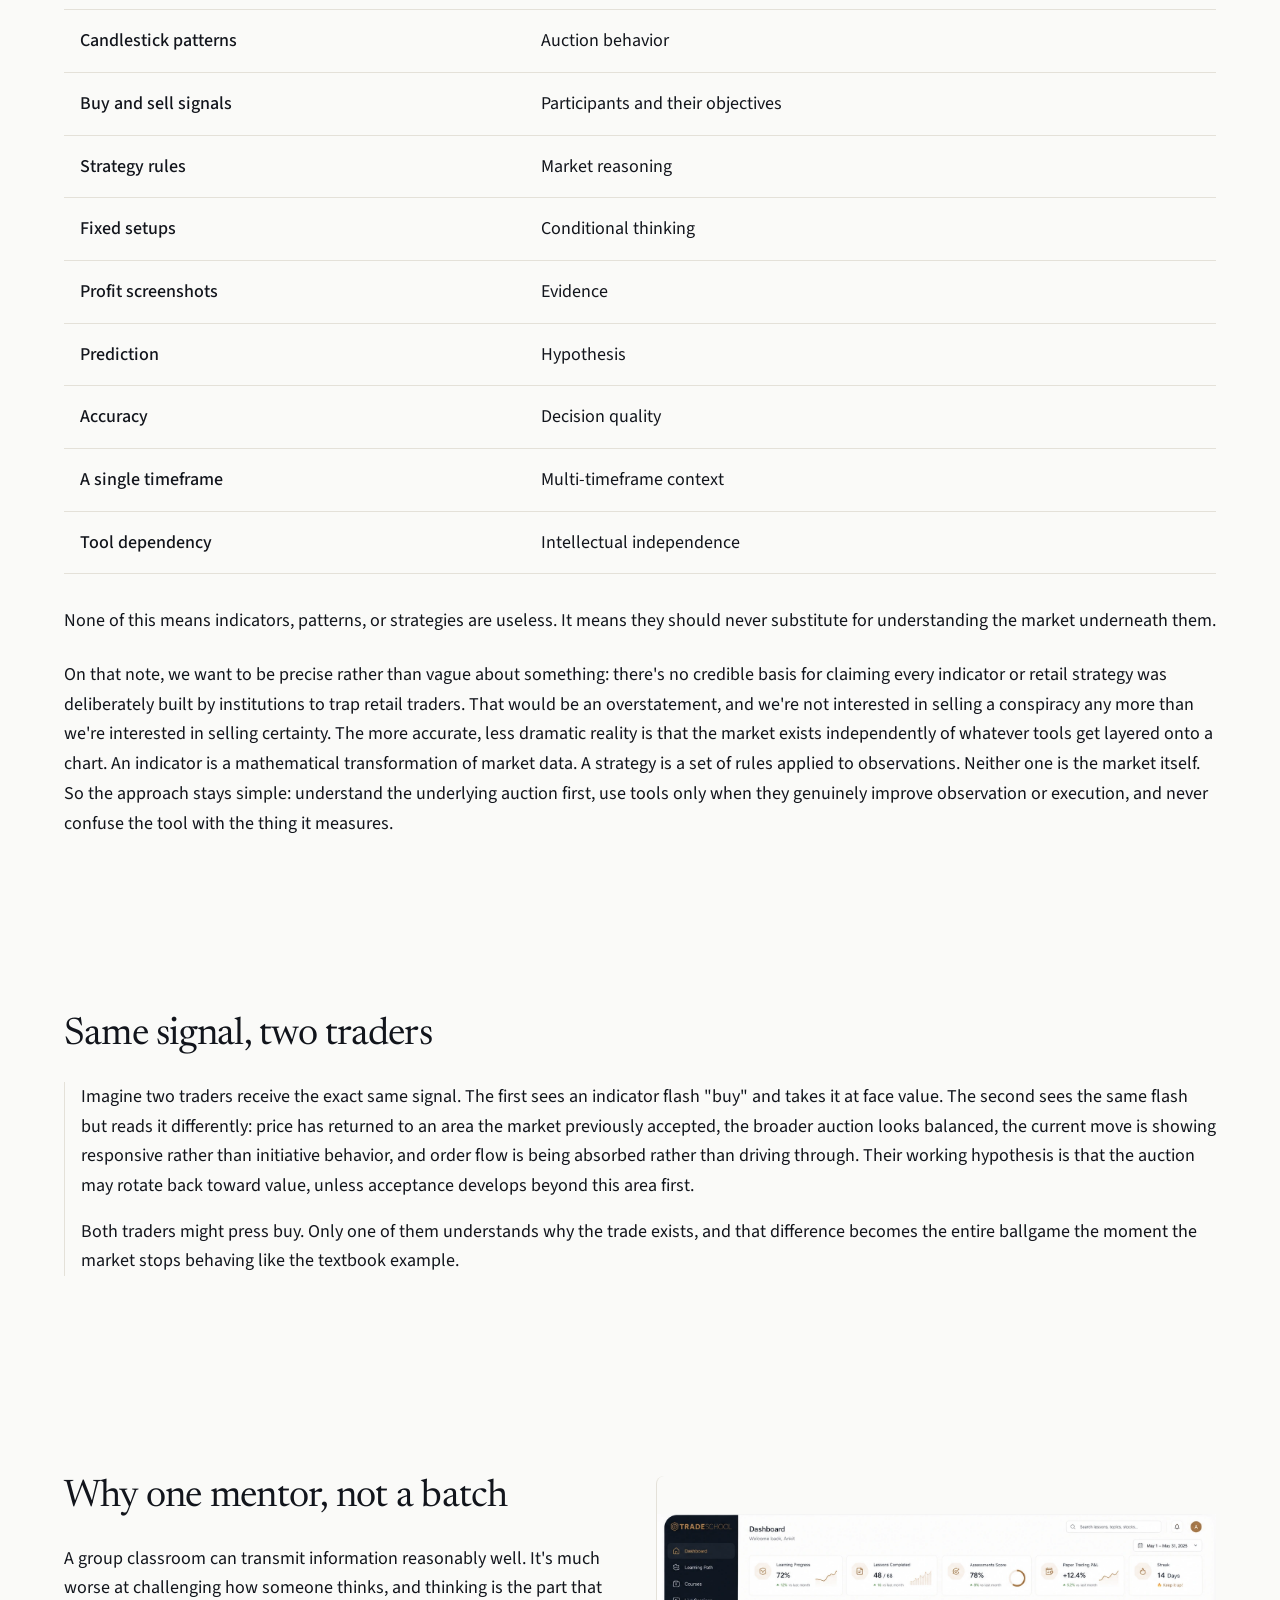
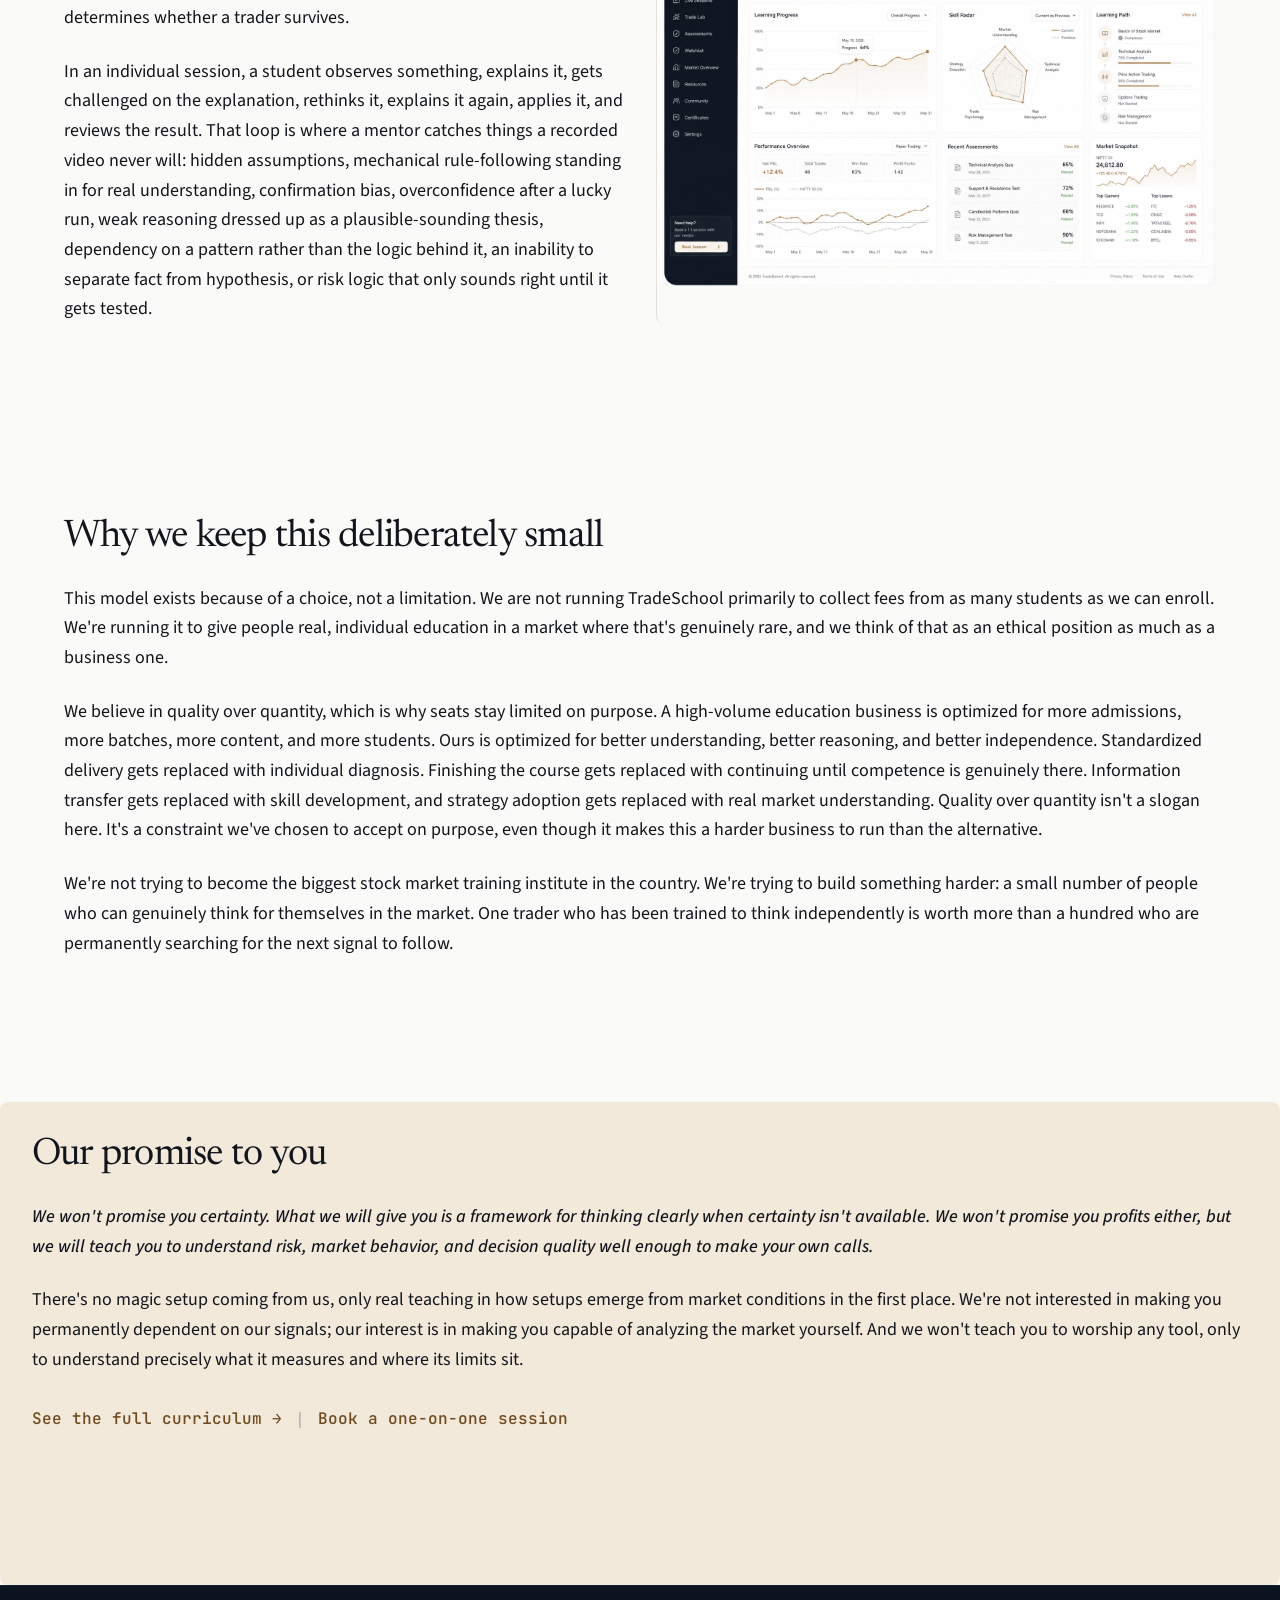
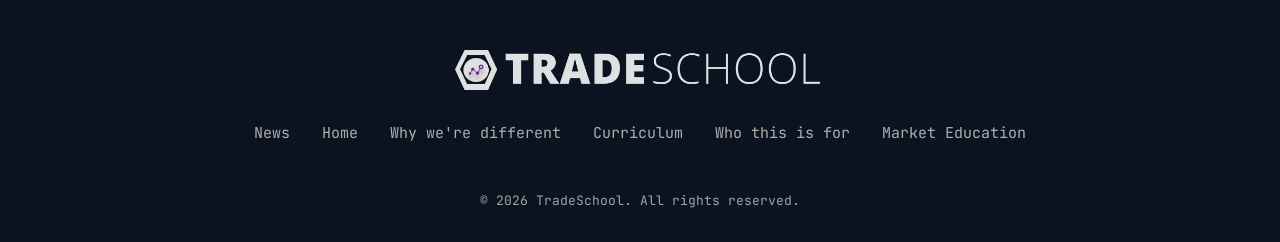
<file: why-were-different.html>
<!DOCTYPE html>
<html lang="en">

<head>
  <meta charset="UTF-8">
  <meta name="viewport" content="width=device-width, initial-scale=1.0">
  <title>Why we're different | TradeSchool</title>
  <meta name="description"
    content="Why TradeSchool refuses shortcuts: no indicators, no signals, no certificates — a framework for thinking clearly when certainty isn't available.">
  <link rel="icon"
    href="data:image/svg+xml,%3Csvg xmlns='http://www.w3.org/2000/svg' viewBox='0 0 64 64'%3E%3Crect width='64' height='64' rx='12' fill='%239C6B2E'/%3E%3Ctext x='32' y='44' font-family='Georgia,serif' font-size='36' fill='%23FAFAF8' text-anchor='middle'%3ET%3C/text%3E%3C/svg%3E">
  <link rel="preconnect" href="https://fonts.googleapis.com">
  <link rel="preconnect" href="https://fonts.gstatic.com" crossorigin>
  <link href="https://api.fontshare.com/v2/css?f[]=spline-sans@400,500,600&display=swap" rel="stylesheet">
  <link rel="stylesheet" href="css/styles.css">
  <link rel="stylesheet"
    href="https://fonts.googleapis.com/css2?family=Source+Sans+3:wght@400;500;600&family=Inter:wght@400;500;600&family=JetBrains+Mono:wght@400;500&family=Newsreader:ital,opsz,wght@0,6..72,400;0,6..72,500;1,6..72,400;1,6..72,500&display=swap">
</head>

<body>

  <!-- Navigation -->
  <header class="site-header">
    <div class="container nav-container">
      <a href="index.html" class="logo"><img src="assets/logo-header.svg" alt="TradeSchool" class="logo-header-img"></a>

      <nav class="desktop-nav">
        <a href="index.html">Home</a>
        <a href="why-were-different.html" class="active">Why we're different</a>
        <a href="curriculum.html">Curriculum</a>
        <a href="who-its-for.html">Who this is for</a>
        <a href="market-education.html">Market Education</a>
      </nav>

      <button id="mobile-menu-btn" class="mobile-menu-btn" aria-label="Open menu" aria-expanded="false">
        <svg width="24" height="24" viewBox="0 0 24 24" fill="none" xmlns="http://www.w3.org/2000/svg">
          <path d="M3 12H21M3 6H21M3 18H21" stroke-linecap="round" stroke-linejoin="round" />
        </svg>
      </button>
    </div>
  </header>

  <!-- Mobile Nav Overlay -->
  <nav id="mobile-nav-overlay" class="mobile-nav-overlay" aria-label="Mobile menu">
    <button id="mobile-close-btn" class="close-btn" aria-label="Close menu">
      <svg width="24" height="24" viewBox="0 0 24 24" fill="none" xmlns="http://www.w3.org/2000/svg">
        <path d="M18 6L6 18M6 6L18 18" stroke-linecap="round" stroke-linejoin="round" />
      </svg>
    </button>
    <a href="index.html">Home</a>
    <a href="why-were-different.html" class="active">Why we're different</a>
    <a href="curriculum.html">Curriculum</a>
    <a href="who-its-for.html">Who this is for</a>
    <a href="market-education.html">Market Education</a>
  </nav>

  <main>
    <!-- Hero — Shared reusable clone (100% attached design) — tokenized -->
    <section id="hero" class="hero-shared full-bleed-section hero-shared--why">
      <div class="hero-shared__inner full-bleed-content">
        <div class="hero-shared__grid">
          <div class="hero-shared__content">
            <span class="hero-shared__eyebrow eyebrow">STOCK MARKET EDUCATION, REDEFINED</span>
            <div class="section-rule hero-shared__rule"></div>
            <h1 class="hero-shared__title">
              <span class="hero-shared__title--white">We don’t teach</span><br>
              <span class="hero-shared__title--white">strategies.</span><br>
              <span class="hero-shared__title--accent">We build market</span><br>
              <span class="hero-shared__title--accent">readers.</span>
            </h1>
            <p class="hero-shared__desc">Most institutes sell you rules.<br>We teach you how the market really works.
            </p>
            <a href="https://wa.me/919481369078" target="_blank" rel="noopener noreferrer"
              class="btn-primary hero-shared__cta">SEE WHAT MAKES US DIFFERENT <span aria-hidden="true">→</span></a>
          </div>
        </div>
      </div>
    </section>
    <section class="hero-features-bar full-bleed-section" aria-label="Key differentiators">
      <div class="hero-features-bar__inner full-bleed-content">
        <div class="hero-shared__features" role="list">
          <div class="hero-shared__feat" role="listitem"><span class="hero-shared__feat-kicker">REAL MARKET
              FOCUS</span><span class="hero-shared__feat-value">No Strategies.<br>Only Understanding.</span></div>
          <div class="hero-shared__feat" role="listitem"><span class="hero-shared__feat-kicker">PRACTICAL &amp;
              RELEVANT</span><span class="hero-shared__feat-value">Real-Time Learning.<br>Real Market Context.</span>
          </div>
          <div class="hero-shared__feat" role="listitem"><span class="hero-shared__feat-kicker">BUILT ON
              EXPERIENCE</span><span class="hero-shared__feat-value">Years in the Market.<br>Thousands of Hours.</span>
          </div>
          <div class="hero-shared__feat" role="listitem"><span class="hero-shared__feat-kicker">FOCUSED ON
              YOU</span><span class="hero-shared__feat-value">Small Batches.<br>Personal Attention.</span></div>
        </div>
      </div>
    </section>

    <!-- Sticky Mobile CTA Bar -->
    <div id="sticky-cta-bar" class="sticky-cta-bar">
      <a href="https://wa.me/919481369078" target="_blank" rel="noopener noreferrer" class="btn-primary">Book a
        one-on-one session</a>
    </div>

    <section class="section section--md container">
      <div class="section-icon mb-4" aria-hidden="true">
        <svg width="20" height="20" viewBox="0 0 20 20" fill="none" stroke="var(--color-ink)" stroke-width="1.5"
          stroke-linecap="round" stroke-linejoin="round" aria-hidden="true">
          <circle cx="10" cy="10" r="7.5" />
          <path d="M7.6 7.5a2.4 2.4 0 0 1 4.8 0c0 1.6-2.4 2.4-2.4 2.4" />
          <circle cx="10" cy="13.8" r="0.7" fill="var(--color-ink)" stroke="none" />
        </svg>
      </div>
      <span class="eyebrow">QUESTION</span>
      <div class="section-rule"></div>
      <h2 class="text-3xl mb-6">The question we want you to ask</h2>
      <p class="text-base text-ink mb-6">Before you learn another indicator, strategy, or setup, ask yourself who is
        moving this market, why they might be doing it, and what evidence you have for either answer.</p>
      <p class="text-base text-ink mb-6">That question changes everything downstream of it. A chart is not a collection
        of candles. A candle is not a signal. Volume climbing doesn't automatically mean buying, and rising open
        interest doesn't automatically mean anyone is bullish. An indicator isn't the market itself, only a mathematical
        description of a small slice of it.</p>
      <p class="text-base text-ink">The market exists first. The tools we use to look at it come later. TradeSchool
        starts with the market itself and works outward from there.</p>
    </section>

    <!-- The uncomfortable truth about market education -->
    <section class="section section--md container">
      <h2 class="text-3xl mb-6">The uncomfortable truth about market education</h2>
      <p class="text-base text-ink mb-6">Most people's introduction to trading follows a familiar arc. A colorful chart
        convinces them the market moves in patterns. A new indicator convinces them it will tell them when to buy. An
        entry, a stop loss, and a target convince them trading is a repeatable formula. Profit screenshots from other
        traders convince them everyone else is already doing this successfully. A backtest convinces them the edge is
        proven. A named strategy convinces them they now own a system. A handful of winning trades convinces them the
        result is reproducible.</p>
      <p class="text-base text-ink mb-8">None of that is malicious. It's just incomplete. A professional market
        participant eventually stops asking what to do and starts asking a different set of questions.</p>

      <!-- NOTE (not applied): these label/value tables map naturally to <dl>/<dt>/<dd>;
           kept as tables because the mobile stack layout depends on the
           .stack-table-mobile .tr/.td-label/.td-value CSS rules. -->
      <div class="table-container">
        <table class="stack-table-mobile">
          <tbody class="tbody">
            <tr class="tr">
              <td class="td-label">Why did this move happen?</td>
              <td class="td-value">Direction needs a reason, not just a shape on a chart</td>
            </tr>
            <tr class="tr">
              <td class="td-label">Who participated in it?</td>
              <td class="td-value">Different participants have different objectives</td>
            </tr>
            <tr class="tr">
              <td class="td-label">Where was value accepted?</td>
              <td class="td-value">Price alone doesn't tell you what the market considers fair</td>
            </tr>
            <tr class="tr">
              <td class="td-label">Who ended up trapped?</td>
              <td class="td-value">Bad positioning creates pressure that shows up later</td>
            </tr>
            <tr class="tr">
              <td class="td-label">Where does liquidity exist?</td>
              <td class="td-value">Execution happens where counterparties are willing to trade</td>
            </tr>
            <tr class="tr">
              <td class="td-label">Was this initiative or responsive activity?</td>
              <td class="td-value">Not every breakout means the same thing</td>
            </tr>
            <tr class="tr">
              <td class="td-label">What changed?</td>
              <td class="td-value">A thesis has to respond to new information, not sit still</td>
            </tr>
            <tr class="tr">
              <td class="td-label">What would prove this interpretation wrong?</td>
              <td class="td-value">An analysis that can't be falsified isn't really an analysis</td>
            </tr>
          </tbody>
        </table>
      </div>

      <p class="text-base text-ink mt-8">The difference, in one line: a strategy tells you what to do. Education teaches
        you why the market puts you in that situation to begin with.</p>
    </section>

    <!-- Our core belief -->
    <section class="section section--md container">
      <h2 class="text-3xl mb-6">Our core belief</h2>
      <p class="text-base text-ink mb-6">A trader shouldn't become dependent on a strategy. A trader should become
        independent of strategies altogether, and the gap between those two outcomes is bigger than it sounds.</p>
      <p class="text-base text-ink">Strategy dependency looks like signal, entry, stop, target, repeat, and it works
        fine until the market changes character, at which point it produces confusion, because the trader never
        understood why the rules worked in the first place. Market intelligence looks like context, participants, value,
        inventory, auction behavior, order flow, and execution, and when the market changes character, it produces
        re-evaluation instead, because the trader was never relying on the market staying the same. Building that second
        kind of trader is the actual goal of this program.</p>
    </section>

    <!-- What we don't start with -->
    <section class="section section--md container">
      <h2 class="text-3xl mb-6">What we don't start with</h2>
      <p class="text-base text-ink mb-8">Most retail trading education starts with indicators, candlestick patterns, buy
        and sell signals, fixed strategy rules, and profit screenshots as proof of concept. We start somewhere else.</p>

      <div class="table-container">
        <table class="stack-table-mobile">
          <tbody class="tbody">
            <tr class="tr">
              <td class="td-label">Indicators</td>
              <td class="td-value">Market mechanics</td>
            </tr>
            <tr class="tr">
              <td class="td-label">Candlestick patterns</td>
              <td class="td-value">Auction behavior</td>
            </tr>
            <tr class="tr">
              <td class="td-label">Buy and sell signals</td>
              <td class="td-value">Participants and their objectives</td>
            </tr>
            <tr class="tr">
              <td class="td-label">Strategy rules</td>
              <td class="td-value">Market reasoning</td>
            </tr>
            <tr class="tr">
              <td class="td-label">Fixed setups</td>
              <td class="td-value">Conditional thinking</td>
            </tr>
            <tr class="tr">
              <td class="td-label">Profit screenshots</td>
              <td class="td-value">Evidence</td>
            </tr>
            <tr class="tr">
              <td class="td-label">Prediction</td>
              <td class="td-value">Hypothesis</td>
            </tr>
            <tr class="tr">
              <td class="td-label">Accuracy</td>
              <td class="td-value">Decision quality</td>
            </tr>
            <tr class="tr">
              <td class="td-label">A single timeframe</td>
              <td class="td-value">Multi-timeframe context</td>
            </tr>
            <tr class="tr">
              <td class="td-label">Tool dependency</td>
              <td class="td-value">Intellectual independence</td>
            </tr>
          </tbody>
        </table>
      </div>

      <p class="text-base text-ink mt-8 mb-6">None of this means indicators, patterns, or strategies are useless. It
        means they should never substitute for understanding the market underneath them.</p>
      <p class="text-base text-ink">On that note, we want to be precise rather than vague about something: there's no
        credible basis for claiming every indicator or retail strategy was deliberately built by institutions to trap
        retail traders. That would be an overstatement, and we're not interested in selling a conspiracy any more than
        we're interested in selling certainty. The more accurate, less dramatic reality is that the market exists
        independently of whatever tools get layered onto a chart. An indicator is a mathematical transformation of
        market data. A strategy is a set of rules applied to observations. Neither one is the market itself. So the
        approach stays simple: understand the underlying auction first, use tools only when they genuinely improve
        observation or execution, and never confuse the tool with the thing it measures.</p>
    </section>

    <!-- Same signal, two traders -->
    <section class="section section--sm container">
      <h2 class="text-3xl mb-6">Same signal, two traders</h2>
      <blockquote class="border-l mb-6">
        <p class="text-base text-ink mb-4">Imagine two traders receive the exact same signal. The first sees an
          indicator flash "buy" and takes it at face value. The second sees the same flash but reads it differently:
          price has returned to an area the market previously accepted, the broader auction looks balanced, the current
          move is showing responsive rather than initiative behavior, and order flow is being absorbed rather than
          driving through. Their working hypothesis is that the auction may rotate back toward value, unless acceptance
          develops beyond this area first.</p>
        <p class="text-base text-ink">Both traders might press buy. Only one of them understands why the trade exists,
          and that difference becomes the entire ballgame the moment the market stops behaving like the textbook
          example.</p>
      </blockquote>
    </section>

    <!-- Why one mentor, not a batch -->
    <section class="section section--md container">
      <div class="grid">
        <div class="lg-col-span-6">
          <h2 class="text-3xl mb-6">Why one mentor, not a batch</h2>
          <p class="text-base text-ink mb-6">A group classroom can transmit information reasonably well. It's much worse
            at challenging how someone thinks, and thinking is the part that determines whether a trader survives.</p>
          <p class="text-base text-ink">In an individual session, a student observes something, explains it, gets
            challenged on the explanation, rethinks it, explains it again, applies it, and reviews the result. That loop
            is where a mentor catches things a recorded video never will: hidden assumptions, mechanical rule-following
            standing in for real understanding, confirmation bias, overconfidence after a lucky run, weak reasoning
            dressed up as a plausible-sounding thesis, dependency on a pattern rather than the logic behind it, an
            inability to separate fact from hypothesis, or risk logic that only sounds right until it gets tested.</p>
        </div>
        <div class="lg-col-span-6">
          <figure
            class="bg-canvas rounded-lg flex items-center justify-center grid-media diagram-figure diagram-figure-fit">
            <img src="assets/one-mentor.webp" alt="One student, one mentor" loading="lazy" decoding="async">
          </figure>
        </div>
      </div>
    </section>

    <!-- Why we keep this deliberately small -->
    <section class="section section--md container">
      <div class="mb-12">
        <h2 class="text-3xl mb-6">Why we keep this deliberately small</h2>
        <p class="text-base text-ink mb-6">This model exists because of a choice, not a limitation. We are not running
          TradeSchool primarily to collect fees from as many students as we can enroll. We're running it to give people
          real, individual education in a market where that's genuinely rare, and we think of that as an ethical
          position as much as a business one.</p>
        <p class="text-base text-ink mb-6">We believe in quality over quantity, which is why seats stay limited on
          purpose. A high-volume education business is optimized for more admissions, more batches, more content, and
          more students. Ours is optimized for better understanding, better reasoning, and better independence.
          Standardized delivery gets replaced with individual diagnosis. Finishing the course gets replaced with
          continuing until competence is genuinely there. Information transfer gets replaced with skill development, and
          strategy adoption gets replaced with real market understanding. Quality over quantity isn't a slogan here.
          It's a constraint we've chosen to accept on purpose, even though it makes this a harder business to run than
          the alternative.</p>
        <p class="text-base text-ink mb-12">We're not trying to become the biggest stock market training institute in
          the country. We're trying to build something harder: a small number of people who can genuinely think for
          themselves in the market. One trader who has been trained to think independently is worth more than a hundred
          who are permanently searching for the next signal to follow.</p>
      </div>
    </section>

    <!-- Our promise to you -->
    <section class="section container bg-accent-wash cta-panel">
      <h2 class="text-3xl mb-6">Our promise to you</h2>
      <blockquote class="text-base text-ink mb-6 pull-quote">We won't promise you certainty. What we will give you is a
        framework for thinking clearly when certainty isn't available. We won't promise you profits either, but we will
        teach you to understand risk, market behavior, and decision quality well enough to make your own calls.
      </blockquote>
      <p class="text-base text-ink mb-8">There's no magic setup coming from us, only real teaching in how setups emerge
        from market conditions in the first place. We're not interested in making you permanently dependent on our
        signals; our interest is in making you capable of analyzing the market yourself. And we won't teach you to
        worship any tool, only to understand precisely what it measures and where its limits sit.</p>
      <div class="flex flex-wrap items-center gap-4">
        <a href="curriculum.html" class="no-underline font-mono-bold">See the full curriculum &rarr;</a>
        <span class="text-ink-faint">|</span>
        <a href="https://wa.me/919481369078" target="_blank" rel="noopener noreferrer"
          class="no-underline font-mono-bold">Book a one-on-one session</a>
      </div>
    </section>

  </main>

  <footer class="bg-anchor site-footer">
    <div class="container flex flex-col items-center">
      <a href="index.html" class="footer-logo mb-8">
        <img src="assets/logo.png" alt="TradeSchool Logo" class="footer-logo-img">
      </a>
      <nav class="flex items-center justify-center gap-8 mb-12 footer-nav">
        <a href="https://www.ft.com/news-feed" target="_blank" rel="noopener noreferrer"
          class="text-anchor no-underline text-sm font-mono footer-link">News</a>
        <a href="index.html" class="text-anchor no-underline text-sm font-mono footer-link">Home</a>
        <a href="why-were-different.html" class="text-anchor no-underline text-sm font-mono footer-link">Why we're
          different</a>
        <a href="curriculum.html" class="text-anchor no-underline text-sm font-mono footer-link">Curriculum</a>
        <a href="who-its-for.html" class="text-anchor no-underline text-sm font-mono footer-link">Who this is for</a>
        <a href="market-education.html" class="text-anchor no-underline text-sm font-mono footer-link">Market
          Education</a>
      </nav>
      <p class="text-xs font-mono footer-copyright">&copy; 2026 TradeSchool. All rights reserved.</p>
    </div>
  </footer>

  <script src="js/scripts.js"></script>
</body>

</html>
</file>
<file: css/styles.css>
:root {
  /* Color Tokens - Stripe/Editorial Fintech restraint */
  --color-canvas: #FAFAF8;
  --color-surface: #FFFFFF;
  --color-ink: #12151C;
  /* Deep navy ink */
  --color-ink-muted: #4B4F5A;
  --color-ink-faint: #8A8D96;
  --color-anchor: #0B1220;
  --color-anchor-text: #F3F1EA;
  --color-border: #E4E1D9;
  /* Hairline borders */
  --color-accent: #9C6B2E;
  /* One disciplined accent */
  --color-accent-deep: #6E4A1E;
  --color-accent-wash: #F3E9DB;
  /* One new accent */
  --color-accent-new: #D09F62;
  /* Eyebrow Color */
  --color-eyebrow: #96CC28;
  /* FT — pixel-perfect quote mark */
  --o3-color-palette-oxford: #0F5499;
  --o3-icon-quote-left: url("data:image/svg+xml;charset=utf-8,%3Csvg xmlns='http://www.w3.org/2000/svg' fill='none' viewBox='0 0 1024 1024'%3E%3Cpath fill='%23000' d='M259.728 440.648c115.854-20.986 235.92 48.267 235.92 184.676 0 104.93-92.683 184.676-189.579 184.676C190.215 810 87 736.549 87 577.056c0-186.725 160.005-346.183 393.719-363.043a.2.2 0 0 1 .213.168l6.259 39.494a.2.2 0 0 1-.169.23C339.7 277.024 259.728 350.449 259.728 440.648m442.351 0C817.933 419.662 938 488.915 938 625.324 938 730.254 845.317 810 748.421 810c-115.854 0-219.07-73.451-219.07-232.944 0-186.725 160.005-346.183 393.719-363.043a.203.203 0 0 1 .214.168l6.259 39.494a.203.203 0 0 1-.169.23c-147.323 23.119-227.295 96.544-227.295 186.743'/%3E%3C/svg%3E");

  /* Typography — Spline Sans primary, Source Sans 3 fallback + Inter fallback + JetBrains Mono */
  --font-display: 'Newsreader', serif;
  --font-body: 'Spline Sans', 'Source Sans 3', 'Inter', system-ui, sans-serif;
  --font-mono: 'JetBrains Mono', monospace;

  /* Spacing */
  --space-1: 4px;
  --space-2: 8px;
  --space-3: 12px;
  --space-4: 16px;
  --space-6: 24px;
  --space-8: 32px;
  --space-12: 48px;
  --space-16: 64px;
  --space-24: 96px;
  --space-32: 128px;
  --section-pad-block: 64px;
  --section-pad-block-lg: 128px;
  --section-pad-block-md: 96px;
  --section-pad-block-sm: 80px;

  /* Radii & Elevations - Linear precision */
  --radius-sm: 2px;
  --radius-md: 4px;
  --radius-lg: 8px;
  --shadow-sticky: 0 4px 16px rgba(18, 21, 28, 0.08);
  /* Refined shadow */

  /* Motion */
  --ease: cubic-bezier(0.16, 1, 0.3, 1);
}

/* Base Resets */
*,
*::before,
*::after {
  box-sizing: border-box;
  margin: 0;
  padding: 0;
}

html {
  scroll-behavior: smooth;
  /* Smooth scrolling for anchor links */
  overflow-x: clip;
}

[id] {
  scroll-margin-top: 80px;
}

body {
  background-color: var(--color-canvas);
  color: var(--color-ink);
  font-family: var(--font-body);
  font-size: 1rem;
  line-height: 1.65;
  overflow-x: clip;
  -webkit-font-smoothing: antialiased;
  -moz-osx-font-smoothing: grayscale;
  /* Extra crispness */
}

@media (prefers-reduced-motion: reduce) {

  *,
  *::before,
  *::after {
    animation-duration: 0.01ms !important;
    animation-iteration-count: 1 !important;
    transition-duration: 0.01ms !important;
    scroll-behavior: auto !important;
  }
}

/* Motion: restraint as expertise — no scroll-triggered animation. Hover/focus only at 150ms. */

/* Typography Scales */
.text-xs {
  font-size: 0.8125rem;
  line-height: 1.4;
}

.text-sm {
  font-size: 0.9375rem;
  line-height: 1.5;
}

.text-base {
  font-size: 1.125rem;
  line-height: 1.65;
}

.text-lg {
  font-size: 1.25rem;
  line-height: 1.6;
}

.text-2xl {
  font-size: clamp(1.75rem, 1.693rem + 0.284vw, 1.875rem);
  line-height: 1.3;
  font-weight: 500;
  letter-spacing: -0.01em;
}

.text-3xl {
  font-size: clamp(1.75rem, 1.466rem + 1.42vw, 2.375rem);
  line-height: 1.15;
  font-family: var(--font-display);
  font-weight: 400;
  letter-spacing: -0.02em;
}

.text-4xl {
  font-size: clamp(2.125rem, 1.244rem + 4.40vw, 4.0625rem);
  line-height: 1.08;
  font-family: var(--font-display);
  font-weight: 400;
  letter-spacing: -0.02em;
}



h1,
h2 {
  font-family: var(--font-display);
  font-weight: 400;
  text-wrap: balance;
}

h3,
h4 {
  font-family: var(--font-body);
  font-weight: 500;
  letter-spacing: -0.01em;
  overflow-wrap: break-word;
  text-wrap: pretty;
}

h1 em,
h2 em,
.pull-quote {
  font-weight: 500;
  font-style: italic;
}

.font-mono {
  font-family: var(--font-mono);
}

.font-mono-bold {
  font-family: var(--font-mono);
  font-weight: 500;
}

/* Eyebrow + rule — corporate hierarchy per spec §10 (optional, no colour change) */
.eyebrow {
  display: block;
  font-family: var(--font-mono);
  font-size: 0.75rem;
  font-weight: 500;
  letter-spacing: 0.14em;
  text-transform: uppercase;
  color: var(--color-accent-deep);
  margin-bottom: var(--space-3);
}

.section-rule {
  width: 32px;
  height: 2px;
  background-color: var(--color-eyebrow);
  margin-bottom: var(--space-6);
}

.text-ink {
  color: var(--color-ink);
}

.text-ink-muted {
  color: var(--color-ink-muted);
}

.text-ink-faint {
  color: var(--color-ink-faint);
}

.text-accent {
  color: var(--color-accent);
}

.text-accent-deep {
  color: var(--color-accent-deep);
}

.text-anchor {
  color: var(--color-anchor-text);
}

/* Links — restraint: hover/focus only, 150ms ease-out per spec §8 */
a {
  color: var(--color-accent-deep);
  text-decoration: underline;
  text-decoration-color: var(--color-border);
  text-underline-offset: 4px;
  transition: color 150ms ease-out, text-decoration-color 150ms ease-out;
}

a:hover {
  text-decoration-color: var(--color-accent-deep);
  color: var(--color-accent);
}

a.no-underline {
  text-decoration: none;
}

a.no-underline:hover {
  text-decoration: underline;
  text-decoration-color: var(--color-accent-deep);
}

a:focus-visible,
button:focus-visible,
input:focus-visible,
select:focus-visible {
  outline: 2px solid var(--color-ink);
  outline-offset: 2px;
}

/* Layout Grid & Margins */
.container {
  width: 100%;
  padding-left: 20px;
  padding-right: 20px;
  margin: 0 auto;
}

@media (min-width: 640px) {
  .container {
    padding-left: 32px;
    padding-right: 32px;
  }
}

@media (min-width: 1024px) {
  .container {
    padding-left: 64px;
    padding-right: 64px;
    max-width: none;
  }
}

@media (min-width: 1440px) {
  .container {
    max-width: 1200px;
    padding-left: 0;
    padding-right: 0;
  }
}

.section {
  padding-top: var(--section-pad-block);
  padding-bottom: var(--section-pad-block);
}

@media (min-width: 1024px) {
  .section {
    padding-top: var(--section-pad-block-lg);
    padding-bottom: var(--section-pad-block-lg);
  }

  .section--md {
    padding-top: var(--section-pad-block-md);
    padding-bottom: var(--section-pad-block-md);
  }

  .section--sm {
    padding-top: var(--section-pad-block-sm);
    padding-bottom: var(--section-pad-block-sm);
  }
}

@media (max-width: 1023px) {
  .section--md {
    padding-top: var(--space-16);
    padding-bottom: var(--space-16);
  }

  .section--sm {
    padding-top: 48px;
    padding-bottom: 48px;
  }
}

.section-hero {
  padding-top: var(--space-16);
  padding-bottom: var(--space-16);
}

@media (min-width: 1024px) {
  .section-hero {
    padding-top: var(--space-32);
    padding-bottom: var(--space-32);
  }

  .hero--video.section-hero {
    padding-top: 64px;
    padding-bottom: 64px;
  }
}

.hero--video.section-hero {
  padding-top: var(--space-16);
  padding-bottom: var(--space-16);
}

.grid {
  display: grid;
  grid-template-columns: repeat(4, 1fr);
  gap: var(--space-4);
}

@media (min-width: 640px) {
  .grid {
    grid-template-columns: repeat(8, 1fr);
    gap: var(--space-6);
  }
}

@media (min-width: 1024px) {
  .grid {
    grid-template-columns: repeat(12, 1fr);
    gap: var(--space-8);
  }
}

/* Mobile & tablet: grid children stack full-width by default */
.grid>* {
  grid-column: 1 / -1;
}

/* Mobile & tablet: image above section text */
@media (max-width: 1023px) {
  .grid>.grid-media {
    order: -1;
  }
}

/* NOTE: .lg-col-start-8 is intentionally NOT defined */

/* NOTE: .lg-col-start-8 is intentionally NOT defined. Pages pair it with
   .lg-col-span-6 as the 2nd grid child; auto-placement already lands those
   items in columns 7-12 with an identical result. Defining it here would
   force columns 8-12 and change the current layout. Left undefined on purpose. */
@media (min-width: 1024px) {
  .lg-col-span-4 {
    grid-column: span 4;
  }

  .lg-col-span-6 {
    grid-column: span 6;
  }
}

/* Global Components */

/* Buttons — Tier-1 corporate: flat, no lift, 150ms per spec §8 */
.btn-primary {
  display: inline-flex;
  align-items: center;
  justify-content: center;
  background-color: var(--color-accent);
  color: var(--color-surface);
  font-weight: 500;
  font-family: var(--font-body);
  border-radius: var(--radius-md);
  min-height: 44px;
  min-width: 44px;
  padding: 0 var(--space-6);
  border: none;
  text-decoration: none;
  cursor: pointer;
  transition: background-color 150ms ease-out;
}

.btn-primary:hover {
  background-color: var(--color-accent-deep);
  color: var(--color-surface);
  text-decoration: none;
}

.btn-primary:active {
  background-color: var(--color-accent-deep);
}

/* Navigation — solid canvas per spec §8, no blur */
.site-header {
  position: sticky;
  top: 0;
  z-index: 50;
  background-color: var(--color-canvas);
  border-bottom: 1px solid var(--color-border);
}

.nav-container {
  display: flex;
  align-items: center;
  justify-content: space-between;
  min-height: 64px;
}

.logo {
  font-family: var(--font-display);
  font-size: 1.375rem;
  font-weight: 500;
  color: var(--color-ink);
  text-decoration: none;
  letter-spacing: -0.01em;
}

.logo:hover {
  text-decoration: none;
  color: var(--color-accent-deep);
}

.desktop-nav {
  display: none;
}

.desktop-nav a {
  margin-left: var(--space-6);
  color: var(--color-ink);
  text-decoration: none;
  font-size: 1.125rem;
  font-weight: 400;
  position: relative;
  padding-bottom: 2px;
}

.desktop-nav a::after {
  content: '';
  position: absolute;
  width: 100%;
  transform: scaleX(0);
  height: 2px;
  bottom: -4px;
  left: 0;
  background-color: var(--color-accent-deep);
  transform-origin: bottom right;
  transition: transform 150ms ease-out;
}

.desktop-nav a:hover,
.desktop-nav a.active {
  color: var(--color-ink);
  font-weight: 600;
}

.desktop-nav a:hover::after,
.desktop-nav a.active::after {
  transform: scaleX(1);
  transform-origin: bottom left;
}

.mobile-menu-btn {
  background: none;
  border: none;
  padding: var(--space-2);
  min-height: 44px;
  min-width: 44px;
  cursor: pointer;
  display: flex;
  align-items: center;
  justify-content: center;
  transition: opacity 150ms ease-out;
}

.mobile-menu-btn:hover {
  opacity: 0.7;
}

.mobile-menu-btn svg {
  stroke: var(--color-ink);
  stroke-width: 1.5;
}

@media (min-width: 1024px) {
  .mobile-menu-btn {
    display: none;
  }

  .desktop-nav {
    display: flex;
    align-items: center;
  }
}

/* Mobile Nav Overlay */
.mobile-nav-overlay {
  position: fixed;
  inset: 0;
  background-color: var(--color-anchor);
  z-index: 100;
  display: flex;
  flex-direction: column;
  padding: var(--space-6) var(--space-4);
  transform: translateX(100%);
  transition: transform 400ms var(--ease);
}

.mobile-nav-overlay.is-open {
  transform: translateX(0);
}

.mobile-nav-overlay .close-btn {
  align-self: flex-end;
  background: none;
  border: none;
  padding: var(--space-2);
  min-height: 44px;
  min-width: 44px;
  cursor: pointer;
  margin-bottom: var(--space-8);
  transition: opacity 150ms ease-out;
}

.mobile-nav-overlay .close-btn:hover {
  opacity: 0.7;
}

.mobile-nav-overlay .close-btn svg {
  stroke: var(--color-anchor-text);
  stroke-width: 1.5;
}

.mobile-nav-overlay a {
  color: var(--color-anchor-text);
  font-size: var(--text-2xl);
  text-decoration: none;
  padding: var(--space-4) 0;
  font-weight: 400;
  border-bottom: 1px solid rgba(255, 255, 255, 0.1);
  transition: color 150ms ease-out;
}

.mobile-nav-overlay a:hover,
.mobile-nav-overlay a.active {
  color: var(--color-accent);
  font-weight: 500;
}

/* Sticky Mobile CTA Bar — solid surface per spec §8, no blur */
.sticky-cta-bar {
  position: fixed;
  bottom: 0;
  left: 0;
  right: 0;
  background-color: var(--color-surface);
  border-top: 1px solid var(--color-border);
  box-shadow: var(--shadow-sticky);
  padding: var(--space-3) 20px calc(var(--space-3) + env(safe-area-inset-bottom));
  z-index: 40;
  transform: translateY(100%);
  transition: transform 300ms var(--ease);
}

.sticky-cta-bar.is-visible {
  transform: translateY(0);
}

.sticky-cta-bar .btn-primary {
  width: 100%;
}

@media (min-width: 640px) {
  .sticky-cta-bar {
    display: none !important;
  }
}

/* Cards — hairline only per spec §4, no shadow, 150ms border */
.card {
  background-color: var(--color-surface);
  border: 1px solid var(--color-border);
  border-radius: var(--radius-lg);
  padding: var(--space-6);
  transition: border-color 150ms ease-out;
}

/* Stat Callout Block */
.stat-block {
  background-color: var(--color-anchor);
  color: var(--color-anchor-text);
  padding-top: var(--space-16);
  padding-bottom: var(--space-16);
}

@media (min-width: 1024px) {
  .stat-block {
    padding-top: var(--space-32);
    padding-bottom: var(--space-32);
  }
}

.stat-figure {
  font-family: var(--font-mono);
  font-size: clamp(3.5rem, 8vw + 1rem, 6.5rem);
  line-height: 1;
  letter-spacing: -0.04em;
  margin-bottom: var(--space-4);
  color: var(--color-surface);
  display: block;
  white-space: nowrap;
}

@media (min-width: 1024px) {
  .stat-figure {
    font-size: 6.5rem;
  }
}

.stat-figure .percent {
  color: var(--color-accent);
  font-size: 0.8em;
}

.stat-figure .text-accent {
  font-size: 0.8em;
  vertical-align: middle;
  padding: 0 2px;
}

.stat-item {
  border-top: 1px solid rgba(255, 255, 255, 0.1);
  padding-top: var(--space-6);
}

@media (min-width: 1024px) {
  .stat-item {
    border-top: none;
    border-left: 1px solid rgba(255, 255, 255, 0.1);
    padding-top: 0;
    padding-left: var(--space-6);
  }

  .stat-item:first-child {
    border-left: none;
    padding-left: 0;
  }
}

@media (min-width: 640px) and (max-width: 1023px) {
  .stat-item {
    grid-column: span 3;
    border-top: none;
    border-left: 1px solid rgba(255, 255, 255, 0.1);
    padding-top: 0;
    padding-left: var(--space-6);
  }

  .stat-item:first-child {
    border-left: none;
    padding-left: 0;
  }

  .stat-item:last-child {
    grid-column: span 2;
  }
}

/* Tables Strategy - Linear Precision */
.table-container {
  margin-top: var(--space-6);
  margin-bottom: var(--space-6);
}

/* 2-column stacked card tables */
.stack-table-mobile {
  width: 100%;
  border-collapse: collapse;
}

.stack-table-mobile .tr {
  background-color: var(--color-surface);
  border: 1px solid var(--color-border);
  border-radius: var(--radius-sm);
  padding: var(--space-4);
  margin-bottom: var(--space-4);
  display: block;
  transition: background-color 150ms ease-out, border-color 150ms ease-out;
}

@media (min-width: 1024px) {
  .stack-table-mobile .tr:hover {
    background-color: var(--color-accent-wash);
  }
}

.stack-table-mobile .td-label {
  font-weight: 500;
  font-size: 1.125rem;
  margin-bottom: var(--space-1);
  color: var(--color-ink);
  display: block;
}

.stack-table-mobile .td-value {
  font-size: 1.125rem;
  display: block;
}

@media (min-width: 640px) {
  .stack-table-mobile .tr {
    display: table-row;
    border: none;
    border-bottom: 1px solid var(--color-border);
    border-radius: 0;
    padding: 0;
    margin: 0;
    background: transparent;
    transform: none;
  }

  .stack-table-mobile .tr:hover {
    transform: none;
  }

  .stack-table-mobile .td-label,
  .stack-table-mobile .td-value {
    display: table-cell;
    padding: var(--space-4) var(--space-4);
    vertical-align: top;
  }

  .stack-table-mobile .td-label {
    width: 40%;
  }
}

/* 3/4-column scrollable tables */
.scroll-table-wrapper {
  position: relative;
  width: 100%;
  overflow-x: auto;
  -webkit-overflow-scrolling: touch;
  border: 1px solid var(--color-border);
  border-radius: var(--radius-sm);
  background-color: var(--color-surface);
}

.scroll-table {
  width: 100%;
  border-collapse: collapse;
  min-width: 600px;
}

.scroll-table th,
.scroll-table td {
  padding: var(--space-3) var(--space-4);
  border-bottom: 1px solid var(--color-border);
  border-right: 1px solid var(--color-border);
  font-size: var(--text-sm);
  text-align: left;
  vertical-align: top;
  background-color: var(--color-surface);
  transition: background-color 150ms ease-out;
}

.scroll-table th {
  font-weight: 500;
}

.scroll-table tr:last-child td {
  border-bottom: none;
}

.scroll-table td:last-child,
.scroll-table th:last-child {
  border-right: none;
}

.scroll-table th:first-child,
.scroll-table td:first-child {
  position: sticky;
  left: 0;
  z-index: 10;
  border-right: 2px solid var(--color-border);
}

@media (min-width: 1024px) {
  .scroll-table tbody tr:hover td {
    background-color: var(--color-accent-wash);
  }

  .scroll-table tbody tr:hover td:first-child {
    background-color: var(--color-accent-wash);
  }
}

.scroll-affordance {
  font-size: var(--text-xs);
  color: var(--color-ink-muted);
  text-align: right;
  margin-top: var(--space-2);
  display: block;
}

@media (min-width: 768px) {
  .scroll-affordance {
    display: none;
  }

  .scroll-table {
    min-width: auto;
  }
}

/* Outcome Matrix Ladder */
.ladder-cell-low {
  color: var(--color-ink-faint);
}

.ladder-cell-medium {
  color: var(--color-ink-muted);
  font-weight: 500;
}

.ladder-cell-high {
  color: var(--color-ink);
  font-weight: 600;
}

/* Utilities */
.mb-2 {
  margin-bottom: var(--space-2);
}

.mb-4 {
  margin-bottom: var(--space-4);
}

.mb-6 {
  margin-bottom: var(--space-6);
}

.mb-8 {
  margin-bottom: var(--space-8);
}

.mb-12 {
  margin-bottom: var(--space-12);
}

.mb-16 {
  margin-bottom: var(--space-16);
}

.mt-4 {
  margin-top: var(--space-4);
}

.mt-8 {
  margin-top: var(--space-8);
}

.mt-12 {
  margin-top: var(--space-12);
}

.flex {
  display: flex;
}

.flex-col {
  flex-direction: column;
}

.items-center {
  align-items: center;
}

.justify-center {
  justify-content: center;
}

.gap-4 {
  gap: var(--space-4);
}

.gap-8 {
  gap: var(--space-8);
}

.flex-wrap {
  flex-wrap: wrap;
}

.text-center {
  text-align: center;
}

.border-l {
  border-left: 1px solid var(--color-border);
  padding-left: var(--space-4);
}

/* Visually hidden but available to assistive technology */
.sr-only {
  position: absolute;
  width: 1px;
  height: 1px;
  padding: 0;
  margin: -1px;
  overflow: hidden;
  clip: rect(0, 0, 0, 0);
  white-space: nowrap;
  border: 0;
}

.bg-canvas {
  background-color: var(--color-canvas);
}

.bg-accent-wash {
  background-color: var(--color-accent-wash);
}

.bg-anchor {
  background-color: var(--color-anchor);
}

.rounded-lg {
  border-radius: var(--radius-lg);
}

/* Full bleed sections — no 100vw hack per spec §5: use box-shadow bleed to avoid overflow */
.full-bleed-section {
  position: relative;
  background-color: var(--color-anchor);
  box-shadow: 0 0 0 100vmax var(--color-anchor);
  clip-path: inset(0 -100vmax);
}

.full-bleed-content {
  max-width: 1200px;
  margin: 0 auto;
  padding-left: 20px;
  padding-right: 20px;
}

@media (min-width: 640px) {
  .full-bleed-content {
    padding-left: 32px;
    padding-right: 32px;
  }
}

@media (min-width: 1024px) {
  .full-bleed-content {
    padding-left: 64px;
    padding-right: 64px;
  }
}

/* Ticker Tape — full-bleed zero padding, transparent compact */
.ticker-tape--full-bleed {
  position: relative;
  background-color: var(--color-canvas);
  box-shadow: 0 0 0 100vmax var(--color-canvas);
  clip-path: inset(0 -100vmax);
  border-top: 1px solid var(--color-border);
  border-bottom: 1px solid var(--color-border);
  padding: 0;
  margin: 0;
  min-height: 46px;
  display: flex;
  align-items: center;
  overflow: hidden;
  overflow-x: clip;
  z-index: 1;
}

.ticker-tape__inner {
  width: 100%;
  min-height: 46px;
  display: flex;
  align-items: center;
  padding: 0;
  margin: 0;
}

.ticker-tape__inner tv-ticker-tape {
  display: block;
  width: 100%;
}

@media (prefers-reduced-motion: reduce) {
  tv-ticker-tape {
    animation: none;
  }
}

/* Image styles */
img {
  max-width: 100%;
  height: auto;
  display: block;
}

.hero-img {
  width: 100%;
  max-width: 1200px;
  margin: var(--space-8) auto 0;
  border: 1px solid var(--color-border);
  border-radius: var(--radius-lg);
  background-color: var(--color-surface);
  overflow: hidden;
}

.hero-img img {
  width: 100%;
  height: 100%;
  object-fit: cover;
  border-radius: inherit;
}

/* Curriculum Specific */
.level-marker {
  font-family: var(--font-mono);
  color: var(--color-accent);
  font-size: var(--text-sm);
  margin-bottom: var(--space-2);
  display: block;
}

@media (min-width: 1024px) {
  .level-row {
    display: grid;
    grid-template-columns: 2fr 10fr;
    gap: var(--space-8);
    margin-bottom: var(--space-12);
  }
}

/* Market Education page: register break */
.me-prose p {
  max-width: 65ch;
  line-height: 1.75;
}

/* Program cards (Who it's for: Beyond this program) */
.program-card h3 {
  font-weight: 600;
}

.program-card {
  position: relative;
  display: flex;
  flex-direction: column;
  padding: var(--space-4);
}

.program-card-icon {
  width: 44px;
  height: 44px;
  display: flex;
  align-items: center;
  justify-content: center;
  border: 1px solid var(--color-border);
  border-radius: var(--radius-lg);
  background-color: var(--color-canvas);
  color: var(--color-accent);
  margin-bottom: var(--space-6);
  transition: background-color 150ms ease-out, border-color 150ms ease-out;
}

.program-card-icon-img {
  width: 22px;
  height: 22px;
  display: block;
}

/* Section icons — 44×44 hairline, mono, no shadow (spec §9) */
.section-icon {
  width: 44px;
  height: 44px;
  display: flex;
  align-items: center;
  justify-content: center;
  border: 1px solid var(--color-border);
  border-radius: var(--radius-lg);
  background-color: var(--color-surface);
  color: var(--color-ink);
}

.section-icon-img {
  width: 20px;
  height: 20px;
  display: block;
}

.program-card-index {
  position: absolute;
  top: var(--space-6);
  right: var(--space-6);
  font-family: var(--font-mono);
  font-size: var(--text-sm);
  color: var(--color-ink-faint);
}

.program-card-eyebrow {
  display: block;
  font-size: var(--text-xs);
  font-weight: 600;
  letter-spacing: 0.12em;
  text-transform: uppercase;
  color: var(--color-accent-deep);
  margin-bottom: var(--space-2);
}

.program-card--featured {
  flex-direction: row;
  align-items: flex-start;
  gap: var(--space-6);
  padding: var(--space-4);
  background-color: var(--color-accent-wash);
  border-color: var(--color-accent);
}

.program-card--featured:hover {
  border-color: var(--color-accent-deep);
}

.card.program-card:hover .program-card-icon {
  background-color: var(--color-accent-wash);
  border-color: var(--color-accent);
  color: var(--color-accent-deep);
}

.program-card-badge {
  width: 95px;
  height: 95px;
  flex-shrink: 0;
  align-self: center;
  margin-left: auto;
  object-fit: contain;
}

.card.program-card:hover {
  transform: none;
}

/* Component classes extracted from inline styles (value-identical) */
.hero {
  position: relative;
  overflow: hidden;
}

.hero-bg-overlay {
  position: absolute;
  inset: 0;
  z-index: -1;
  pointer-events: none;
}

.hero-bg-img {
  width: 100%;
  height: 100%;
  object-fit: cover;
  opacity: 0.6;
}

/* Hero video background — index only (.hero--video) — fixed height irrespective of video, WCAG 1.4.4/1.4.10 safe */
.hero--video {
  min-height: 480px;
  max-height: 80vh;
  max-height: 80dvh;
  height: auto;
  width: 100%;
  display: flex;
  flex-direction: column;
  justify-content: center;
  overflow: visible;
}

.hero-content {
  position: relative;
  z-index: 1;
}

@media (max-width: 1023.98px) {
  .hero--video .hero-content .text-lg {
    font-size: 1rem;
    line-height: 1.65;
  }
}

@media (min-width: 640px) {
  .hero--video {
    min-height: 480px;
    max-height: 75vh;
    max-height: 75dvh;
  }
}

@media (max-width: 640px) {
  .hero--video .hero-content .text-lg.mb-8 {
    margin-bottom: 24px;
  }

  .hero--video .container.hero-content {
    padding-left: 12px;
    padding-right: 12px;
    max-width: none;
    width: 100%;
  }

  .hero--video .hero-content {
    max-width: none;
    width: 100%;
  }
}

@media (min-width: 641px) and (max-width: 1023px) {
  .hero--video .hero-content {
    max-width: none;
    width: 100%;
  }
}

@media (min-width: 1024px) {
  .hero--video {
    min-height: 560px;
    max-height: 720px;
    max-height: min(720px, 75dvh);
  }
}

.hero-video-wrap {
  position: absolute;
  inset: 0;
  z-index: 0;
  overflow: hidden;
  background-color: var(--color-anchor);
  pointer-events: none;
}

.hero--video {
  background-color: var(--color-anchor);
}

.hero-bg-video {
  width: 100%;
  height: 100%;
  object-fit: cover;
  object-position: center;
  display: block;
  background-color: var(--color-anchor);
}

.hero-video-overlay {
  position: absolute;
  inset: 0;
  background: rgba(0, 0, 0, 0.10);
  opacity: 1;
}



@media (prefers-reduced-motion: reduce) {
  .hero-bg-video {
    display: none;
  }

  .hero-video-wrap {
    background-color: var(--color-anchor);
  }
}

@media (max-width: 640px) {
  .hero-video-overlay {
    background: rgba(0, 0, 0, 0.10);
    opacity: 1;
  }

  .hero--video .hero-content h1,
  .hero--video .hero-content p {
    color: #FFFFFF;
  }

  .hero--video .hero-content h1 {
    text-shadow: 0 1px 12px rgba(0, 0, 0, 0.35);
  }
}

/* Hero — brand pure white text at all breakpoints + text-shadow on desktop (scoped to index hero) */
.hero--video .hero-content h1,
.hero--video .hero-content p,
.hero--video .hero-content .text-ink {
  color: #FFFFFF;
}

.hero--video .hero-content h1 {
  text-shadow: 0 1px 12px rgba(0, 0, 0, 0.35);
}

.hero--video .hero-content p {
  text-shadow: 0 1px 8px rgba(0, 0, 0, 0.25);
}

/* Index two-color header — 100% token-identical to hero-shared (white+accent) */
.hero--video .hero-shared__title--white {
  color: var(--color-surface);
}

.hero--video .hero-shared__title--accent {
  color: var(--color-accent);
}

.logo-header-img {
  height: 36px;
  width: auto;
  display: block;
}

.site-footer {
  padding: var(--space-16) 0 var(--space-8);
  border-top: 1px solid rgba(255, 255, 255, 0.05);
}

.footer-logo {
  display: block;
}

.footer-logo-img {
  height: 40px;
  width: auto;
  object-fit: contain;
}

.footer-nav {
  flex-wrap: wrap;
}

.footer-link {
  opacity: 0.7;
  transition: opacity 150ms ease-out;
}

.footer-link:hover {
  opacity: 1;
}

.footer-copyright {
  color: rgba(243, 241, 234, 0.65);
}

.stat-wrap {
  max-width: 800px;
}

.stat-lead {
  color: rgba(243, 241, 234, 0.9);
}

.stat-label {
  color: rgba(243, 241, 234, 0.8);
}

.stat-sources {
  color: rgba(243, 241, 234, 0.65);
}

.diagram-frame {
  max-width: 600px;
  margin: 0 auto;
}

.cta-panel {
  border-radius: var(--radius-lg);
  padding: var(--space-8);
}

.diagram-img {
  max-width: 720px;
  width: 100%;
}

.diagram-figure {
  height: 100%;
  border-left: 1px solid var(--color-border);
}

.diagram-figure-fit {
  position: relative;
}

@media (min-width: 1024px) {
  .diagram-figure-fit img {
    position: absolute;
    inset: 0;
    width: 100%;
    height: 100%;
    object-fit: contain;
    object-position: center;
  }
}

.who-table {
  border-collapse: collapse;
  width: 100%;
}

.pull-quote-soft {
  opacity: 0.8;
}

/* Hero Shared — reusable clone for all pages except index (why/curriculum/who/market) — tokenized, mobile-first — background image + 55/10/35 overlay (same for all breakpoints) */
.hero-shared {
  position: relative;
  overflow: clip;
  background-color: var(--color-anchor);
  background-size: cover;
  background-position: 70% center;
  background-repeat: no-repeat;
  box-shadow: 0 0 0 100vmax var(--color-anchor);
  clip-path: inset(0 -100vmax);
}

.hero-shared--why {
  background-image: url("../assets/hero-why.webp");
}

.hero-shared--curriculum {
  background-image: url("../assets/hero-curriculum.webp");
}

.hero-shared--who {
  background-image: url("../assets/hero-who.webp");
}

.hero-shared--education {
  background-image: url("../assets/hero-education.webp");
}

.hero-shared::before {
  content: "";
  position: absolute;
  inset: 0;
  z-index: 0;
  pointer-events: none;
  background: linear-gradient(90deg, var(--color-anchor) 0%, var(--color-anchor) 55%, rgba(11, 18, 32, 0) 65%, transparent 65%);
}

.hero-shared__inner {
  position: relative;
  z-index: 1;
}

.hero-shared__inner {
  max-width: 1200px;
  margin: 0 auto;
  padding: 32px 20px 24px;
}

@media (min-width: 640px) {
  .hero-shared__inner {
    padding: 48px 32px 32px;
  }
}

@media (min-width: 1024px) {
  .hero-shared__inner {
    padding: 56px 64px 32px;
  }
}

@media (min-width: 1440px) {
  .hero-shared__inner {
    padding-left: 0;
    padding-right: 0;
  }
}

.hero-shared__grid {
  display: block;
  max-width: 52ch;
}

@media (min-width: 1024px) {
  .hero-shared__grid {
    width: 50%;
    max-width: none;
  }

  .hero-shared__desc {
    max-width: none;
    width: 100%;
  }
}

.hero-shared__eyebrow.eyebrow {
  color: var(--color-accent-new);
}

@media (max-width: 639px) {
  .hero-shared__eyebrow.eyebrow {
    font-size: 0.625rem;
  }
}

.hero-shared__rule {
  margin-bottom: var(--space-6);
}

.hero-shared__title {
  font-family: var(--font-display);
  font-size: clamp(2.35rem, 1.3rem + 4.5vw, 4.25rem);
  line-height: 0.96;
  letter-spacing: -0.02em;
  font-weight: 400;
  text-wrap: balance;
  margin-bottom: var(--space-6);
}

.hero-shared__title--white {
  color: var(--color-surface);
}

.hero-shared__title--accent {
  color: var(--color-accent);
}

.hero-shared__desc {
  color: rgba(243, 241, 234, 0.85);
  font-size: clamp(0.95rem, 0.9rem + 0.2vw, 1.06rem);
  line-height: 1.65;
  max-width: 42ch;
  margin-bottom: var(--space-8);
}

.hero-shared__cta {
  margin-bottom: var(--space-4);
}

@media (max-width: 1023px) {
  .hero-shared__cta {
    width: 100%;
    max-width: 340px;
  }
}

.hero-shared__media,
.hero-shared__media-fade,
.hero-shared__media .hero-shared__img {
  display: none !important;
}

/* Features bar — outside hero, full-bleed dark, no image */
.hero-features-bar {
  position: relative;
  background-color: var(--color-anchor);
  box-shadow: 0 0 0 100vmax var(--color-anchor);
  clip-path: inset(0 -100vmax);
  border-top: 1px solid rgba(255, 255, 255, 0.12);
  padding: 20px 0 24px;
}

.hero-features-bar__inner {
  max-width: 1200px;
  margin: 0 auto;
  padding: 0 20px;
}

@media (min-width: 640px) {
  .hero-features-bar__inner {
    padding: 0 32px;
  }
}

@media (min-width: 1024px) {
  .hero-features-bar__inner {
    padding: 0 64px;
  }
}

@media (min-width: 1440px) {
  .hero-features-bar__inner {
    padding: 0;
  }
}

.hero-shared__features {
  display: flex;
  flex-wrap: wrap;
  justify-content: center;
  gap: 10px;
  border-top: none;
  margin-top: 0;
  padding-top: 0;
}

@media (min-width: 360px) {
  .hero-shared__features {
    gap: 12px;
  }
}

@media (min-width: 640px) {
  .hero-shared__features {
    gap: 24px;
    margin-top: 0;
    padding-top: 0;
    justify-content: center;
  }
}

.hero-shared__feat {
  display: flex;
  flex-direction: column;
  gap: 6px;
  padding-top: var(--space-2);
  flex: 1 1 180px;
  max-width: 260px;
  min-width: 160px;
}

@media (max-width: 639px) {
  .hero-shared__feat {
    flex: 1 1 calc(50% - 10px);
    max-width: calc(50% - 5px);
    min-width: 0;
  }
}

@media (min-width: 360px) and (max-width: 639px) {
  .hero-shared__feat {
    flex: 1 1 calc(50% - 12px);
    max-width: calc(50% - 6px);
  }
}

@media (min-width: 640px) {
  .hero-shared__feat+.hero-shared__feat {
    border-left: 1px solid rgba(255, 255, 255, 0.12);
    padding-left: 20px;
  }
}

.hero-shared__feat-kicker {
  font-family: var(--font-mono);
  font-size: 0.58rem;
  letter-spacing: 0.12em;
  text-transform: uppercase;
  color: var(--color-accent);
  font-weight: 500;
  line-height: 1.4;
  position: relative;
  display: block;
  padding-bottom: 10px;
}

.hero-shared__feat-kicker::after {
  content: "";
  position: absolute;
  left: 0;
  bottom: 0;
  width: 32px;
  height: 1px;
  background: var(--color-accent);
}

.hero-shared__feat-value {
  font-size: 0.75rem;
  line-height: 1.45;
  color: var(--color-anchor-text);
}

@media (min-width: 360px) {
  .hero-shared__feat-kicker {
    font-size: 0.60rem;
  }

  .hero-shared__feat-value {
    font-size: 0.78rem;
  }
}

@media (min-width: 425px) {
  .hero-shared__feat-kicker {
    font-size: 0.62rem;
  }

  .hero-shared__feat-value {
    font-size: 0.80rem;
  }
}

@media (min-width: 640px) {
  .hero-shared__feat-kicker {
    font-size: 0.68rem;
    letter-spacing: 0.14em;
  }

  .hero-shared__feat-value {
    font-size: 0.875rem;
    line-height: 1.5;
  }
}

/* Quote Card — reusable FT-inspired, Tier-1 corporate, 1.05:1 slightly rect */
.quote-section {
  padding-top: var(--space-8);
  padding-bottom: var(--space-8);
}

.quote-grid {
  display: flex;
  flex-wrap: wrap;
  gap: var(--space-6);
  justify-content: center;
}

.quote-card {
  background: var(--color-accent-wash);
  border: 1px solid var(--color-border);
  border-radius: var(--radius-lg);
  display: flex;
  flex-direction: column;
  align-items: center;
  text-align: center;
  padding: 28px 24px;
  width: 360px;
  height: 342px;
  flex: 0 0 360px;
  transition: border-color 150ms ease-out;
}

.quote-card:hover {
  border-color: var(--color-accent);
}

.o3-visually-hidden {
  position: absolute;
  clip: rect(0 0 0 0);
  border: 0;
  clip-path: polygon(0 0, 0 0);
  height: 2px;
  margin: -1px;
  overflow: hidden;
  padding: 0;
  white-space: nowrap;
  width: 2px;
}

.quote-card__mark {
  display: block;
  width: 24px;
  height: 24px;
  overflow: visible;
  margin: 0 auto 12px;
}

.quote-card__mark::before {
  content: "";
  display: block;
  width: 24px;
  height: 24px;
  background-color: var(--o3-color-palette-oxford);
  mask-image: var(--o3-icon-quote-left);
  -webkit-mask-image: var(--o3-icon-quote-left);
  mask-repeat: no-repeat;
  -webkit-mask-repeat: no-repeat;
  mask-size: contain;
  -webkit-mask-size: contain;
}

@media (min-width: 640px) and (max-width: 1023px) {
  .quote-card__mark,
  .quote-card__mark::before {
    width: 20px;
    height: 20px;
  }

  .quote-card__mark {
    margin-bottom: 10px;
  }
}

@media (max-width: 639px) {
  .quote-card__mark,
  .quote-card__mark::before {
    width: 18px;
    height: 18px;
  }

  .quote-card__mark {
    margin-bottom: 8px;
  }
}

.quote-card__header {
  font-family: var(--font-display);
  font-size: 1.28rem;
  line-height: 1.2;
  font-weight: 500;
  color: var(--color-ink);
  text-wrap: balance;
  overflow-wrap: break-word;
}

.quote-card__body {
  font-size: 0.875rem;
  line-height: 1.5;
  color: var(--color-ink-muted);
  margin: 12px 0 auto;
  overflow-wrap: break-word;
}

.quote-card__author {
  font-size: 0.9rem;
  font-weight: 600;
  color: var(--color-ink);
  margin-top: 16px;
}

@media (min-width: 640px) and (max-width: 1023px) {
  .quote-card {
    width: 300px;
    height: 285px;
    flex: 0 0 300px;
    padding: 24px 20px;
  }

  .quote-card__header {
    font-size: 1.15rem;
  }

  .quote-card__body {
    font-size: 0.82rem;
  }

  .quote-card__author {
    font-size: 0.85rem;
  }
}

@media (max-width: 639px) {
  .quote-grid {
    flex-direction: column;
    align-items: center;
  }

  .quote-card {
    width: 280px;
    height: 266px;
    flex: 0 0 280px;
    padding: 20px 16px;
  }

  .quote-card__header {
    font-size: 1.05rem;
  }

  .quote-card__body {
    font-size: 0.78rem;
  }

  .quote-card__mark svg {
    width: 18px;
    height: 13px;
  }
}

@media (max-width: 360px) {
  .quote-card {
    width: 260px;
    height: 248px;
    flex: 0 0 260px;
  }
}

/* Focus-not-obscured guard for sticky CTA (WCAG 2.4.11) */
main>section:last-of-type {
  padding-bottom: calc(var(--section-pad-block-lg) + 24px);
}

@media (max-width: 639px) {
  footer {
    padding-bottom: calc(var(--space-16) + 64px + env(safe-area-inset-bottom)) !important;
  }

  .hero-img {
    border-radius: var(--radius-lg);
    overflow: hidden;
  }

  .program-card--featured {
    flex-direction: column;
  }

  .program-card-badge {
    order: -1;
    width: 44px;
    height: 44px;
    padding: 8px;
    border: 1px solid var(--color-border);
    border-radius: var(--radius-lg);
    background-color: var(--color-canvas);
    align-self: flex-start;
    margin: 0 0 var(--space-6);
    flex-shrink: 0;
  }
}
</file>
